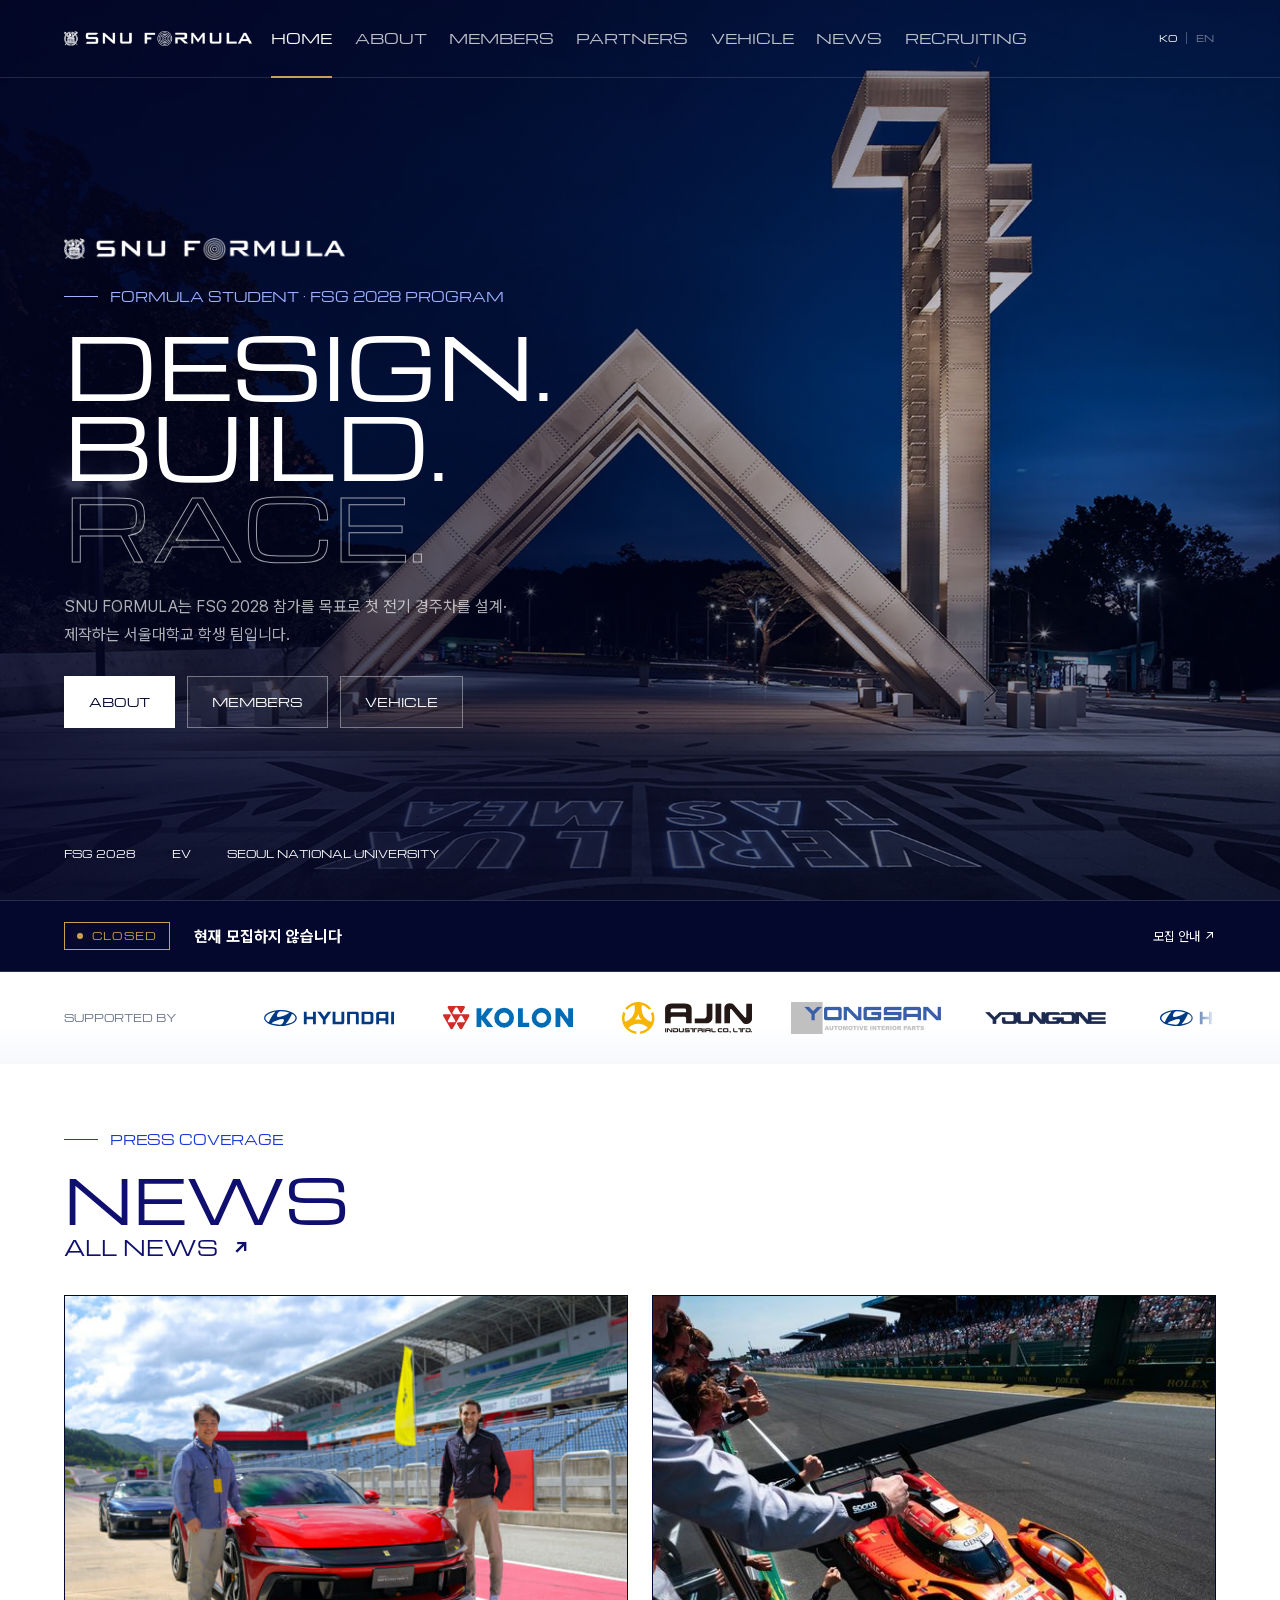
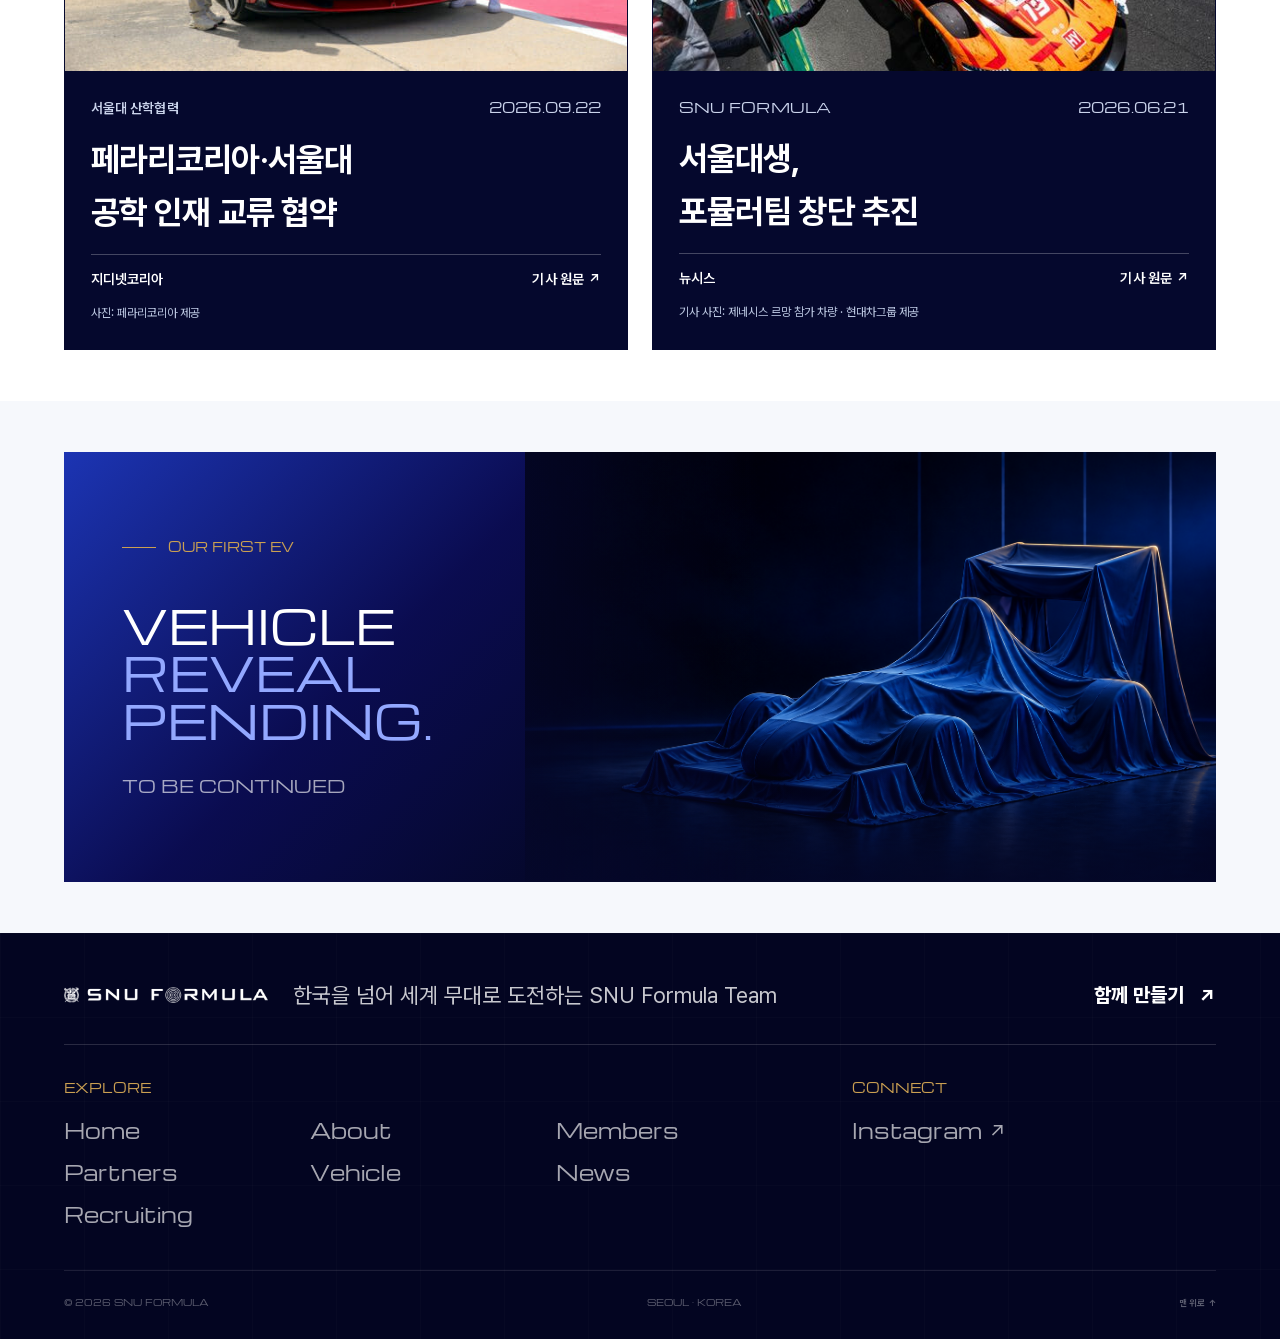
<file: index.html>
<!doctype html>
<html lang="ko">
  <head>
    <meta charset="utf-8">
    <meta name="viewport" content="width=device-width, initial-scale=1">
    <meta name="theme-color" content="#05082D">
    <meta name="description" content="SNU FORMULA — 서울대학교 포뮬러 학생 팀">
    <script>
      try {
        document.documentElement.lang =
          localStorage.getItem("snu-formula-language") || "ko";
      } catch (error) {
        document.documentElement.lang = "ko";
      }
    </script>
    <link rel="icon" href="/assets/logos/snu-formula-blue.png">
    <link rel="preload" as="image" href="/assets/img/hero/snu-gate.webp" type="image/webp">
    <link rel="stylesheet" href="/assets/styles.css?v=20261012-12">
    <link rel="stylesheet" href="/assets/mobile.css?v=20261013-1" media="(max-width: 760px)">
    <title>SNU FORMULA</title>
  </head>
  <body
    data-page="home"
    data-title-ko="SNU FORMULA | Design. Build. Race."
    data-title-en="SNU FORMULA | Design. Build. Race."
    data-description-ko="FSG 2028 참가를 목표로 첫 전기 경주차를 설계·제작하는 서울대학교 학생 팀."
    data-description-en="Seoul National University's Formula Student team developing its first electric race car with the goal of competing at FSG 2028."
  >
    <a class="skip-link" href="#main">
      <span class="lang lang-ko korean-copy">본문으로 이동</span>
      <span class="lang lang-en">Skip to content</span>
    </a>

    <main id="main" class="site-main">
      <section class="hero" id="top" aria-labelledby="home-title">
        <div class="hero-grid" aria-hidden="true"></div>
        <div class="hero-beam" aria-hidden="true"></div>
        <!-- The main gate, graded to dusk so the headline sits on top of it. -->
        <div class="hero-visual" aria-hidden="true">
          <picture>
            <source srcset="/assets/img/hero/snu-gate.webp" type="image/webp">
            <img class="hero-campus-pan" src="/assets/img/hero/snu-gate.jpg" alt="">
          </picture>
        </div>
        <div class="hero-inner">
          <div class="hero-copy">
            <a class="hero-brand-name" href="/" aria-label="SNU FORMULA home">
              <span class="snu-formula-wordmark" role="img" aria-label="SNU FORMULA"></span>
            </a>
            <div class="eyebrow light">FORMULA STUDENT · FSG 2028 PROGRAM</div>
            <h1 class="hero-title technical" id="home-title">
              <span class="lang lang-ko">DESIGN.<br>BUILD.<br><span class="outline">RACE.</span></span>
              <span class="lang lang-en">DESIGN.<br>BUILD.<br><span class="outline">RACE.</span></span>
            </h1>
            <p class="hero-subtitle">
              <span class="lang lang-ko korean-copy">SNU FORMULA는 FSG 2028 참가를 목표로 첫 전기 경주차를 설계·제작하는 서울대학교 학생 팀입니다.</span>
              <span class="lang lang-en">SNU FORMULA is Seoul National University’s Formula Student team, designing and building its first electric race car with the goal of competing at FSG 2028.</span>
            </p>
            <div class="button-row">
              <a class="button light" href="/about/">ABOUT</a>
              <a class="button outline" href="/members/">MEMBERS</a>
              <a class="button outline" href="/vehicle/">VEHICLE</a>
            </div>
          </div>
        </div>
        <div class="hero-index" aria-label="Program highlights">
          <div><strong>FSG 2028</strong></div>
          <div><strong>EV</strong></div>
          <div><strong>SEOUL NATIONAL UNIVERSITY</strong></div>
        </div>
      </section>

      <a class="home-recruitment" href="/recruiting/" data-recruitment-root data-recruitment-state="open">
        <div class="container">
          <span class="recruitment-badge" data-recruitment-badge>OPEN</span>
          <strong data-recruitment-banner-title><span class="lang lang-ko korean-copy">신규 팀원 모집 중</span><span class="lang lang-en">Recruitment open</span></strong>
          <time datetime="2026-10-30" data-recruitment-banner-deadline>~2026.10.30</time>
          <span class="home-recruitment-link"><span class="lang lang-ko korean-copy">모집 안내</span><span class="lang lang-en">DETAILS</span> <span aria-hidden="true">↗</span></span>
        </div>
      </a>

      <section class="partner-band" aria-label="SNU FORMULA partners">
        <div class="container">
          <div class="partner-band-label">SUPPORTED BY</div>
          <div class="partner-marquee">
            <div class="partner-track">
              <div class="partner-group">
                <a class="partner-logo" href="https://www.hyundai.com/worldwide/en/" target="_blank" rel="noopener noreferrer" aria-label="Visit Hyundai website"><img src="/assets/sponsors/hyundai.svg" alt="Hyundai"></a>
                <a class="partner-logo" href="https://www.kolon.com/" target="_blank" rel="noopener noreferrer" aria-label="Visit Kolon website"><img src="/assets/sponsors/kolon-en.svg" alt="Kolon"></a>
                <a class="partner-logo" href="https://www.wamc.co.kr/" target="_blank" rel="noopener noreferrer" aria-label="Visit AJIN Industrial website"><img src="/assets/sponsors/ajin.svg" alt="AJIN Industrial"></a>
                <a class="partner-logo yongsan" href="https://www.yong-san.com/" target="_blank" rel="noopener noreferrer" aria-label="Visit Yongsan website"><img src="/assets/sponsors/yongsan.png" alt="Yongsan"></a>
                <a class="partner-logo youngone" href="https://youngonecorporation.com/" target="_blank" rel="noopener noreferrer" aria-label="Visit Youngone website"><span class="youngone-wordmark" role="img" aria-label="Youngone"></span></a>
              </div>
              <div class="partner-group" aria-hidden="true">
                <a class="partner-logo" href="https://www.hyundai.com/worldwide/en/" target="_blank" rel="noopener noreferrer" tabindex="-1"><img src="/assets/sponsors/hyundai.svg" alt=""></a>
                <a class="partner-logo" href="https://www.kolon.com/" target="_blank" rel="noopener noreferrer" tabindex="-1"><img src="/assets/sponsors/kolon-en.svg" alt=""></a>
                <a class="partner-logo" href="https://www.wamc.co.kr/" target="_blank" rel="noopener noreferrer" tabindex="-1"><img src="/assets/sponsors/ajin.svg" alt=""></a>
                <a class="partner-logo yongsan" href="https://www.yong-san.com/" target="_blank" rel="noopener noreferrer" tabindex="-1"><img src="/assets/sponsors/yongsan.png" alt=""></a>
                <a class="partner-logo youngone" href="https://youngonecorporation.com/" target="_blank" rel="noopener noreferrer" tabindex="-1"><span class="youngone-wordmark" aria-hidden="true"></span></a>
              </div>
            </div>
          </div>
        </div>
      </section>

      <section class="section home-news" aria-labelledby="home-news-title">
        <div class="container">
          <div class="section-head">
            <div data-reveal>
              <div class="eyebrow">PRESS COVERAGE</div>
              <h2 class="section-title" id="home-news-title">NEWS</h2>
            </div>
            <a class="text-link" href="/news/" data-reveal>ALL NEWS<span aria-hidden="true">↗</span></a>
          </div>
          <div class="home-news-grid">
            <a class="news-card" href="https://zdnet.co.kr/view/?no=20260922151632" target="_blank" rel="noopener noreferrer" data-reveal data-reveal-delay="0">
              <div class="news-card-media"><img class="news-card-image" src="/assets/img/news/zdnet-ferrari-snu-20260922.jpg" alt="붉은 페라리 차량 양쪽에 서 있는 페라리코리아·서울대 관계자 두 명" width="639" height="426" loading="lazy" decoding="async"></div>
              <div class="news-card-body">
                <div class="news-meta"><span><span class="lang lang-ko korean-copy">서울대 산학협력</span><span class="lang lang-en">SNU INDUSTRY COLLABORATION</span></span><time datetime="2026-09-22">2026.09.22</time></div>
                <h3><span class="lang lang-ko korean-copy">페라리코리아·서울대<br>공학 인재 교류 협약</span><span class="lang lang-en">Ferrari Korea &amp; SNU<br>Engineering exchange agreement</span></h3>

                <div class="news-card-bottom"><span><span class="lang lang-ko korean-copy">지디넷코리아</span><span class="lang lang-en">ZDNET KOREA</span></span><span><span class="lang lang-ko korean-copy">기사 원문</span><span class="lang lang-en">READ ARTICLE</span> <span aria-hidden="true">↗</span></span></div>
                <span class="news-photo-credit"><span class="lang lang-ko korean-copy">사진: 페라리코리아 제공</span><span class="lang lang-en">Photo: Ferrari Korea</span></span>
              </div>
            </a>
            <a class="news-card" href="https://www.newsis.com/view/NISX20260621_0003677238" target="_blank" rel="noopener noreferrer" data-reveal data-reveal-delay="1">
              <div class="news-card-media"><img class="news-card-image news-photo-trimmed" src="/assets/img/news/newsis-formula-20260621.jpg" alt="르망 24시간 경주에 참가한 제네시스 GMR-001 차량의 기사 사진" width="720" height="479" loading="lazy" decoding="async"></div>
              <div class="news-card-body">
                <div class="news-meta"><span><span class="lang lang-ko">SNU FORMULA</span><span class="lang lang-en">SNU FORMULA</span></span><time datetime="2026-06-21">2026.06.21</time></div>
                <h3><span class="lang lang-ko korean-copy">서울대생,<br>포뮬러팀 창단 추진</span><span class="lang lang-en">SNU students prepare to<br>launch a Formula team</span></h3>

                <div class="news-card-bottom"><span><span class="lang lang-ko korean-copy">뉴시스</span><span class="lang lang-en">NEWSIS</span></span><span><span class="lang lang-ko korean-copy">기사 원문</span><span class="lang lang-en">READ ARTICLE</span> <span aria-hidden="true">↗</span></span></div>
                <span class="news-photo-credit"><span class="lang lang-ko korean-copy">기사 사진: 제네시스 르망 참가 차량 · 현대차그룹 제공</span><span class="lang lang-en">Article photo: Genesis at Le Mans · Hyundai Motor Group</span></span>
              </div>
            </a>
          </div>
        </div>
      </section>

      <section class="section paper home-intro" aria-labelledby="home-vehicle-title">
        <div class="container">
          <div class="home-vehicle-teaser">
            <div class="home-vehicle-copy">
              <span class="eyebrow gold">OUR FIRST EV</span>
              <h2 class="technical" id="home-vehicle-title">
                VEHICLE<br><span>REVEAL PENDING.</span>
              </h2>
              <p class="to-be-continued">TO BE CONTINUED</p>
            </div>
            <a class="home-vehicle-media" href="/vehicle/" aria-label="Explore the SNU FORMULA vehicle">
              <img
                src="/assets/img/vehicle-reveal-cover-v3.png"
                alt="Covered SNU FORMULA vehicle pending reveal"
                loading="lazy"
              >
            </a>
          </div>
        </div>
      </section>
    </main>

    <script src="/assets/site.js?v=20261014-2" defer></script>
    <script type="module" src="/assets/recruiting.mjs?v=20261012-13"></script>
  </body>
</html>
</file>
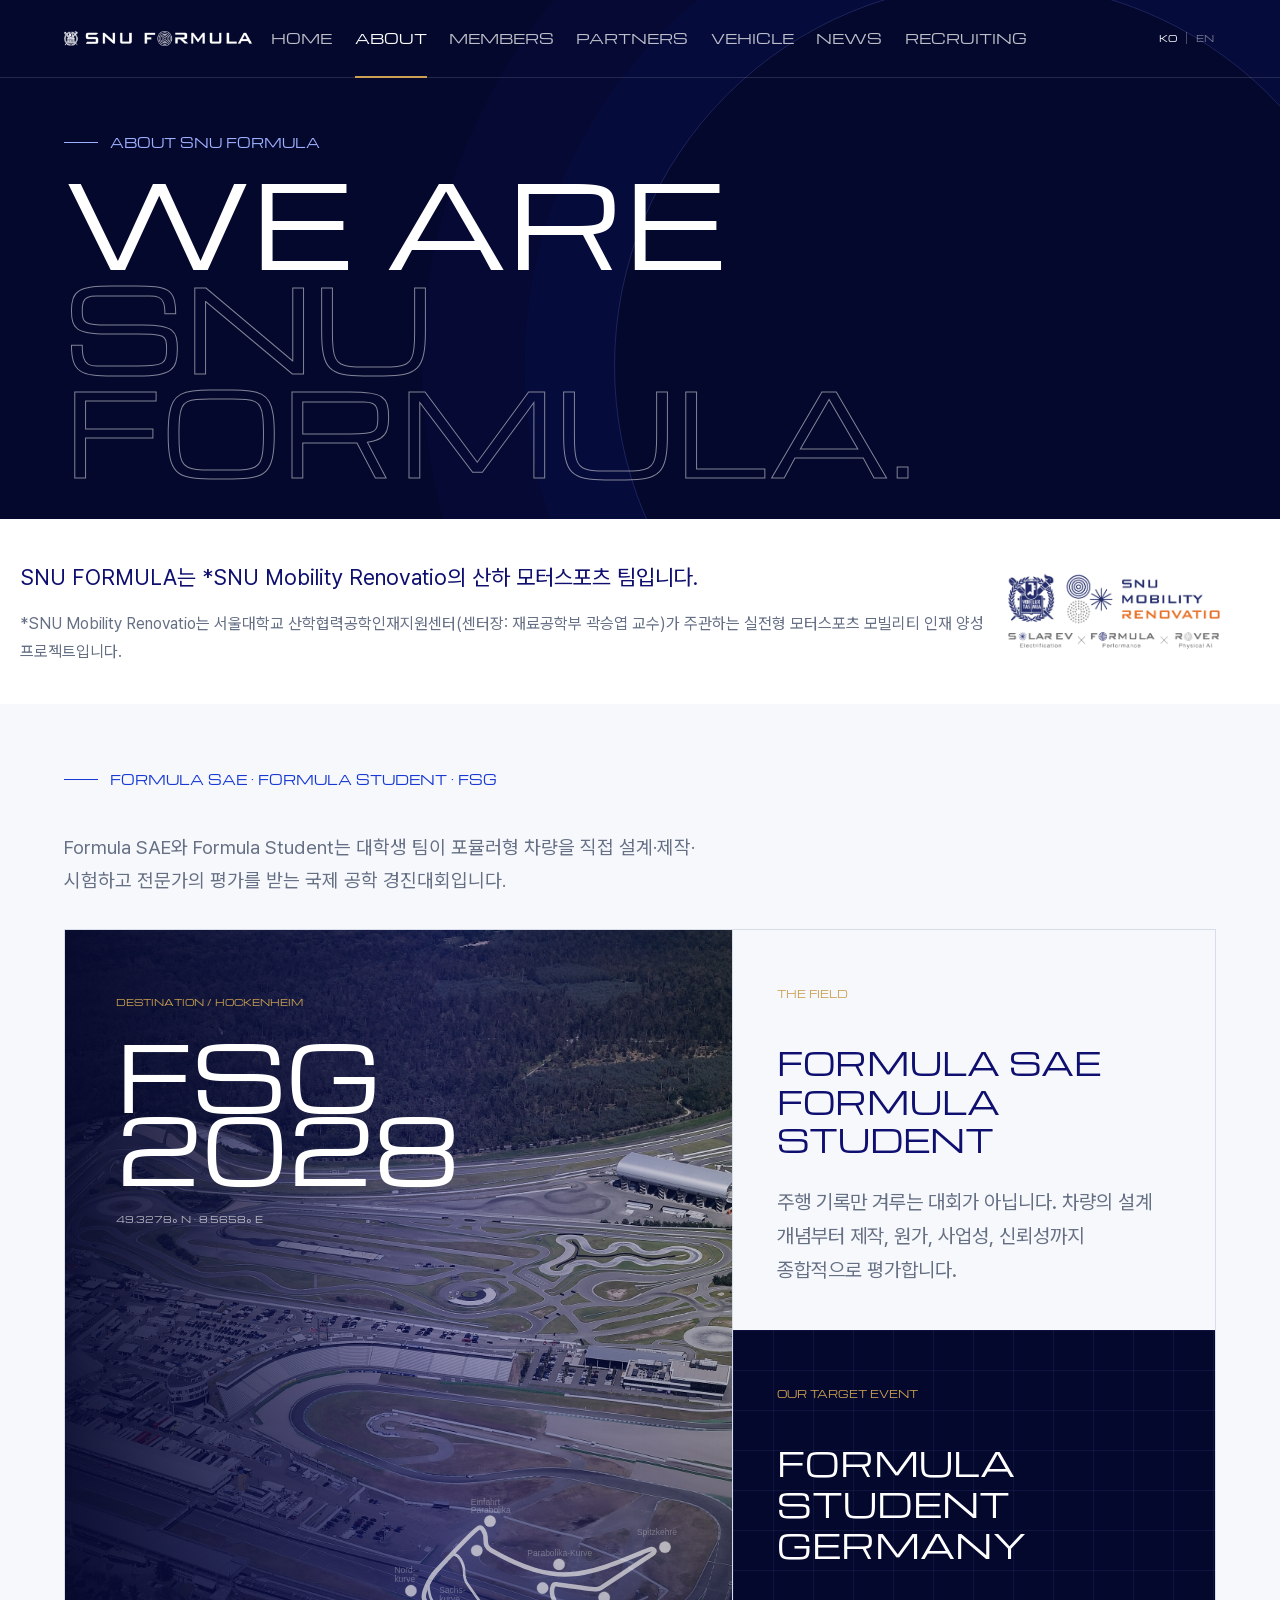
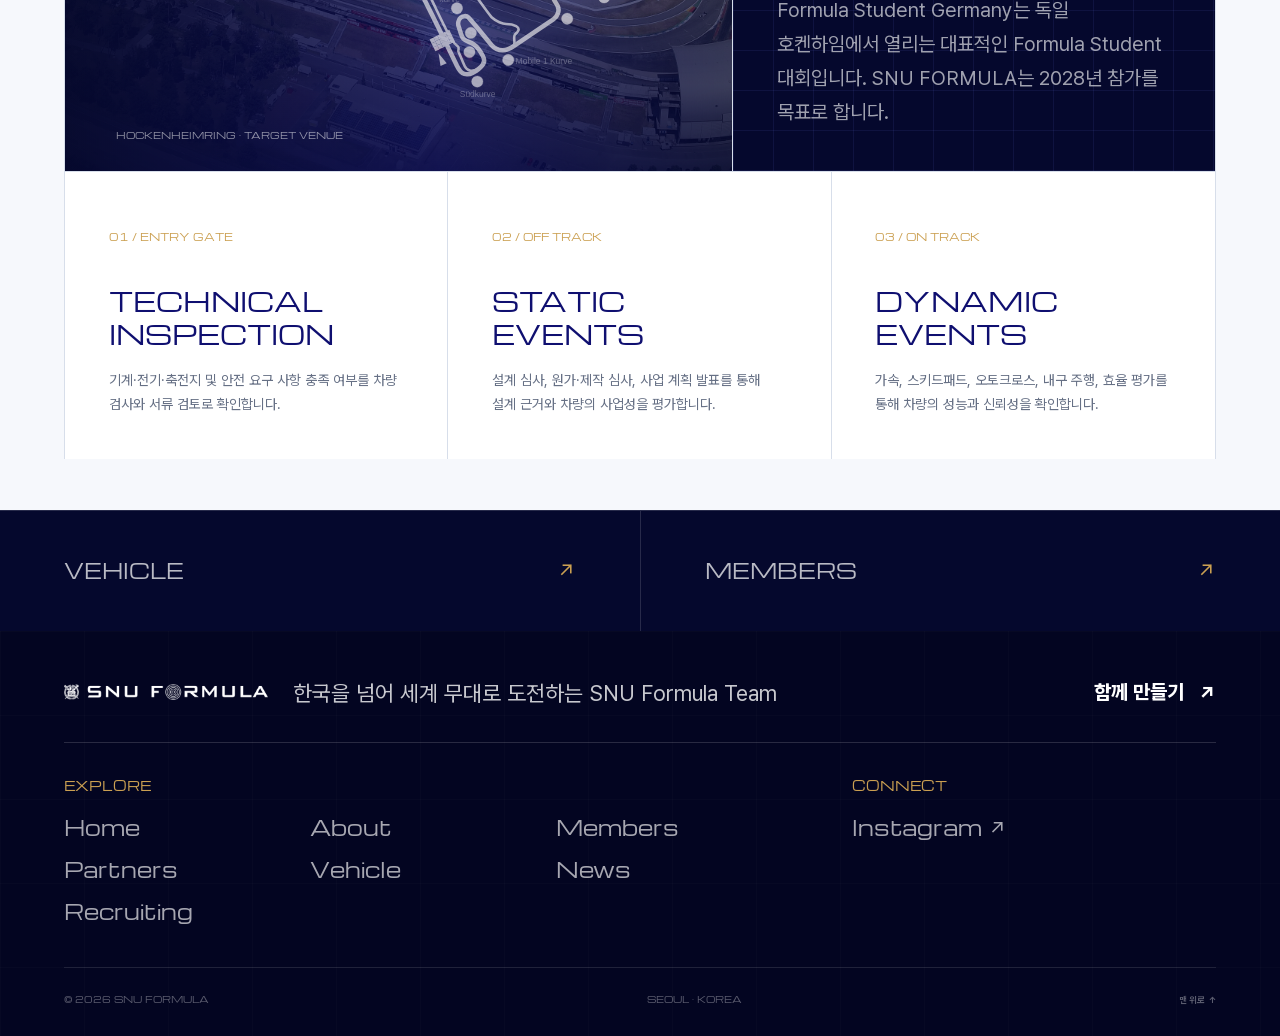
<file: about/index.html>
<!doctype html>
<html lang="ko">
  <head>
    <meta charset="utf-8">
    <meta name="viewport" content="width=device-width, initial-scale=1">
    <meta name="theme-color" content="#05082D">
    <meta name="description" content="SNU FORMULA 소개와 Formula SAE·Formula Student Germany 안내">
    <script>
      try {
        document.documentElement.lang =
          localStorage.getItem("snu-formula-language") || "ko";
      } catch (error) {
        document.documentElement.lang = "ko";
      }
    </script>
    <link rel="icon" href="/assets/logos/snu-formula-blue.png">
    <link rel="stylesheet" href="/assets/styles.css?v=20261012-12">
    <link rel="stylesheet" href="/assets/mobile.css?v=20261013-1" media="(max-width: 760px)">
    <title>About | SNU FORMULA</title>
  </head>
  <body
    data-page="about"
    data-title-ko="About | SNU FORMULA"
    data-title-en="About | SNU FORMULA"
    data-description-ko="SNU FORMULA 소개와 Formula SAE·Formula Student Germany 안내."
    data-description-en="An introduction to SNU FORMULA, Formula SAE, and Formula Student Germany."
  >
    <a class="skip-link" href="#main">
      <span class="lang lang-ko korean-copy">본문으로 이동</span>
      <span class="lang lang-en">Skip to content</span>
    </a>

    <main id="main" class="site-main">
      <section class="page-hero about-hero" id="top" aria-labelledby="about-title">
        <div class="hero-grid" aria-hidden="true"></div>
        <div class="container">
          <div class="eyebrow light">ABOUT SNU FORMULA</div>
          <h1 class="page-hero-title technical" id="about-title">
            WE ARE<br><span class="line">SNU FORMULA.</span>
          </h1>
        </div>
      </section>

      <section class="section about-affiliation" aria-label="SNU Mobility Renovatio">
        <div class="container about-affiliation-grid">
          <div class="about-affiliation-copy">
            <p><span class="lang lang-ko korean-copy">SNU FORMULA는 *SNU Mobility Renovatio의 산하 모터스포츠 팀입니다.</span><span class="lang lang-en">SNU FORMULA is a motorsport team under *SNU Mobility Renovatio.</span></p>
            <p class="affiliation-note"><span class="lang lang-ko korean-copy">*SNU Mobility Renovatio는 서울대학교 산학협력공학인재지원센터(센터장: 재료공학부 곽승엽 교수)가 주관하는 실전형 모터스포츠 모빌리티 인재 양성 프로젝트입니다.</span><span class="lang lang-en">*SNU Mobility Renovatio is a hands-on motorsport and mobility talent development project led by Seoul National University’s University–Industry Liaison Center for Engineers (Director: Professor Seung Yeop Kwak, Department of Materials Science and Engineering).</span></p>
          </div>
          <div class="about-affiliation-logo"><img src="/assets/logos/snu-mobility-renovatio.png" alt="SNU Mobility Renovatio"></div>
        </div>
      </section>

      <section class="section paper" id="road-context" aria-label="Formula SAE, Formula Student, and FSG 2028">
        <div class="container">
          <div class="section-head">
            <div data-reveal>
              <div class="eyebrow">FORMULA SAE · FORMULA STUDENT · FSG</div>
            </div>
            <p data-reveal data-reveal-delay="1">
              <span class="lang lang-ko korean-copy">Formula SAE와 Formula Student는 대학생 팀이 포뮬러형 차량을 직접 설계·제작·시험하고 전문가의 평가를 받는 국제 공학 경진대회입니다.</span>
              <span class="lang lang-en">Formula SAE and Formula Student are international engineering competitions in which university teams design, build, and test formula-style vehicles and present their work to expert judges.</span>
            </p>
          </div>
          <div class="competition-showcase">
            <figure class="competition-visual" data-reveal>
              <img class="competition-photo" src="/assets/img/fsg/hockenheim-aerial-2024.jpg" alt="Aerial view of Hockenheimring, the venue of Formula Student Germany">
              <div class="competition-photo-shade" aria-hidden="true"></div>
              <img class="competition-track" src="/assets/img/fsg/hockenheim-track.svg" alt="" aria-hidden="true">
              <div class="competition-visual-copy">
                <span>DESTINATION / HOCKENHEIM</span>
                <strong>FSG<br>2028</strong>
                <small>49.3278° N · 8.5658° E</small>
              </div>
              <figcaption>HOCKENHEIMRING · TARGET VENUE</figcaption>
            </figure>
            <div class="competition-family">
              <article class="competition-intro" data-reveal>
                <span>THE FIELD</span>
                <h3>FORMULA SAE<br>FORMULA STUDENT</h3>
                <p>
                  <span class="lang lang-ko korean-copy">주행 기록만 겨루는 대회가 아닙니다. 차량의 설계 개념부터 제작, 원가, 사업성, 신뢰성까지 종합적으로 평가합니다.</span>
                  <span class="lang lang-en">This is more than a race against the clock. Teams present and defend their vehicles’ design, manufacturing, cost, business viability, and reliability.</span>
                </p>
              </article>
              <article class="competition-target" data-reveal data-reveal-delay="1">
                <span>OUR TARGET EVENT</span>
                <strong>FORMULA STUDENT<br>GERMANY</strong>
                <p>
                  <span class="lang lang-ko korean-copy">Formula Student Germany는 독일 호켄하임에서 열리는 대표적인 Formula Student 대회입니다. SNU FORMULA는 2028년 참가를 목표로 합니다.</span>
                  <span class="lang lang-en">
                    Formula Student Germany is a leading Formula Student competition
                    held at Hockenheim. SNU FORMULA is targeting the 2028 event.
                  </span>
                </p>
              </article>
            </div>
          </div>
          <div class="competition-gates" aria-label="Formula Student competition structure">
            <article class="competition-gate" data-reveal>
              <span>01 / ENTRY GATE</span>
              <h3>TECHNICAL<br>INSPECTION</h3>
              <p>
                <span class="lang lang-ko korean-copy">기계·전기·축전지 및 안전 요구 사항 충족 여부를 차량 검사와 서류 검토로 확인합니다.</span>
                <span class="lang lang-en">Vehicles and documentation are checked for compliance with mechanical, electrical, accumulator, and safety requirements.</span>
              </p>
            </article>
            <article class="competition-gate" data-reveal data-reveal-delay="1">
              <span>02 / OFF TRACK</span>
              <h3>STATIC<br>EVENTS</h3>
              <p>
                <span class="lang lang-ko korean-copy">설계 심사, 원가·제작 심사, 사업 계획 발표를 통해 설계 근거와 차량의 사업성을 평가합니다.</span>
                <span class="lang lang-en">Engineering Design, Cost &amp; Manufacturing, and Business Plan assess the reasoning behind the design and its commercial viability.</span>
              </p>
            </article>
            <article class="competition-gate" data-reveal data-reveal-delay="2">
              <span>03 / ON TRACK</span>
              <h3>DYNAMIC<br>EVENTS</h3>
              <p>
                <span class="lang lang-ko korean-copy">가속, 스키드패드, 오토크로스, 내구 주행, 효율 평가를 통해 차량의 성능과 신뢰성을 확인합니다.</span>
                <span class="lang lang-en">Acceleration, Skid Pad, Autocross, Endurance, and Efficiency assess vehicle performance and reliability.</span>
              </p>
            </article>
          </div>
        </div>
      </section>

      <nav class="page-jump" aria-label="Continue exploring">
        <a href="/vehicle/">
          <span class="page-jump-label">VEHICLE</span>
          <span aria-hidden="true">↗</span>
        </a>
        <a href="/members/">
          <span class="page-jump-label">MEMBERS</span>
          <span aria-hidden="true">↗</span>
        </a>
      </nav>
    </main>

    <script src="/assets/site.js?v=20261014-2" defer></script>
  </body>
</html>
</file>
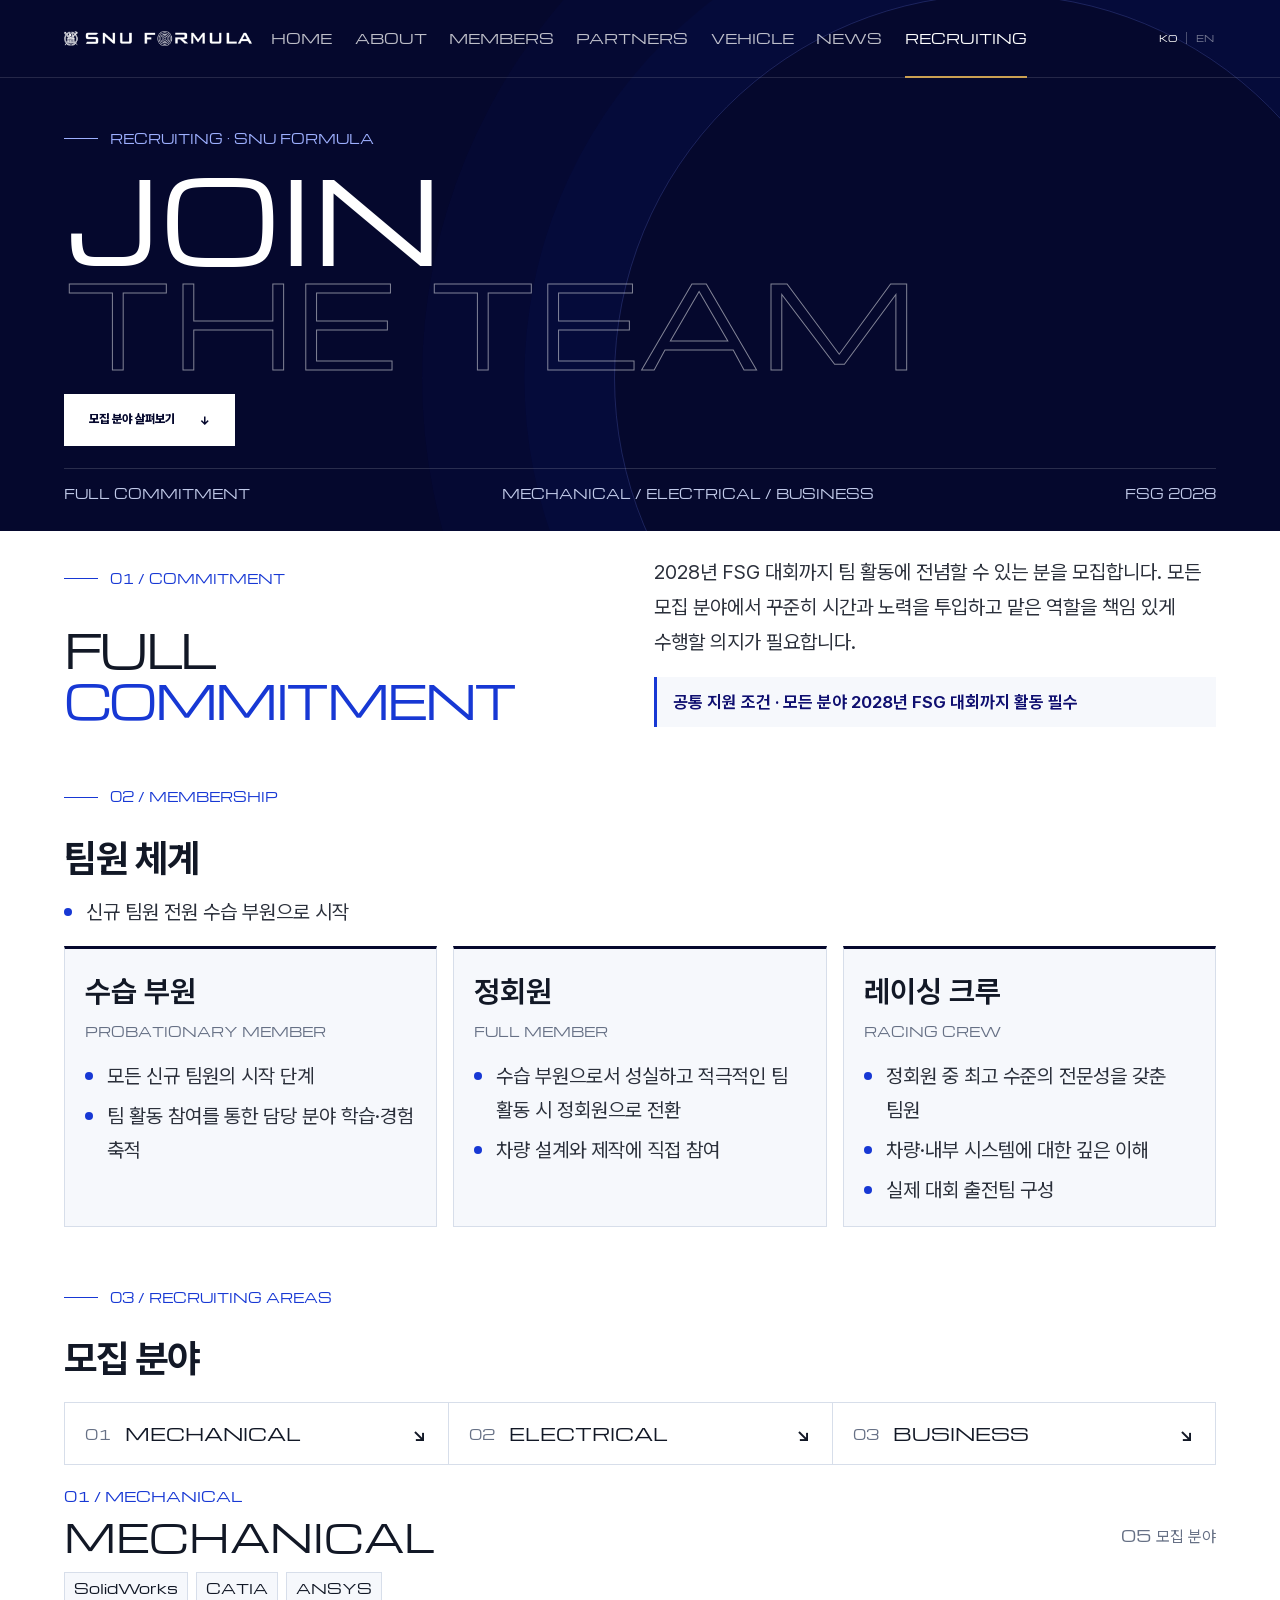
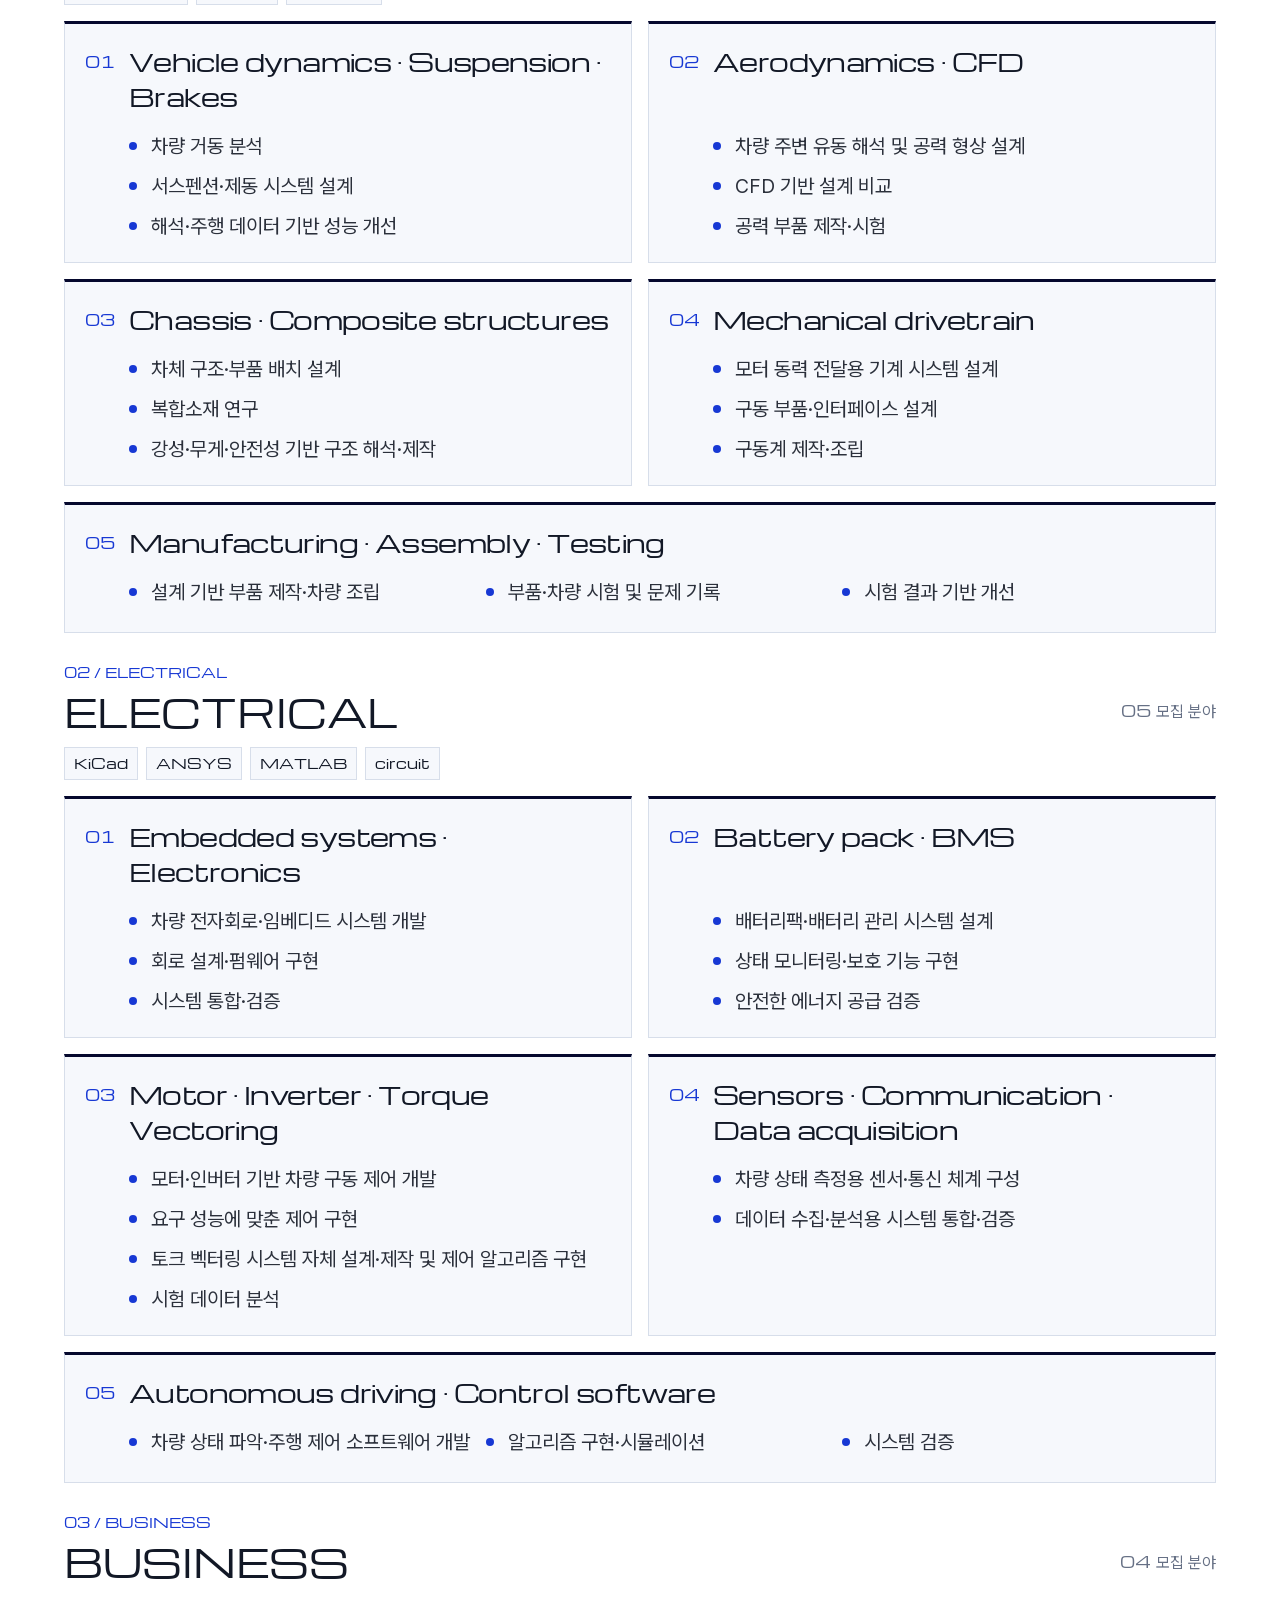
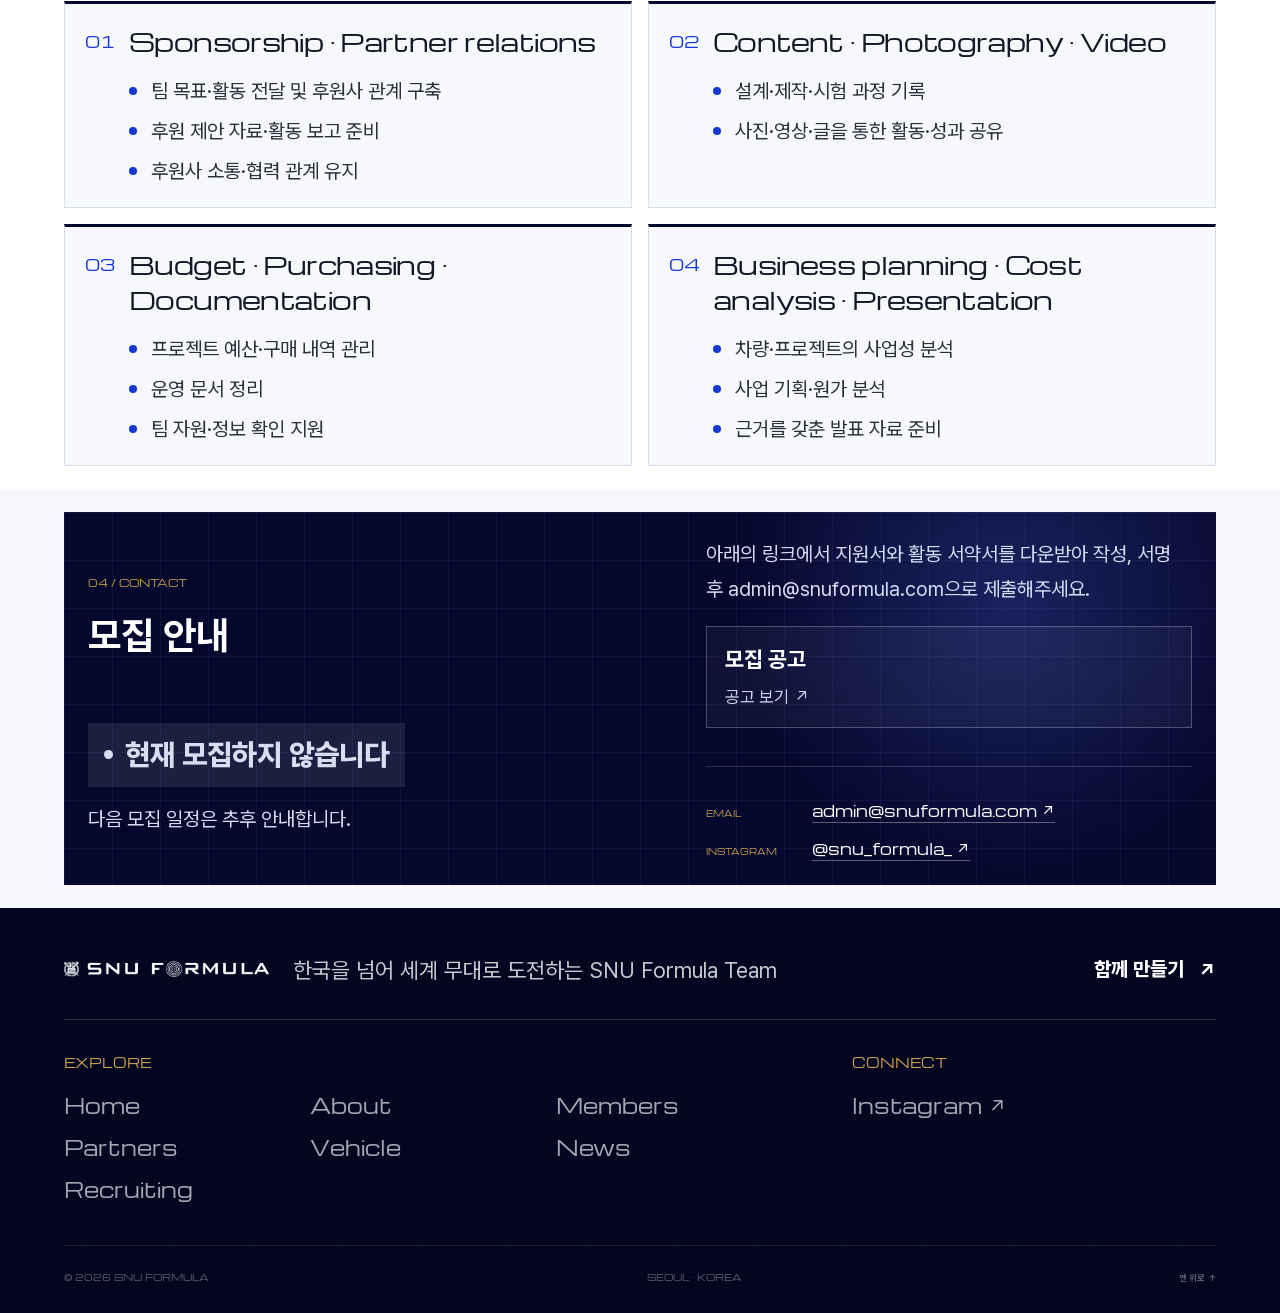
<file: join/index.html>
<!doctype html>
<html lang="ko">
  <head>
    <meta charset="utf-8">
    <meta name="viewport" content="width=device-width, initial-scale=1">
    <meta name="robots" content="noindex">
    <title>Recruiting | SNU FORMULA</title>
    <script>location.replace("/recruiting/" + location.search + location.hash);</script>
    <noscript><meta http-equiv="refresh" content="0; url=/recruiting/"></noscript>
  </head>
  <body><a href="/recruiting/">모집 안내 · Recruiting</a></body>
</html>
</file>
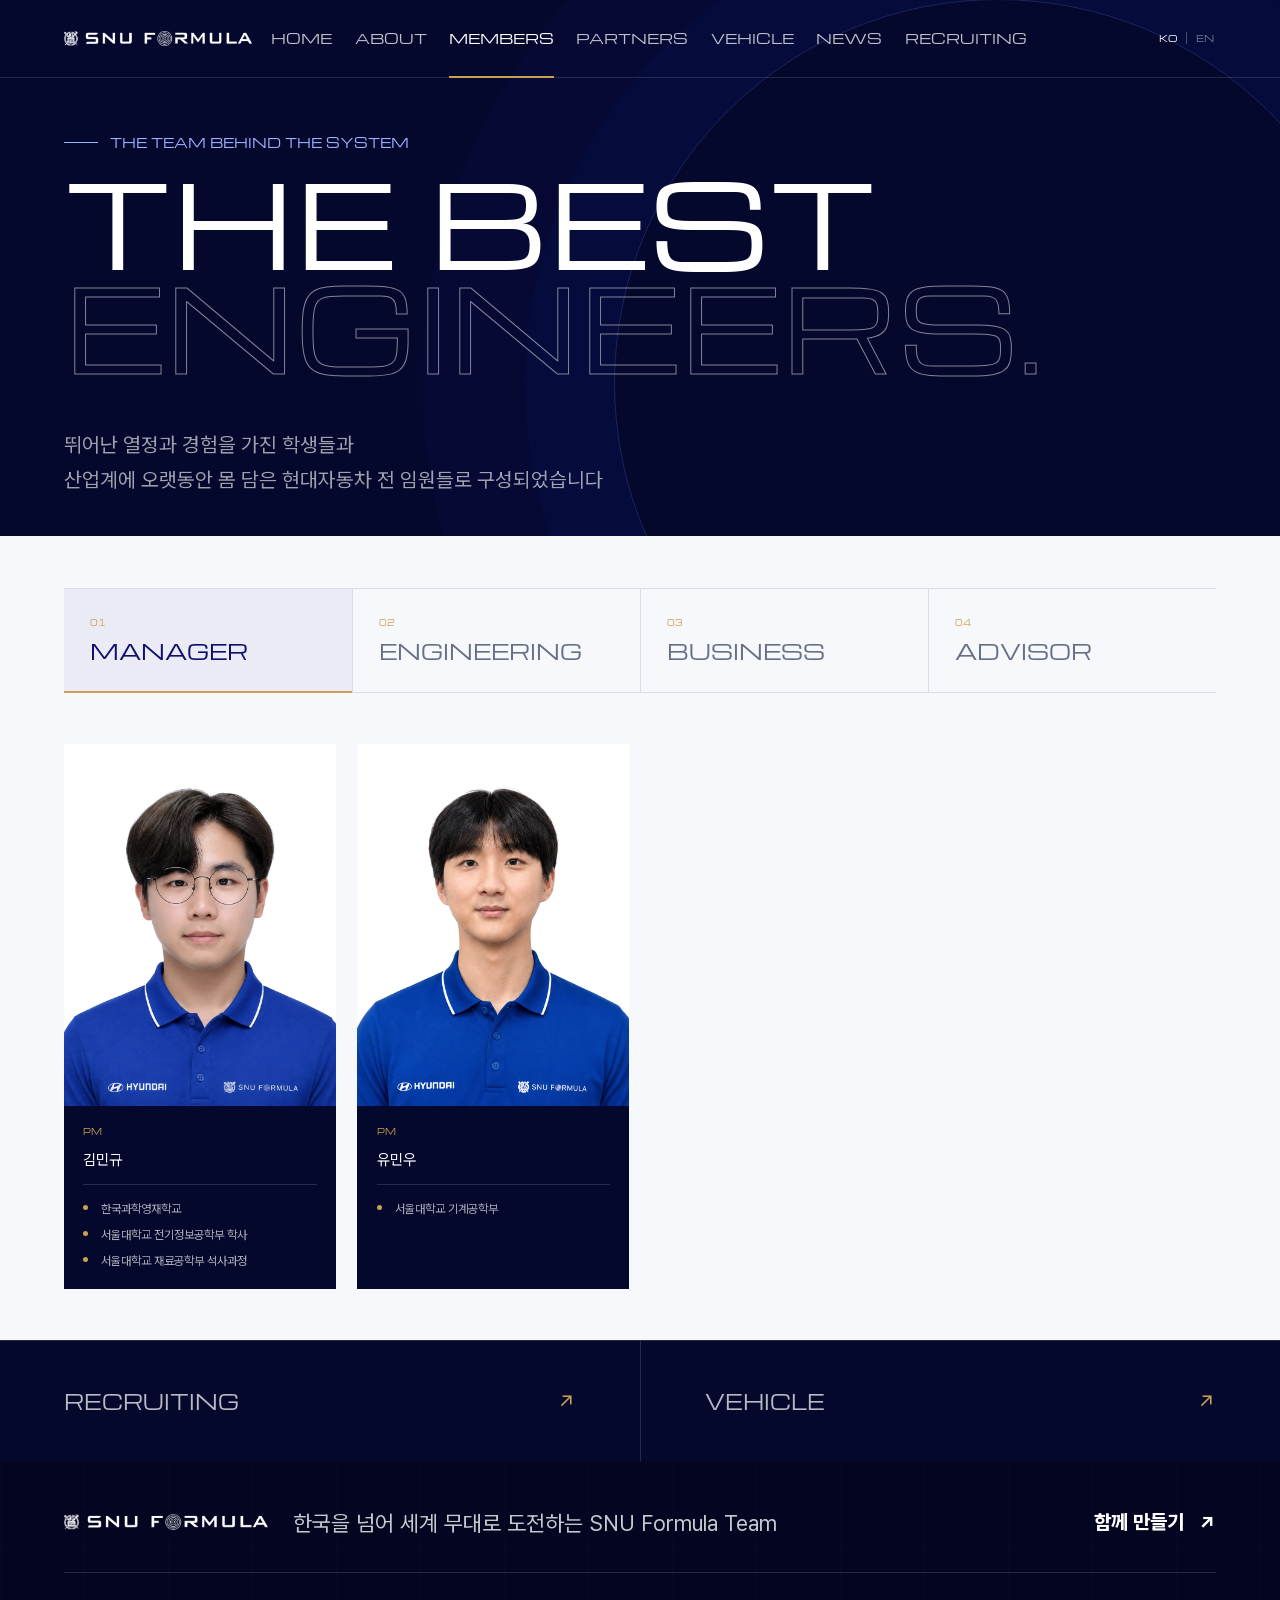
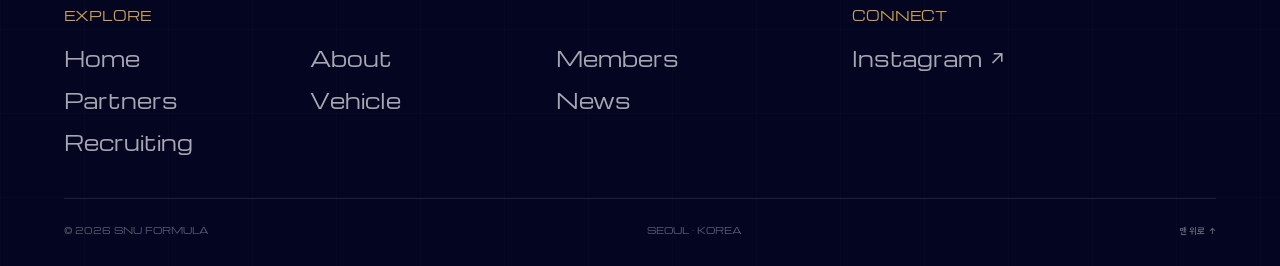
<file: members/index.html>
<!doctype html>
<html lang="ko">
  <head>
    <meta charset="utf-8">
    <meta name="viewport" content="width=device-width, initial-scale=1">
    <meta name="theme-color" content="#05082D">
    <meta name="description" content="SNU FORMULA의 운영·기술·비즈니스 팀원과 자문 교수진">
    <script>
      try {
        document.documentElement.lang =
          localStorage.getItem("snu-formula-language") || "ko";
      } catch (error) {
        document.documentElement.lang = "ko";
      }
    </script>
    <link rel="icon" href="/assets/logos/snu-formula-blue.png">
    <link rel="stylesheet" href="/assets/styles.css?v=20261012-12">
    <link rel="stylesheet" href="/assets/mobile.css?v=20261013-1" media="(max-width: 760px)">
    <title>Members | SNU FORMULA</title>
  </head>
  <body
    data-page="team"
    data-title-ko="Members | SNU FORMULA"
    data-title-en="Members | SNU FORMULA"
    data-description-ko="SNU FORMULA의 운영·기술·비즈니스 팀원과 자문 교수진."
    data-description-en="Meet SNU FORMULA’s management, engineering, and business teams and faculty advisors."
  >
    <a class="skip-link" href="#main">
      <span class="lang lang-ko korean-copy">본문으로 이동</span>
      <span class="lang lang-en">Skip to content</span>
    </a>

    <main id="main" class="site-main">
      <section class="page-hero" id="top" aria-labelledby="team-title">
        <div class="hero-grid" aria-hidden="true"></div>
        <div class="container">
          <div class="eyebrow light">THE TEAM BEHIND THE SYSTEM</div>
          <h1 class="page-hero-title technical" id="team-title">
            THE BEST<br><span class="line">ENGINEERS.</span>
          </h1>
          <div class="page-hero-bottom">
            <p>
              <span class="lang lang-ko korean-copy">뛰어난 열정과 경험을 가진 학생들과<br>산업계에 오랫동안 몸 담은 현대자동차 전 임원들로 구성되었습니다</span>
              <span class="lang lang-en">Our team brings together passionate, experienced students<br>and former Hyundai Motor executives with long careers in the industry.</span>
            </p>
          </div>
        </div>
      </section>

      <!--
        ============================================================
        TEAM — 팀 배너를 누르면 그 팀의 구성원이 나옵니다.
        ------------------------------------------------------------
        전환 동작은 /assets/site.js 의 공용 탭 핸들러가 처리합니다. 팀을
        추가하거나 이름을 바꿀 때는 아래 세 가지를 함께 맞춰야 동작합니다.

          1. 배너 버튼 : data-panel="키" / id="tab-키" / aria-controls="panel-키"
          2. 패널      : data-panel-content="키" / id="panel-키" / aria-labelledby="tab-키"
          3. 처음 열릴 팀에만 class="is-active", 나머지 패널에는 hidden,
             나머지 버튼에는 tabindex="-1" aria-selected="false"

        패널 안에는 data-reveal을 쓰지 마세요. 숨은 상태에서는 등장 애니메이션이
        걸리지 않아 탭을 눌렀을 때 내용이 늦게 나타납니다.

        ------------------------------------------------------------
        구성원을 추가할 때는 같은 팀의 카드 하나를 통째로 복사한 뒤 네 곳을
        고치면 됩니다.

          1) 사진 : <img src="/assets/img/team/members/이름.jpg">
                    파일은 /assets/img/team/members/ 에 두고, 파일명은
                    romanized-이름.jpg 형식(예: kim-minkyu.jpg)을 씁니다.
                    규격은 같은 폴더의 README.md 참고 (3:4, 900×1200, JPG).
                    alt에는 "한글이름 (ROMANIZED NAME)"을 적습니다.
          2) 이름 : .roster-name
          3) 학력 : <ul class="roster-major"> 안에 <li> 한 줄씩. 고등학교 →
                    학사 → 석사 순서로 오래된 것부터 적습니다. 고등학교가
                    없으면 그 줄만 빼면 됩니다. 카드를 눌렀을 때 뜨는 '학력'
                    항목은 이 <li>들을 그대로 옮겨 쓰므로 두 번 적지 않습니다.
          4) 활동 이력 : 카드 안 <template class="roster-activity"> 에 <li>로
                    한 줄씩, 오래된 것부터 적습니다. 양식은 전원 동일하게
                        소속 또는 제목 — 역할이나 내용 (2024.06–2025.09)
                    이고, 진행 중이면 끝을 비웁니다 (2025.09–). 연도만 아는
                    항목은 (2019) 처럼 적습니다.
                    7줄이 넘으면 site.js가 자동으로 2단으로 나눕니다.
                    비워 두면 "추후 업데이트됩니다"가 뜹니다.
                    aria-label / data-aria-ko / data-aria-en 의 이름도 함께
                    바꿔주세요. 화면 낭독기가 읽는 값입니다.

        사진이 아직 없는 구성원은 <figure class="roster-photo"> 안의 <img>
        대신 아래 한 줄을 넣으면 자리표시자가 나옵니다.
          <div class="roster-photo-empty" role="img" aria-label="Portrait pending"><span>PHOTO</span></div>

        lang-ko / lang-en 두 span은 반드시 둘 다 채워주세요. 헤더의 KO/EN
        토글이 이 둘을 서로 바꿔 보여주는 구조라, 한쪽을 비우면 그 언어에서
        해당 줄이 통째로 빈 칸이 됩니다.
        ============================================================
      -->
      <section
        class="section paper"
        id="team-structure"
        data-system-scope
        aria-label="SNU FORMULA Members"
      >
        <div class="container">
          <div
            class="team-switch"
            data-system-tabs
            data-reveal
            role="tablist"
            aria-label="Members categories"
          >
            <button
              class="team-tab is-active"
              type="button"
              data-panel="manager"
              id="tab-manager"
              role="tab"
              aria-controls="panel-manager"
              aria-selected="true"
            >
              <span class="team-tab-index">01</span>
              <span class="team-tab-name">MANAGER</span>
            </button>
            <button
              class="team-tab"
              type="button"
              data-panel="engineering"
              id="tab-engineering"
              role="tab"
              aria-controls="panel-engineering"
              aria-selected="false"
              tabindex="-1"
            >
              <span class="team-tab-index">02</span>
              <span class="team-tab-name">ENGINEERING</span>
            </button>
            <button
              class="team-tab"
              type="button"
              data-panel="business"
              id="tab-business"
              role="tab"
              aria-controls="panel-business"
              aria-selected="false"
              tabindex="-1"
            >
              <span class="team-tab-index">03</span>
              <span class="team-tab-name">BUSINESS</span>
            </button>
            <button class="team-tab" type="button" data-panel="advisor" id="tab-advisor" role="tab" aria-controls="panel-advisor" aria-selected="false" tabindex="-1">
              <span class="team-tab-index">04</span>
              <span class="team-tab-name">ADVISOR</span>
            </button>
          </div>

          <div class="team-panels" data-reveal data-reveal-delay="1">
            <!-- ============ MANAGER ============ -->
            <article
              class="team-panel is-active"
              data-roster
              data-panel-content="manager"
              id="panel-manager"
              role="tabpanel"
              aria-labelledby="tab-manager"
              tabindex="-1"
            >
              <div class="roster-grid">
                <article class="roster-card">
                  <figure class="roster-photo">
                    <img src="/assets/img/team/members/kim-minkyu.jpg" alt="김민규 (KIM MINKYU)" width="900" height="1200" loading="lazy">
                  </figure>
                  <div class="roster-card-body">
                    <span class="roster-role">PM</span>
                    <h3 class="roster-name">
                      <span class="lang lang-ko korean-copy">김민규</span>
                      <span class="lang lang-en">KIM MINKYU</span>
                    </h3>
                    <ul class="roster-major">
                      <li><span class="lang lang-ko korean-copy">한국과학영재학교</span><span class="lang lang-en">Korea Science Academy of KAIST</span></li>
                      <li><span class="lang lang-ko korean-copy">서울대학교 전기정보공학부 학사</span><span class="lang lang-en">B.S. in Electrical and Computer Engineering, SNU</span></li>
                      <li><span class="lang lang-ko korean-copy">서울대학교 재료공학부 석사과정</span><span class="lang lang-en">M.S. student in Materials Science and Engineering, SNU</span></li>
                    </ul>
                  </div>
                  <button
                    class="roster-card-toggle"
                    type="button"
                    aria-expanded="false"
                    aria-label="김민규 세부 정보 보기"
                    data-aria-ko="김민규 세부 정보 보기"
                    data-aria-en="View details for KIM MINKYU"
                  ></button>
                  <template class="roster-activity">
                    <li><span class="lang lang-ko korean-copy">한국항공대학교 R&amp;E — 하이브리드 제트엔진 드론 연구, 한국추진공학회 추계학술대회 발표 (2019)</span><span class="lang lang-en">Korea Aerospace University R&amp;E — Hybrid jet-engine drone, presented at the KSPE Fall Conference (2019)</span></li>
                    <li><span class="lang lang-ko korean-copy">일본 제27회 위성 설계 콘테스트 — 주니어 그랑프리 및 특별상 (2019)</span><span class="lang lang-en">27th Satellite Design Contest, Japan — Junior Grand Prix and Special Award (2019)</span></li>
                    <li><span class="lang lang-ko korean-copy">Odyssey of the Mind Korea — 전국대회 우승, 산업통상자원부 (2019)</span><span class="lang lang-en">Odyssey of the Mind Korea — National Champion, Ministry of Trade, Industry and Energy (2019)</span></li>
                    <li><span class="lang lang-ko korean-copy">Imperial College London 여름학교 — 공학·과학 과정 (2019)</span><span class="lang lang-en">Imperial College London Summer School — Engineering &amp; Science (2019)</span></li>
                    <li><span class="lang lang-ko korean-copy">KAIST USRG Lab — 플라잉카 프로젝트, 개인용 항공 모빌리티 플랫폼 (2020)</span><span class="lang lang-en">KAIST USRG Lab — Flying Car Project, personal air mobility platform (2020)</span></li>
                    <li><span class="lang lang-ko korean-copy">한국장학재단 대통령과학장학금 (2021)</span><span class="lang lang-en">Presidential Science Scholarship — Korea Student Aid Foundation (2021)</span></li>
                    <li><span class="lang lang-ko korean-copy">SNU RunToYou — 회장, 학생 포뮬러·전기차 개발 (2021–2024)</span><span class="lang lang-en">SNU RunToYou — President, student formula and EV development (2021–2024)</span></li>
                    <li><span class="lang lang-ko korean-copy">삼성전자 System LSI — STIP 인턴, 온디바이스 객체 탐지·양자화 (2022)</span><span class="lang lang-en">Samsung Electronics System LSI — STIP Intern, on-device object detection and quantization (2022)</span></li>
                    <li><span class="lang lang-ko korean-copy">SNAAC — 프로그램팀, 스타트업 액셀러레이팅·학생 벤처 투자 (2023–2024)</span><span class="lang lang-en">SNAAC — Program Team, startup acceleration and student venture capital (2023–2024)</span></li>
                    <li><span class="lang lang-ko korean-copy">SNU SOLAR EV — 프로젝트 매니저, 2025 Bridgestone World Solar Challenge 및 2027 프로젝트 (2024–)</span><span class="lang lang-en">SNU SOLAR EV — Project Manager, 2025 Bridgestone World Solar Challenge and the 2027 program (2024–)</span></li>
                    <li><span class="lang lang-ko korean-copy">Gwanak Analog — 엔지니어링 인턴, 태양광 자동차 MPPT·ECU 시스템 (2024–2025)</span><span class="lang lang-en">Gwanak Analog — Engineering Intern, solar-car MPPT and ECU systems (2024–2025)</span></li>
                    <li><span class="lang lang-ko korean-copy">Hyundai Motor Europe Technical Center — 연구 인턴, 배터리 전기차 에너지 효율·전력전자 (2026)</span><span class="lang lang-en">Hyundai Motor Europe Technical Center — Research Intern, BEV energy efficiency and power electronics (2026)</span></li>
                    <li><span class="lang lang-ko korean-copy">MOTOMIND — 공동 창업자, 자체 모터 드라이버 펌웨어·휴머노이드 모터 제어 (2026–)</span><span class="lang lang-en">MOTOMIND — Co-founder, firmware for in-house motor drivers and humanoid motor control (2026–)</span></li>
                    <li><span class="lang lang-ko korean-copy">SNU Mobility Renovatio — 프로젝트 매니저, 태양광 자동차·포뮬러·로보틱스 프로젝트 (2026–)</span><span class="lang lang-en">SNU Mobility Renovatio — Project Manager, solar car, Formula Student, and robotics projects (2026–)</span></li>
                  </template>
                </article>
                <article class="roster-card">
                  <figure class="roster-photo">
                    <img src="/assets/img/team/members/you-minwoo.jpg" alt="유민우 (YOU MINWOO)" width="900" height="1200" loading="lazy">
                    <img class="roster-photo-repair" src="/assets/img/team/members/you-minwoo-shirt-repair.png" alt="" aria-hidden="true" width="1086" height="1448" loading="lazy">
                  </figure>
                  <div class="roster-card-body">
                    <span class="roster-role">PM</span>
                    <h3 class="roster-name">
                      <span class="lang lang-ko korean-copy">유민우</span>
                      <span class="lang lang-en">YOU MINWOO</span>
                    </h3>
                    <ul class="roster-major">
                      <li><span class="lang lang-ko korean-copy">서울대학교 기계공학부</span><span class="lang lang-en">Mechanical Engineering, SNU</span></li>
                    </ul>
                  </div>
                  <button
                    class="roster-card-toggle"
                    type="button"
                    aria-expanded="false"
                    aria-label="유민우 세부 정보 보기"
                    data-aria-ko="유민우 세부 정보 보기"
                    data-aria-en="View details for YOU MINWOO"
                  ></button>
                  <template class="roster-activity">
                    <li><span class="lang lang-ko korean-copy">SNU SOLAR EV 2025 — 엔지니어링 매니저, 기계팀·드라이버 (2024.06–2025.09)</span><span class="lang lang-en">SNU SOLAR EV 2025 — Engineering Manager, Mechanical Team and Driver (2024.06–2025.09)</span></li>
                    <li><span class="lang lang-ko korean-copy">SNU SOLAR EV 2027 — 알럼나이 (2025.09–)</span><span class="lang lang-en">SNU SOLAR EV 2027 — Alumni member (2025.09–)</span></li>
                    <li><span class="lang lang-ko korean-copy">SNU TFC &amp; BME — 인턴 (2026.07–)</span><span class="lang lang-en">SNU TFC &amp; BME — Intern (2026.07–)</span></li>
                  </template>
                </article>
              </div>
              <div class="roster-detail" hidden>
                <button
                  class="roster-detail-close"
                  type="button"
                  aria-label="목록으로 돌아가기"
                  data-aria-ko="목록으로 돌아가기"
                  data-aria-en="Back to the list"
                >
                  <span aria-hidden="true">←</span>
                  <span class="lang lang-ko korean-copy">목록으로</span>
                  <span class="lang lang-en">BACK</span>
                </button>
                <div class="roster-detail-layout">
                  <div class="roster-detail-card"></div>
                  <div class="roster-detail-body">
                    <section class="roster-detail-block">
                      <h4>
                        <span class="lang lang-ko korean-copy">학력</span>
                        <span class="lang lang-en">EDUCATION</span>
                      </h4>
                      <ul class="roster-detail-edu"></ul>
                    </section>
                    <section class="roster-detail-block">
                      <h4>
                        <span class="lang lang-ko korean-copy">활동 이력</span>
                        <span class="lang lang-en">EXPERIENCE</span>
                      </h4>
                      <ul class="roster-detail-activity"></ul>
                    </section>
                  </div>
                </div>
              </div>
            </article>

            <!-- ============ ENGINEERING ============ -->
            <article
              class="team-panel"
              data-roster
              data-panel-content="engineering"
              id="panel-engineering"
              role="tabpanel"
              aria-labelledby="tab-engineering"
              tabindex="-1"
              hidden
            >
              <div class="roster-grid">
                <article class="roster-card">
                  <figure class="roster-photo">
                    <img src="/assets/img/team/members/kim-minwoo.jpg" alt="김민우 (KIM MINWOO)" width="900" height="1200" loading="lazy">
                  </figure>
                  <div class="roster-card-body">
                    <span class="roster-role">LEAD</span>
                    <h3 class="roster-name">
                      <span class="lang lang-ko korean-copy">김민우</span>
                      <span class="lang lang-en">KIM MINWOO</span>
                    </h3>
                    <ul class="roster-major">
                      <li><span class="lang lang-ko korean-copy">Scottish High International School</span><span class="lang lang-en">Scottish High International School</span></li>
                      <li><span class="lang lang-ko korean-copy">서울대학교 기계공학부</span><span class="lang lang-en">Mechanical Engineering, SNU</span></li>
                    </ul>
                  </div>
                  <button
                    class="roster-card-toggle"
                    type="button"
                    aria-expanded="false"
                    aria-label="김민우 세부 정보 보기"
                    data-aria-ko="김민우 세부 정보 보기"
                    data-aria-en="View details for KIM MINWOO"
                  ></button>
                  <template class="roster-activity">
                    <li><span class="lang lang-ko korean-copy">F1 in Schools India — 전국대회 우승 (2018.06–2019.12)</span><span class="lang lang-en">F1 in Schools India — National Champion (2018.06–2019.12)</span></li>
                    <li><span class="lang lang-ko korean-copy">SNU SOLAR EV 2025 — 기계팀 리드 (2024.06–2025.09)</span><span class="lang lang-en">SNU SOLAR EV 2025 — Mechanical Lead (2024.06–2025.09)</span></li>
                    <li><span class="lang lang-ko korean-copy">SNU SOLAR EV 2027 — 알럼나이 (2025.09–)</span><span class="lang lang-en">SNU SOLAR EV 2027 — Alumni member (2025.09–)</span></li>
                    <li><span class="lang lang-ko korean-copy">서울대학교 동력공학연구실 — 학부 연구생 (2026.08–)</span><span class="lang lang-en">SNU AL (automotive laboratory) — Undergraduate Researcher (2026.08–)</span></li>
                  </template>
                </article>
                <article class="roster-card">
                  <figure class="roster-photo">
                    <img src="/assets/img/team/members/kang-kyungwoon-teamwear.png" alt="강경운 (KANG KYUNGWOON)" width="900" height="1200" loading="lazy">
                  </figure>
                  <div class="roster-card-body">
                    <span class="roster-role">CHASSIS</span>
                    <h3 class="roster-name">
                      <span class="lang lang-ko korean-copy">강경운</span>
                      <span class="lang lang-en">KANG KYUNGWOON</span>
                    </h3>
                    <ul class="roster-major">
                      <li><span class="lang lang-ko korean-copy">서울대학교 기계공학부</span><span class="lang lang-en">Mechanical Engineering, SNU</span></li>
                    </ul>
                  </div>
                  <button
                    class="roster-card-toggle"
                    type="button"
                    aria-expanded="false"
                    aria-label="강경운 세부 정보 보기"
                    data-aria-ko="강경운 세부 정보 보기"
                    data-aria-en="View details for KANG KYUNGWOON"
                  ></button>
                  <template class="roster-activity">
                    <li><span class="lang lang-ko korean-copy">SNU RunToYou — 기계팀 (2022.03–)</span><span class="lang lang-en">SNU RunToYou — Mechanical Team (2022.03–)</span></li>
                    <li><span class="lang lang-ko korean-copy">BWSC Project Team 2023 — 기계팀 (2023.06–2023.11)</span><span class="lang lang-en">BWSC Project Team 2023 — Mechanical Team (2023.06–2023.11)</span></li>
                    <li><span class="lang lang-ko korean-copy">SNU SOLAR EV 2025 — 기계팀 지원 (2024.05–2025.09)</span><span class="lang lang-en">SNU SOLAR EV 2025 — Mechanical Team Supporter (2024.05–2025.09)</span></li>
                    <li><span class="lang lang-ko korean-copy">SNU SOLAR EV 2027 — 기계팀 (2025.09–)</span><span class="lang lang-en">SNU SOLAR EV 2027 — Mechanical Team (2025.09–)</span></li>
                  </template>
                </article>
                <article class="roster-card">
                  <figure class="roster-photo">
                    <img src="/assets/img/team/members/lee-gyuwon.jpg" alt="이규원 (LEE GYUWON)" width="900" height="1200" loading="lazy">
                  </figure>
                  <div class="roster-card-body">
                    <span class="roster-role">AERODYNAMICS</span>
                    <h3 class="roster-name">
                      <span class="lang lang-ko korean-copy">이규원</span>
                      <span class="lang lang-en">LEE GYUWON</span>
                    </h3>
                    <ul class="roster-major">
                      <li><span class="lang lang-ko korean-copy">세종과학예술고등학교</span><span class="lang lang-en">Sejong Science and Arts High School</span></li>
                      <li><span class="lang lang-ko korean-copy">서울대학교 항공우주공학과</span><span class="lang lang-en">Aerospace Engineering, SNU</span></li>
                    </ul>
                  </div>
                  <button
                    class="roster-card-toggle"
                    type="button"
                    aria-expanded="false"
                    aria-label="이규원 세부 정보 보기"
                    data-aria-ko="이규원 세부 정보 보기"
                    data-aria-en="View details for LEE GYUWON"
                  ></button>
                  <template class="roster-activity">
                    <li><span class="lang lang-ko korean-copy">APCP 고체 추진제 로켓 프로젝트 — 팀장 (2023)</span><span class="lang lang-en">APCP Solid Propellant Rocket Project — Team Leader (2023)</span></li>
                    <li><span class="lang lang-ko korean-copy">KAIST FDCL — 단기 인턴, 재사용 로켓 궤적 설계 (2023.07)</span><span class="lang lang-en">KAIST FDCL — Short-term Intern, reusable rocket trajectory design (2023.07)</span></li>
                    <li><span class="lang lang-ko korean-copy">SNU HANARO 로켓팀 — 추진·공력 (2025)</span><span class="lang lang-en">SNU HANARO Rocket Team — Propulsion and Aerodynamics (2025)</span></li>
                    <li><span class="lang lang-ko korean-copy">서울대학교 항공우주공학과 (2025–)</span><span class="lang lang-en">SNU Department of Aerospace Engineering (2025–)</span></li>
                    <li><span class="lang lang-ko korean-copy">서울대학교 스터디 프로젝트 — 진공 풍선의 좌굴 안정성·CFD 해석 (2026.04–2026.06)</span><span class="lang lang-en">SNU Study Project — Buckling stability and CFD analysis of a vacuum balloon (2026.04–2026.06)</span></li>
                    <li><span class="lang lang-ko korean-copy">서울대학교 경영대학 (2026–)</span><span class="lang lang-en">SNU College of Business Administration (2026–)</span></li>
                    <li><span class="lang lang-ko korean-copy">서울대학교 기술경영 (2026–)</span><span class="lang lang-en">SNU Management of Technology (2026–)</span></li>
                  </template>
                </article>
                <article class="roster-card">
                  <figure class="roster-photo">
                    <img src="/assets/img/team/members/lee-jaejun.jpg" alt="이재준 (LEE JAEJUN)" width="900" height="1200" loading="lazy">
                    <img class="roster-photo-repair" src="/assets/img/team/members/lee-jaejun-shirt-repair.png" alt="" aria-hidden="true" width="1086" height="1448" loading="lazy">
                  </figure>
                  <div class="roster-card-body">
                    <span class="roster-role">AERODYNAMICS</span>
                    <h3 class="roster-name">
                      <span class="lang lang-ko korean-copy">이재준</span>
                      <span class="lang lang-en">LEE JAEJUN</span>
                    </h3>
                    <ul class="roster-major">
                      <li><span class="lang lang-ko korean-copy">경기과학고등학교</span><span class="lang lang-en">Gyeonggi Science High School</span></li>
                      <li><span class="lang lang-ko korean-copy">서울대학교 기계공학부 학사</span><span class="lang lang-en">B.S. in Mechanical Engineering, SNU</span></li>
                      <li><span class="lang lang-ko korean-copy">취리히 연방 공과대학교(ETH Zurich) 석사과정</span><span class="lang lang-en">Master’s student, ETH Zurich (Swiss Federal Institute of Technology Zurich)</span></li>
                    </ul>
                  </div>
                  <button
                    class="roster-card-toggle"
                    type="button"
                    aria-expanded="false"
                    aria-label="이재준 세부 정보 보기"
                    data-aria-ko="이재준 세부 정보 보기"
                    data-aria-en="View details for LEE JAEJUN"
                  ></button>
                  <template class="roster-activity">
                    <li><span class="lang lang-ko korean-copy">SNU RunToYou — 기계팀 (2020.04–2021.12)</span><span class="lang lang-en">SNU RunToYou — Mechanical Team (2020.04–2021.12)</span></li>
                    <li><span class="lang lang-ko korean-copy">Energy &amp; Environmental Flow Laboratory — 연구 인턴 (2023.11–2024.12)</span><span class="lang lang-en">Energy &amp; Environmental Flow Laboratory — Research Intern (2023.11–2024.12)</span></li>
                    <li><span class="lang lang-ko korean-copy">SNU SOLAR EV 2025 — 기계팀 지원 (2024.12–2025.09)</span><span class="lang lang-en">SNU SOLAR EV 2025 — Mechanical Team Supporter (2024.12–2025.09)</span></li>
                    <li><span class="lang lang-ko korean-copy">AI Driven Simulation and Design Lab — 연구 인턴 (2025.03–2025.12)</span><span class="lang lang-en">AI Driven Simulation and Design Lab — Research Intern (2025.03–2025.12)</span></li>
                  </template>
                </article>
                <article class="roster-card">
                  <figure class="roster-photo">
                    <img src="/assets/img/team/members/yun-jonghwan.jpg" alt="윤종환 (YUN JONGHWAN)" width="900" height="1200" loading="lazy">
                  </figure>
                  <div class="roster-card-body">
                    <span class="roster-role">VEHICLE DYNAMICS</span>
                    <h3 class="roster-name">
                      <span class="lang lang-ko korean-copy">윤종환</span>
                      <span class="lang lang-en">YUN JONGHWAN</span>
                    </h3>
                    <ul class="roster-major">
                      <li><span class="lang lang-ko korean-copy">경기과학고등학교</span><span class="lang lang-en">Gyeonggi Science High School</span></li>
                      <li><span class="lang lang-ko korean-copy">서울대학교 기계공학부</span><span class="lang lang-en">Mechanical Engineering, SNU</span></li>
                    </ul>
                  </div>
                  <button
                    class="roster-card-toggle"
                    type="button"
                    aria-expanded="false"
                    aria-label="윤종환 세부 정보 보기"
                    data-aria-ko="윤종환 세부 정보 보기"
                    data-aria-en="View details for YUN JONGHWAN"
                  ></button>
                  <template class="roster-activity">
                    <li><span class="lang lang-ko korean-copy">우수 연구상 — 부총리 겸 교육부 장관 (2019)</span><span class="lang lang-en">Outstanding Research Award — Deputy Prime Minister and Minister of Education (2019)</span></li>
                    <li><span class="lang lang-ko korean-copy">구리 코팅 탄소섬유 — 물성 연구 (2019–2020)</span><span class="lang lang-en">Copper-coated carbon fiber — Material properties study (2019–2020)</span></li>
                    <li><span class="lang lang-ko korean-copy">기업 경영·운영 (2022–2024)</span><span class="lang lang-en">Company management and operations (2022–2024)</span></li>
                    <li><span class="lang lang-ko korean-copy">SNU Bio Robotics Lab — 학부 연구생 (2026.03–)</span><span class="lang lang-en">SNU Bio Robotics Lab — Undergraduate Researcher (2026.03–)</span></li>
                  </template>
                </article>
                <article class="roster-card">
                  <figure class="roster-photo">
                    <img src="/assets/img/team/members/kim-dooeun.jpg" alt="김두은 (KIM DOOEUN)" width="900" height="1200" loading="lazy">
                  </figure>
                  <div class="roster-card-body">
                    <span class="roster-role">VEHICLE DYNAMICS</span>
                    <h3 class="roster-name">
                      <span class="lang lang-ko korean-copy">김두은</span>
                      <span class="lang lang-en">KIM DOOEUN</span>
                    </h3>
                    <ul class="roster-major">
                      <li><span class="lang lang-ko korean-copy">세종과학고등학교</span><span class="lang lang-en">Sejong Science High School</span></li>
                      <li><span class="lang lang-ko korean-copy">서울대학교 기계공학부</span><span class="lang lang-en">Mechanical Engineering, SNU</span></li>
                    </ul>
                  </div>
                  <button
                    class="roster-card-toggle"
                    type="button"
                    aria-expanded="false"
                    aria-label="김두은 세부 정보 보기"
                    data-aria-ko="김두은 세부 정보 보기"
                    data-aria-en="View details for KIM DOOEUN"
                  ></button>
                  <template class="roster-activity">
                    <li><span class="lang lang-ko korean-copy">차량 후방 부착물 — 유동·저항 연구 (2023.03–2023.10)</span><span class="lang lang-en">Rear-mounted automotive attachments — Airflow and resistance study (2023.03–2023.10)</span></li>
                    <li><span class="lang lang-ko korean-copy">재난 구조 로봇 — 구동 기구 안정성 연구 (2023.03–2024.01)</span><span class="lang lang-en">Disaster relief robots — Drive mechanism stability study (2023.03–2024.01)</span></li>
                    <li><span class="lang lang-ko korean-copy">서울시 과학전람회 — 우수상 (2024)</span><span class="lang lang-en">Seoul Science Exhibition — Excellence Award (2024)</span></li>
                  </template>
                </article>
                <article class="roster-card">
                  <figure class="roster-photo">
                    <img src="/assets/img/team/members/kim-injae.jpg" alt="김인재 (KIM INJAE)" width="900" height="1200" loading="lazy">
                    <img class="roster-photo-repair" src="/assets/img/team/members/kim-injae-shirt-repair.png" alt="" aria-hidden="true" width="1086" height="1448" loading="lazy">
                  </figure>
                  <div class="roster-card-body">
                    <span class="roster-role">POWERTRAIN</span>
                    <h3 class="roster-name">
                      <span class="lang lang-ko korean-copy">김인재</span>
                      <span class="lang lang-en">KIM INJAE</span>
                    </h3>
                    <ul class="roster-major">
                      <li><span class="lang lang-ko korean-copy">서울대학교 기계공학부</span><span class="lang lang-en">Mechanical Engineering, SNU</span></li>
                    </ul>
                  </div>
                  <button
                    class="roster-card-toggle"
                    type="button"
                    aria-expanded="false"
                    aria-label="김인재 세부 정보 보기"
                    data-aria-ko="김인재 세부 정보 보기"
                    data-aria-en="View details for KIM INJAE"
                  ></button>
                  <template class="roster-activity">
                    <li><span class="lang lang-ko korean-copy">SNU RunToYou — 기계팀 (2022.03–)</span><span class="lang lang-en">SNU RunToYou — Mechanical Team (2022.03–)</span></li>
                    <li><span class="lang lang-ko korean-copy">BWSC Project Team 2023 — 기계팀 (2023.06–2023.11)</span><span class="lang lang-en">BWSC Project Team 2023 — Mechanical Team (2023.06–2023.11)</span></li>
                    <li><span class="lang lang-ko korean-copy">Bynarical — 연구원·PCB 설계자 (2025.09–2026.02)</span><span class="lang lang-en">Bynarical — Researcher and PCB Designer (2025.09–2026.02)</span></li>
                    <li><span class="lang lang-ko korean-copy">SNU SOLAR EV 2027 — 전기팀 리드 (2025.11–)</span><span class="lang lang-en">SNU SOLAR EV 2027 — Electrical Lead (2025.11–)</span></li>
                  </template>
                </article>
                <article class="roster-card">
                  <figure class="roster-photo">
                    <img src="/assets/img/team/members/cho-yongwoo.jpg" alt="조용우 (CHO YONGWOO)" width="900" height="1200" loading="lazy">
                    <img class="roster-photo-repair" src="/assets/img/team/members/cho-yongwoo-shirt-repair.png" alt="" aria-hidden="true" width="1086" height="1448" loading="lazy">
                  </figure>
                  <div class="roster-card-body">
                    <span class="roster-role">POWERTRAIN</span>
                    <h3 class="roster-name">
                      <span class="lang lang-ko korean-copy">조용우</span>
                      <span class="lang lang-en">CHO YONGWOO</span>
                    </h3>
                    <ul class="roster-major">
                      <li><span class="lang lang-ko korean-copy">서울과학고등학교</span><span class="lang lang-en">Seoul Science High School</span></li>
                      <li><span class="lang lang-ko korean-copy">서울대학교 식물생산과학부</span><span class="lang lang-en">Plant Science, SNU</span></li>
                    </ul>
                  </div>
                  <button
                    class="roster-card-toggle"
                    type="button"
                    aria-expanded="false"
                    aria-label="조용우 세부 정보 보기"
                    data-aria-ko="조용우 세부 정보 보기"
                    data-aria-en="View details for CHO YONGWOO"
                  ></button>
                  <template class="roster-activity">
                    <li><span class="lang lang-ko korean-copy">Hanwha Science Challenge — 대상 (2023)</span><span class="lang lang-en">Hanwha Science Challenge — Grand Prize (2023)</span></li>
                    <li><span class="lang lang-ko korean-copy">사이클로이드 프로펠러 기구 최적화 (2023–2024)</span><span class="lang lang-en">Cycloidal propeller mechanism optimization (2023–2024)</span></li>
                    <li><span class="lang lang-ko korean-copy">삼성 휴먼테크 논문대상 — 은상 (2024)</span><span class="lang lang-en">Samsung HumanTech Paper Award — Silver Prize (2024)</span></li>
                    <li><span class="lang lang-ko korean-copy">IEEE Access — 3D 프린팅 경량 메타물질 흡수체 논문 공저 (2025)</span><span class="lang lang-en">IEEE Access — Co-author, 3D-printed lightweight metamaterial absorber (2025)</span></li>
                    <li><span class="lang lang-ko korean-copy">Peoples League — 하드웨어 엔지니어링 인턴 (2025.01–2025.02)</span><span class="lang lang-en">Peoples League — Hardware Engineering Intern (2025.01–2025.02)</span></li>
                    <li><span class="lang lang-ko korean-copy">EXSCI — R 소프트웨어 개발자 (2025.06–2025.09)</span><span class="lang lang-en">EXSCI — R Software Developer (2025.06–2025.09)</span></li>
                    <li><span class="lang lang-ko korean-copy">Metafarmers — 하드웨어 엔지니어링 인턴 (2025.09–2025.12)</span><span class="lang lang-en">Metafarmers — Hardware Engineering Intern (2025.09–2025.12)</span></li>
                    <li><span class="lang lang-ko korean-copy">SNU SOLAR EV — 하드웨어·시스템 엔지니어 (2025.11–)</span><span class="lang lang-en">SNU SOLAR EV — Hardware and Systems Engineer (2025.11–)</span></li>
                  </template>
                </article>
              </div>
              <div class="roster-detail" hidden>
                <button
                  class="roster-detail-close"
                  type="button"
                  aria-label="목록으로 돌아가기"
                  data-aria-ko="목록으로 돌아가기"
                  data-aria-en="Back to the list"
                >
                  <span aria-hidden="true">←</span>
                  <span class="lang lang-ko korean-copy">목록으로</span>
                  <span class="lang lang-en">BACK</span>
                </button>
                <div class="roster-detail-layout">
                  <div class="roster-detail-card"></div>
                  <div class="roster-detail-body">
                    <section class="roster-detail-block">
                      <h4>
                        <span class="lang lang-ko korean-copy">학력</span>
                        <span class="lang lang-en">EDUCATION</span>
                      </h4>
                      <ul class="roster-detail-edu"></ul>
                    </section>
                    <section class="roster-detail-block">
                      <h4>
                        <span class="lang lang-ko korean-copy">활동 이력</span>
                        <span class="lang lang-en">EXPERIENCE</span>
                      </h4>
                      <ul class="roster-detail-activity"></ul>
                    </section>
                  </div>
                </div>
              </div>
            </article>

            <!-- ============ BUSINESS ============ -->
            <article
              class="team-panel"
              data-roster
              data-panel-content="business"
              id="panel-business"
              role="tabpanel"
              aria-labelledby="tab-business"
              tabindex="-1"
              hidden
            >
              <div class="roster-grid">
                <article class="roster-card">
                  <figure class="roster-photo">
                    <img src="/assets/img/team/members/oh-songwoo.jpg" alt="오송우 (OH SONGWOO)" width="900" height="1200" loading="lazy">
                  </figure>
                  <div class="roster-card-body">
                    <span class="roster-role">LEAD</span>
                    <h3 class="roster-name">
                      <span class="lang lang-ko korean-copy">오송우</span>
                      <span class="lang lang-en">OH SONGWOO</span>
                    </h3>
                    <ul class="roster-major">
                      <li><span class="lang lang-ko korean-copy">서울대학교 철학과</span><span class="lang lang-en">Philosophy, SNU</span></li>
                    </ul>
                  </div>
                  <button
                    class="roster-card-toggle"
                    type="button"
                    aria-expanded="false"
                    aria-label="오송우 세부 정보 보기"
                    data-aria-ko="오송우 세부 정보 보기"
                    data-aria-en="View details for OH SONGWOO"
                  ></button>
                  <template class="roster-activity">
                    <li><span class="lang lang-ko korean-copy">SNU RunToYou — 기업 협력 매니저 (2023.03–2024.02)</span><span class="lang lang-en">SNU RunToYou — Corporate Partnership Manager (2023.03–2024.02)</span></li>
                    <li><span class="lang lang-ko korean-copy">SNAAC — 프로그램팀 리드 (2023.09–2024.08)</span><span class="lang lang-en">SNAAC — Program Team Lead (2023.09–2024.08)</span></li>
                    <li><span class="lang lang-ko korean-copy">서울대학교기술지주 — 투자팀 리서치 어시스턴트 인턴 (2024.01–2024.05)</span><span class="lang lang-en">SNU Tech Holdings — Investment Team Research Assistant Intern (2024.01–2024.05)</span></li>
                    <li><span class="lang lang-ko korean-copy">Murex Partners — VC 투자팀 리서치 어시스턴트 인턴 (2024.07–2024.12)</span><span class="lang lang-en">Murex Partners — VC Investment Team Research Assistant Intern (2024.07–2024.12)</span></li>
                    <li><span class="lang lang-ko korean-copy">서울대학교 산학협력 공학인재 지원센터 — 팀 매니저 (2025.02–)</span><span class="lang lang-en">SNU University–Industry Liaison Center for Engineers — Team Manager (2025.02–)</span></li>
                    <li><span class="lang lang-ko korean-copy">SNU SOLAR EV 2027</span><span class="lang lang-en">SNU SOLAR EV 2027</span></li>
                  </template>
                </article>
              </div>
              <div class="roster-detail" hidden>
                <button
                  class="roster-detail-close"
                  type="button"
                  aria-label="목록으로 돌아가기"
                  data-aria-ko="목록으로 돌아가기"
                  data-aria-en="Back to the list"
                >
                  <span aria-hidden="true">←</span>
                  <span class="lang lang-ko korean-copy">목록으로</span>
                  <span class="lang lang-en">BACK</span>
                </button>
                <div class="roster-detail-layout">
                  <div class="roster-detail-card"></div>
                  <div class="roster-detail-body">
                    <section class="roster-detail-block">
                      <h4>
                        <span class="lang lang-ko korean-copy">학력</span>
                        <span class="lang lang-en">EDUCATION</span>
                      </h4>
                      <ul class="roster-detail-edu"></ul>
                    </section>
                    <section class="roster-detail-block">
                      <h4>
                        <span class="lang lang-ko korean-copy">활동 이력</span>
                        <span class="lang lang-en">EXPERIENCE</span>
                      </h4>
                      <ul class="roster-detail-activity"></ul>
                    </section>
                  </div>
                </div>
              </div>
            </article>
            <!-- Advisor biographies are readable directly, with no portrait or detail button. -->
            <article class="team-panel" data-panel-content="advisor" id="panel-advisor" role="tabpanel" aria-labelledby="tab-advisor" tabindex="-1" hidden>
              <div class="advisor-grid">
                <article class="advisor-card">
                  <span class="advisor-role">FACULTY ADVISOR</span>
                  <h3><span class="lang lang-ko korean-copy">곽승엽</span><span class="lang lang-en">SEUNG YEOP KWAK</span></h3>
                  <ul>
                    <li><span class="lang lang-ko korean-copy">서울대학교 재료공학부 교수</span><span class="lang lang-en">Professor, Department of Materials Science and Engineering, SNU</span></li>
                    <li><span class="lang lang-ko korean-copy">서울대학교 산학협력 공학인재 지원센터장</span><span class="lang lang-en">Director, SNU University–Industry Liaison Center for Engineers</span></li>
                    <li><span class="lang lang-ko korean-copy">SNU Mobility Renovatio 단장</span><span class="lang lang-en">Director, SNU Mobility Renovatio</span></li>
                  </ul>
                </article>
                <article class="advisor-card">
                  <span class="advisor-role">ADVISOR</span>
                  <h3><span class="lang lang-ko korean-copy">양희원</span><span class="lang lang-en">HEUI WON YANG</span></h3>
                  <ul>
                    <li><span class="lang lang-ko korean-copy">서울대학교 산학협력중점교수</span><span class="lang lang-en">Industry–University Cooperation Professor, Seoul National University</span></li>
                    <li><span class="lang lang-ko korean-copy">(前) 현대자동차 사장</span><span class="lang lang-en">Former President, Hyundai Motor</span></li>
                    <li><span class="lang lang-ko korean-copy">(前) 현대자동차·기아 연구개발본부장</span><span class="lang lang-en">Former Head of R&amp;D, Hyundai Motor and Kia</span></li>
                    <li><span class="lang lang-ko korean-copy">(前) 남양연구소 연구개발 총괄</span><span class="lang lang-en">Former Head of R&amp;D, Namyang Research Center</span></li>
                  </ul>
                </article>
                <article class="advisor-card">
                  <span class="advisor-role">ADVISOR</span>
                  <h3><span class="lang lang-ko korean-copy">송민규</span><span class="lang lang-en">MIKE SONG</span></h3>
                  <ul>
                    <li><span class="lang lang-ko korean-copy">서울대학교 산학협력중점교수</span><span class="lang lang-en">Industry–University Cooperation Professor, Seoul National University</span></li>
                    <li><span class="lang lang-ko korean-copy">(前) 현대자동차 부사장</span><span class="lang lang-en">Former Vice President, Hyundai Motor</span></li>
                    <li><span class="lang lang-ko korean-copy">(前) 현대자동차 제네시스사업본부장</span><span class="lang lang-en">Former Head of the Genesis Business Division, Hyundai Motor</span></li>
                    <li><span class="lang lang-ko korean-copy">(前) 제네시스 최고운영책임자(COO)</span><span class="lang lang-en">Former Chief Operating Officer, Genesis</span></li>
                  </ul>
                </article>
              </div>
            </article>
          </div>
        </div>
      </section>

      <nav class="page-jump" aria-label="Continue exploring">
        <a href="/recruiting/">
          <span class="page-jump-label">RECRUITING</span>
          <span aria-hidden="true">↗</span>
        </a>
        <a href="/vehicle/">
          <span class="page-jump-label">VEHICLE</span>
          <span aria-hidden="true">↗</span>
        </a>
      </nav>
    </main>

    <script src="/assets/site.js?v=20261014-2" defer></script>
  </body>
</html>
</file>
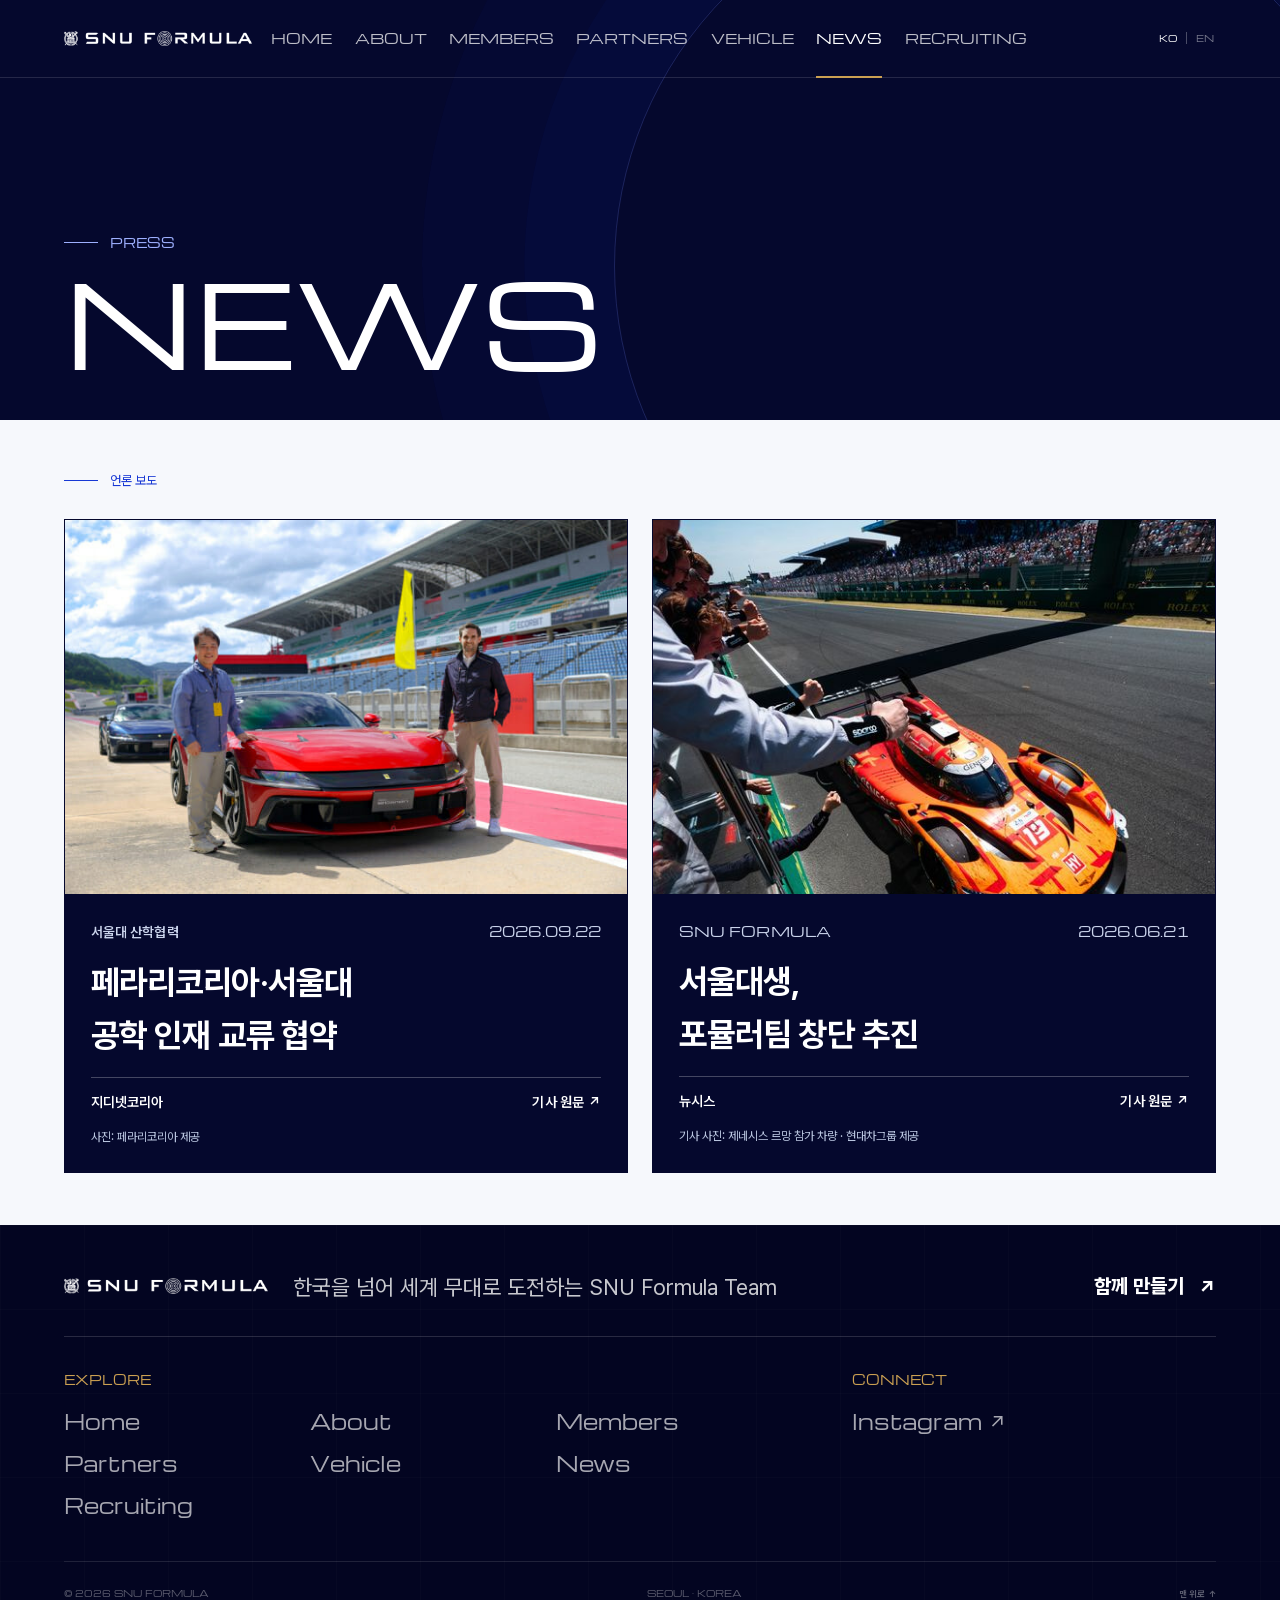
<file: news/index.html>
<!doctype html>
<html lang="ko">
  <head>
    <meta charset="utf-8">
    <meta name="viewport" content="width=device-width, initial-scale=1">
    <meta name="theme-color" content="#05082D">
    <meta name="description" content="SNU FORMULA와 서울대학교 산학협력 관련 보도.">
    <script>
      try {
        document.documentElement.lang = localStorage.getItem("snu-formula-language") || "ko";
      } catch (error) {
        document.documentElement.lang = "ko";
      }
    </script>
    <link rel="icon" href="/assets/logos/snu-formula-blue.png">
    <link rel="stylesheet" href="/assets/styles.css?v=20261012-12">
    <link rel="stylesheet" href="/assets/mobile.css?v=20261013-1" media="(max-width: 760px)">
    <title>NEWS | SNU FORMULA</title>
  </head>
  <body data-page="news" data-title-ko="NEWS | SNU FORMULA" data-title-en="NEWS | SNU FORMULA"
    data-description-ko="SNU FORMULA와 서울대학교 산학협력 관련 보도."
    data-description-en="Coverage of SNU FORMULA and industry collaboration at Seoul National University.">
    <a class="skip-link" href="#main"><span class="lang lang-ko korean-copy">본문으로 이동</span><span class="lang lang-en">Skip to content</span></a>
    <main id="main" class="site-main">
      <section class="page-hero news-hero" id="top" aria-labelledby="news-title">
        <div class="hero-grid" aria-hidden="true"></div>
        <div class="container">
          <div class="eyebrow light">PRESS</div>
          <h1 class="page-hero-title technical" id="news-title">NEWS</h1>
        </div>
      </section>

      <section class="section paper" aria-labelledby="coverage-title">
        <div class="container">
          <div class="news-section-head">
            <h2 class="eyebrow" id="coverage-title"><span class="lang lang-ko korean-copy">언론 보도</span><span class="lang lang-en">PRESS COVERAGE</span></h2>
          </div>
          <div class="news-grid">
            <a class="news-card" href="https://zdnet.co.kr/view/?no=20260922151632" target="_blank" rel="noopener noreferrer" data-reveal data-reveal-delay="0">
              <div class="news-card-media"><img class="news-card-image" src="/assets/img/news/zdnet-ferrari-snu-20260922.jpg" alt="붉은 페라리 차량 양쪽에 서 있는 페라리코리아·서울대 관계자 두 명" width="639" height="426" loading="lazy" decoding="async"></div>
              <div class="news-card-body">
                <div class="news-meta"><span><span class="lang lang-ko korean-copy">서울대 산학협력</span><span class="lang lang-en">SNU INDUSTRY COLLABORATION</span></span><time datetime="2026-09-22">2026.09.22</time></div>
                <h3><span class="lang lang-ko korean-copy">페라리코리아·서울대<br>공학 인재 교류 협약</span><span class="lang lang-en">Ferrari Korea &amp; SNU<br>Engineering exchange agreement</span></h3>
                <div class="news-card-bottom"><span><span class="lang lang-ko korean-copy">지디넷코리아</span><span class="lang lang-en">ZDNET KOREA</span></span><span><span class="lang lang-ko korean-copy">기사 원문</span><span class="lang lang-en">READ ARTICLE</span> <span aria-hidden="true">↗</span></span></div>
                <span class="news-photo-credit"><span class="lang lang-ko korean-copy">사진: 페라리코리아 제공</span><span class="lang lang-en">Photo: Ferrari Korea</span></span>
              </div>
            </a>
            <a class="news-card" href="https://www.newsis.com/view/NISX20260621_0003677238" target="_blank" rel="noopener noreferrer" data-reveal data-reveal-delay="1">
              <div class="news-card-media"><img class="news-card-image news-photo-trimmed" src="/assets/img/news/newsis-formula-20260621.jpg" alt="르망 24시간 경주에 참가한 제네시스 GMR-001 차량의 기사 사진" width="720" height="479" loading="lazy" decoding="async"></div>
              <div class="news-card-body">
                <div class="news-meta"><span><span class="lang lang-ko">SNU FORMULA</span><span class="lang lang-en">SNU FORMULA</span></span><time datetime="2026-06-21">2026.06.21</time></div>
                <h3><span class="lang lang-ko korean-copy">서울대생,<br>포뮬러팀 창단 추진</span><span class="lang lang-en">SNU students prepare to<br>launch a Formula team</span></h3>
                <div class="news-card-bottom"><span><span class="lang lang-ko korean-copy">뉴시스</span><span class="lang lang-en">NEWSIS</span></span><span><span class="lang lang-ko korean-copy">기사 원문</span><span class="lang lang-en">READ ARTICLE</span> <span aria-hidden="true">↗</span></span></div>
                <span class="news-photo-credit"><span class="lang lang-ko korean-copy">기사 사진: 제네시스 르망 참가 차량 · 현대차그룹 제공</span><span class="lang lang-en">Article photo: Genesis at Le Mans · Hyundai Motor Group</span></span>
              </div>
            </a>
          </div>
        </div>
      </section>
    </main>
    <script src="/assets/site.js?v=20261014-2" defer></script>
  </body>
</html>
</file>
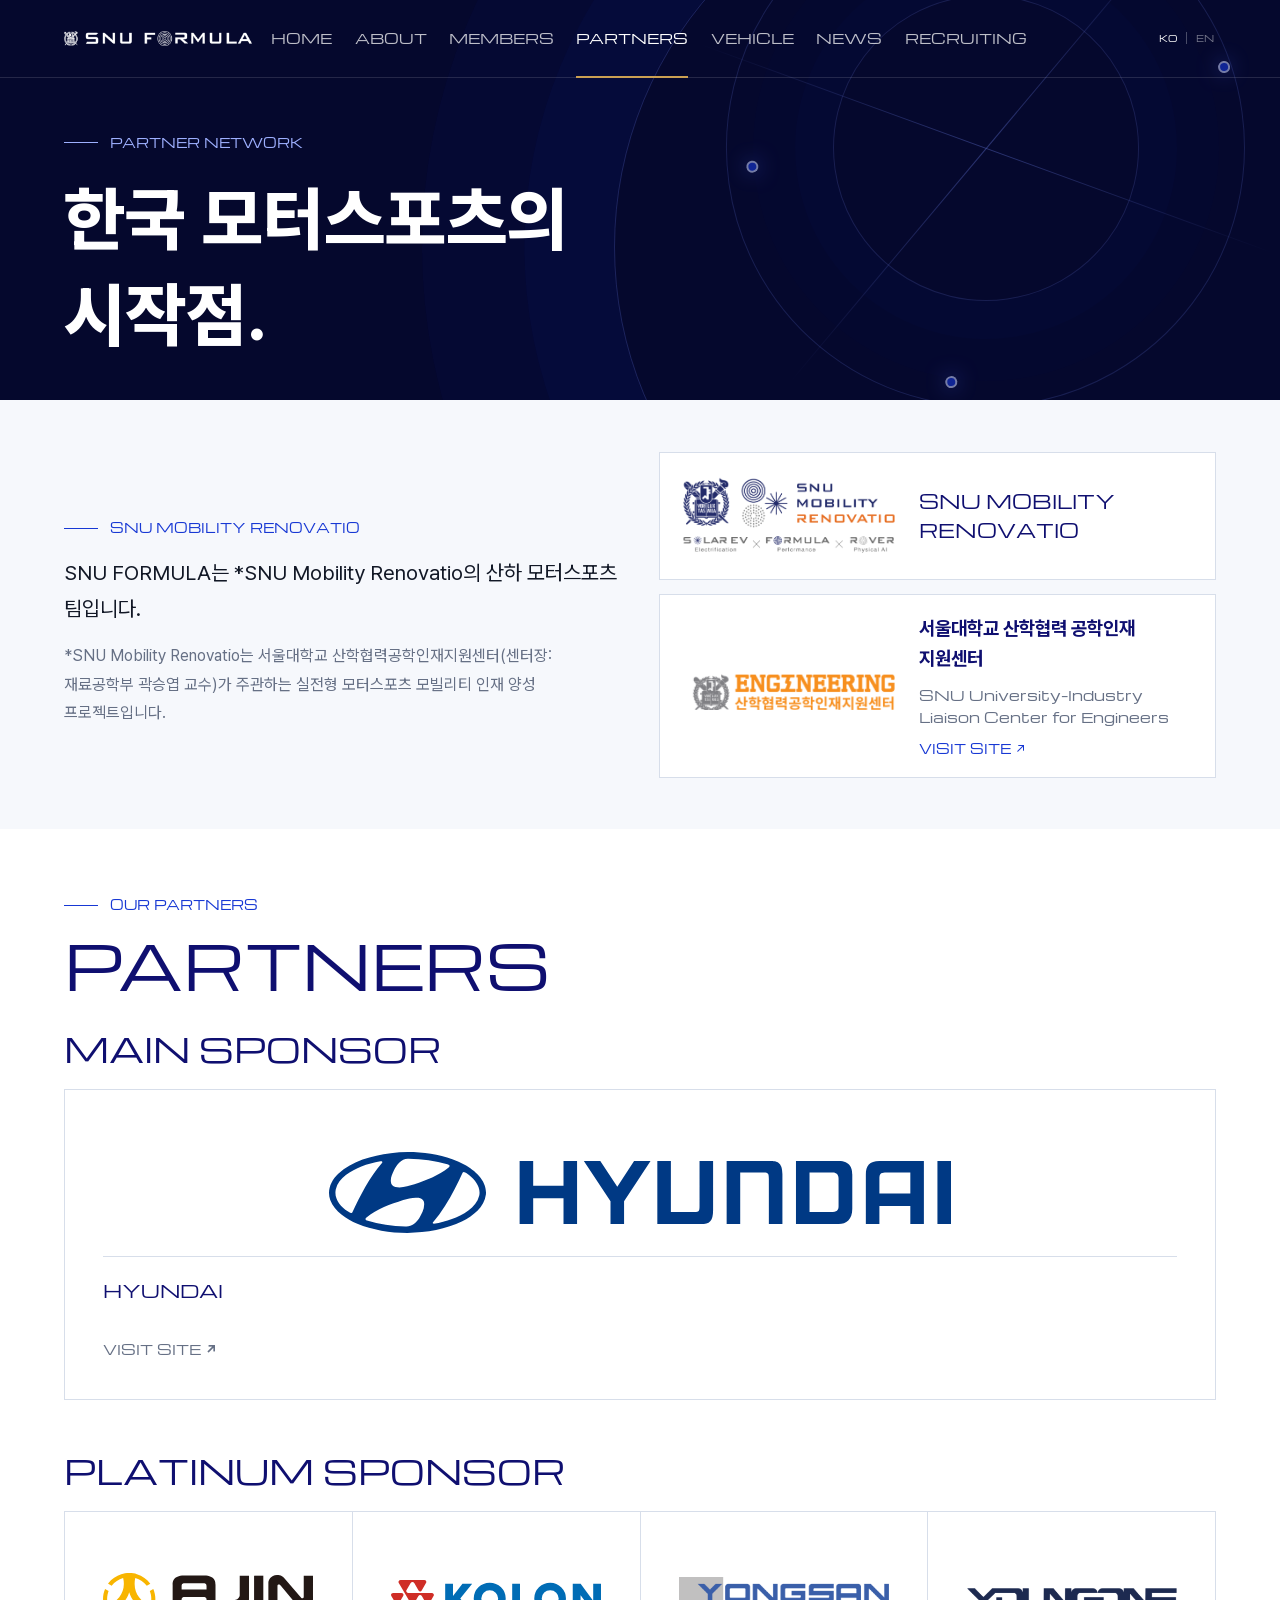
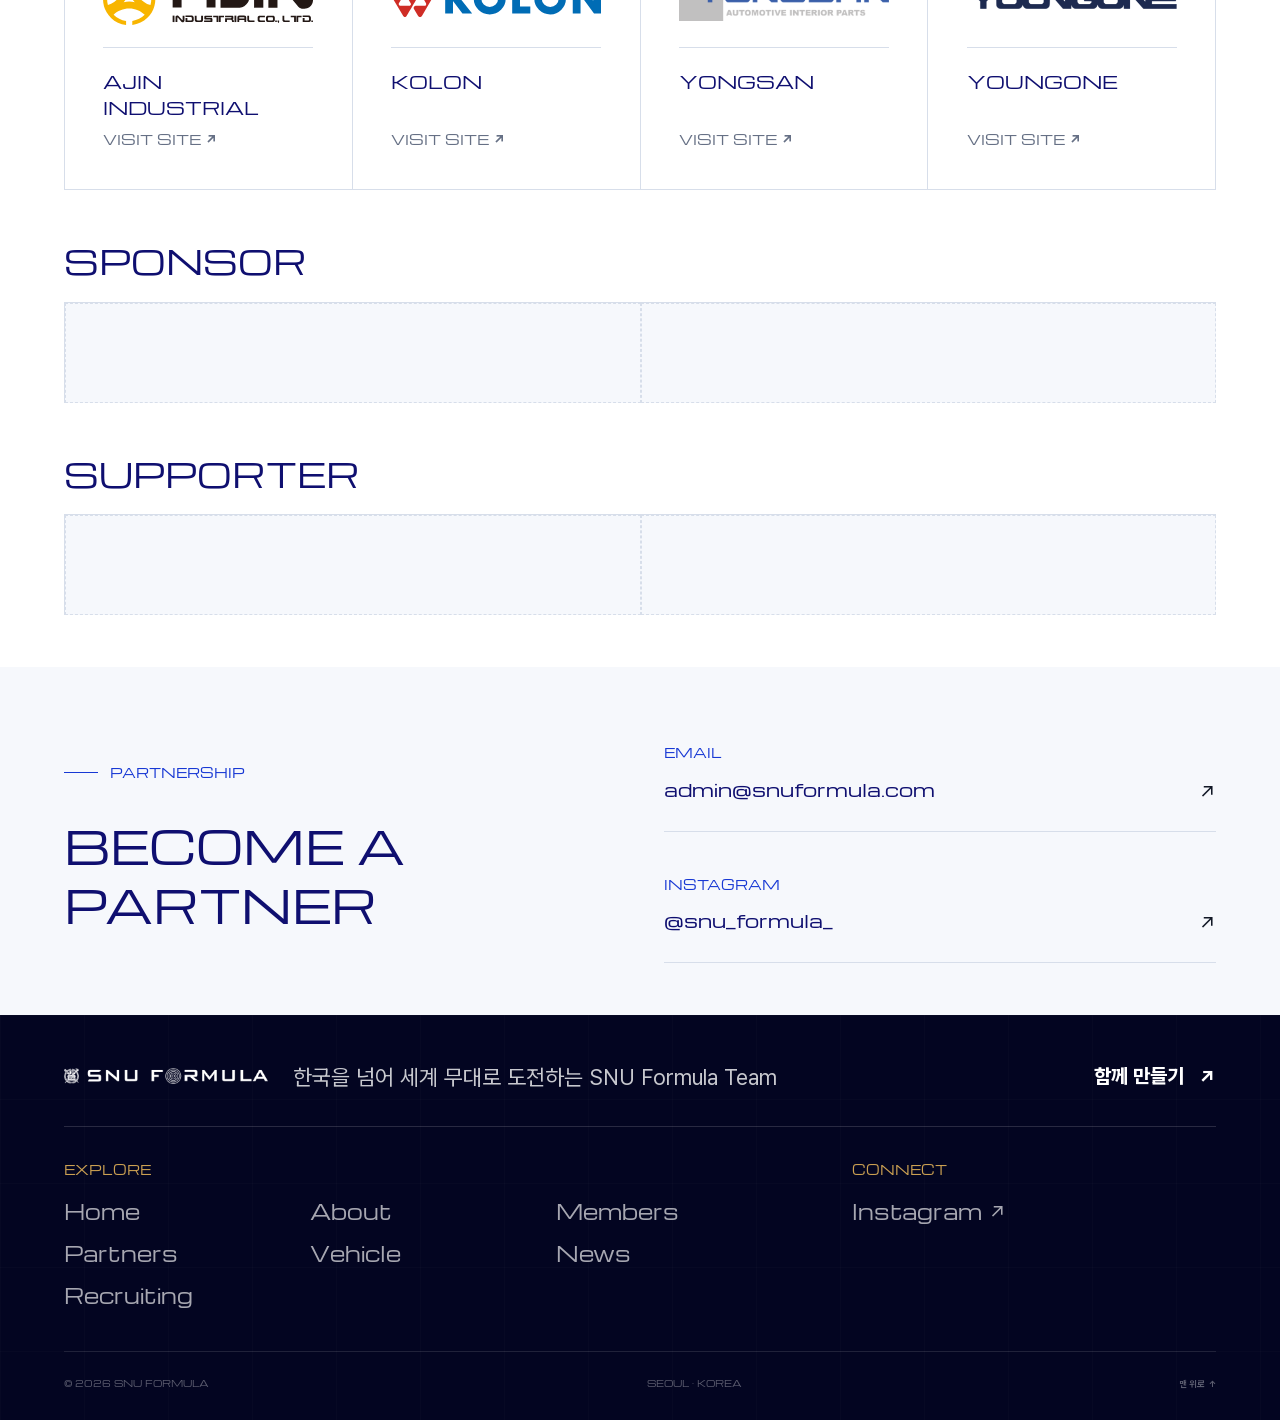
<file: partners/index.html>
<!doctype html>
<html lang="ko">
  <head>
    <meta charset="utf-8">
    <meta name="viewport" content="width=device-width, initial-scale=1">
    <meta name="theme-color" content="#05082D">
    <meta name="description" content="SNU FORMULA의 소속과 파트너 안내">
    <script>
      try {
        document.documentElement.lang =
          localStorage.getItem("snu-formula-language") || "ko";
      } catch (error) {
        document.documentElement.lang = "ko";
      }
    </script>
    <link rel="icon" href="/assets/logos/snu-formula-blue.png">
    <link rel="stylesheet" href="/assets/styles.css?v=20261012-12">
    <link rel="stylesheet" href="/assets/mobile.css?v=20261013-1" media="(max-width: 760px)">
    <title>Partners | SNU FORMULA</title>
  </head>
  <body
    data-page="partners"
    data-title-ko="Partners | SNU FORMULA"
    data-title-en="Partners | SNU FORMULA"
    data-description-ko="SNU Mobility Renovatio 산하 프로젝트 SNU FORMULA의 소속과 파트너."
    data-description-en="The institutional home and partners of SNU FORMULA, a project under SNU Mobility Renovatio."
  >
    <a class="skip-link" href="#main">
      <span class="lang lang-ko korean-copy">본문으로 이동</span>
      <span class="lang lang-en">Skip to content</span>
    </a>

    <main id="main" class="site-main">
      <section class="page-hero" id="top" aria-labelledby="partners-title">
        <div class="hero-grid" aria-hidden="true"></div>
        <div class="partner-hero-network" aria-hidden="true">
          <span class="network-orbit orbit-one"></span>
          <span class="network-orbit orbit-two"></span>
          <span class="network-axis axis-one"></span>
          <span class="network-axis axis-two"></span>
          <i class="network-node node-one"></i>
          <i class="network-node node-two"></i>
          <i class="network-node node-three"></i>
          <i class="network-node node-four"></i>
        </div>
        <div class="container">
          <div class="eyebrow light">PARTNER NETWORK</div>
          <h1 class="page-hero-title technical partners-hero-title" id="partners-title">
            <span class="lang lang-ko korean-copy">한국 모터스포츠의<br><span>시작점.</span></span>
            <span class="lang lang-en">THE STARTING POINT OF<br><span class="line">KOREAN MOTORSPORT.</span></span>
          </h1>
        </div>
      </section>

      <section class="section paper project-context" aria-labelledby="project-context-title">
        <div class="container">
          <div class="project-context-grid">
            <div data-reveal>
              <h2 class="eyebrow" id="project-context-title">SNU MOBILITY RENOVATIO</h2>
              <p><span class="lang lang-ko korean-copy">SNU FORMULA는 *SNU Mobility Renovatio의 산하 모터스포츠 팀입니다.</span><span class="lang lang-en">SNU FORMULA is a motorsport team under *SNU Mobility Renovatio.</span></p>
              <p class="affiliation-note"><span class="lang lang-ko korean-copy">*SNU Mobility Renovatio는 서울대학교 산학협력공학인재지원센터(센터장: 재료공학부 곽승엽 교수)가 주관하는 실전형 모터스포츠 모빌리티 인재 양성 프로젝트입니다.</span><span class="lang lang-en">*SNU Mobility Renovatio is a hands-on motorsport and mobility talent development project led by Seoul National University’s University–Industry Liaison Center for Engineers (Director: Professor Seung Yeop Kwak, Department of Materials Science and Engineering).</span></p>
            </div>
            <div class="project-affiliations" data-reveal data-reveal-delay="1">
              <div class="affiliation-card">
                <div class="affiliation-logo"><img src="/assets/logos/snu-mobility-renovatio.png" alt="SNU Mobility Renovatio"></div>
                <div class="affiliation-copy"><strong>SNU MOBILITY RENOVATIO</strong></div>
              </div>
              <a class="affiliation-card" href="http://www.snu-nteam.kr/" target="_blank" rel="noopener noreferrer">
                <div class="affiliation-logo"><img src="/assets/logos/snu-industry-liaison-center.png" alt="서울대학교 산학협력 공학인재 지원센터" width="421" height="94"></div>
                <div class="affiliation-copy">
                  <strong><span class="lang lang-ko korean-copy">서울대학교 산학협력 공학인재 지원센터</span><span class="lang lang-en">SNU University–Industry Liaison<br>Center for Engineers</span></strong>
                  <span class="affiliation-english lang lang-ko">SNU University–Industry Liaison Center for Engineers</span>
                  <span class="affiliation-link">VISIT SITE ↗</span>
                </div>
              </a>
            </div>
          </div>
        </div>
      </section>

      <section class="section" aria-labelledby="network-title">
        <div class="container">
          <div class="section-head">
            <div data-reveal><div class="eyebrow">OUR PARTNERS</div><h2 class="section-title" id="network-title">PARTNERS</h2></div>
          </div>
          <div class="partner-tier" data-reveal>
            <span class="partner-tier-label">MAIN SPONSOR</span>
            <div class="partner-matrix tier-principal">
              <a class="partner-card" id="hyundai" href="https://www.hyundai.com/worldwide/en/" target="_blank" rel="noopener noreferrer" aria-label="Visit Hyundai official website">
                <div class="logo-box"><img src="/assets/sponsors/hyundai.svg" alt="Hyundai"></div>
                <div class="partner-meta"><strong>HYUNDAI</strong><span>VISIT SITE ↗</span></div>
              </a>
            </div>
          </div>
          <div class="partner-tier" data-reveal data-reveal-delay="1">
            <span class="partner-tier-label">PLATINUM SPONSOR</span>
            <div class="partner-matrix tier-official">
              <a class="partner-card" id="ajin" href="https://www.wamc.co.kr/" target="_blank" rel="noopener noreferrer" aria-label="Visit AJIN Industrial official website">
                <div class="logo-box"><img src="/assets/sponsors/ajin.svg" alt="AJIN Industrial"></div>
                <div class="partner-meta"><strong>AJIN INDUSTRIAL</strong><span>VISIT SITE ↗</span></div>
              </a>
              <a class="partner-card" id="kolon" href="https://www.kolon.com/" target="_blank" rel="noopener noreferrer" aria-label="Visit Kolon official website">
                <div class="logo-box"><img src="/assets/sponsors/kolon-en.svg" alt="Kolon"></div>
                <div class="partner-meta"><strong>KOLON</strong><span>VISIT SITE ↗</span></div>
              </a>
              <a class="partner-card" id="yongsan" href="https://www.yong-san.com/" target="_blank" rel="noopener noreferrer" aria-label="Visit Yongsan official website">
                <div class="logo-box"><img src="/assets/sponsors/yongsan.png" alt="Yongsan"></div>
                <div class="partner-meta"><strong>YONGSAN</strong><span>VISIT SITE ↗</span></div>
              </a>
              <a class="partner-card" id="youngone" href="https://youngonecorporation.com/" target="_blank" rel="noopener noreferrer" aria-label="Visit Youngone official website">
                <div class="logo-box"><span class="youngone-wordmark" role="img" aria-label="Youngone"></span></div>
                <div class="partner-meta"><strong>YOUNGONE</strong><span>VISIT SITE ↗</span></div>
              </a>
            </div>
          </div>
          <div class="partner-tier partner-tier-empty" data-reveal>
            <span class="partner-tier-label">SPONSOR</span>
            <div class="partner-matrix tier-placeholder" role="group" aria-label="Sponsor slots">
              <div class="partner-slot" aria-label="후원사 등록 예정" data-aria-ko="후원사 등록 예정" data-aria-en="Sponsor to be announced"></div>
              <div class="partner-slot" aria-label="후원사 등록 예정" data-aria-ko="후원사 등록 예정" data-aria-en="Sponsor to be announced"></div>
            </div>
          </div>
          <div class="partner-tier partner-tier-empty" data-reveal>
            <span class="partner-tier-label">SUPPORTER</span>
            <div class="partner-matrix tier-placeholder" role="group" aria-label="Supporter slots">
              <div class="partner-slot" aria-label="협력사 등록 예정" data-aria-ko="협력사 등록 예정" data-aria-en="Supporter to be announced"></div>
              <div class="partner-slot" aria-label="협력사 등록 예정" data-aria-ko="협력사 등록 예정" data-aria-en="Supporter to be announced"></div>
            </div>
          </div>
        </div>
      </section>

      <section class="section paper partner-contact" aria-labelledby="partner-contact-title">
        <div class="container partner-contact-grid">
          <div><div class="eyebrow">PARTNERSHIP</div><h2 class="technical" id="partner-contact-title">BECOME A<br>PARTNER</h2></div>
          <div class="partner-contact-links">
            <a href="mailto:admin@snuformula.com"><span>EMAIL</span><strong>admin@snuformula.com</strong><span aria-hidden="true">↗</span></a>
            <a href="https://www.instagram.com/snu_formula_/" target="_blank" rel="noopener noreferrer"><span>INSTAGRAM</span><strong>@snu_formula_</strong><span aria-hidden="true">↗</span></a>
          </div>
        </div>
      </section>
    </main>

    <script src="/assets/site.js?v=20261014-2" defer></script>
  </body>
</html>
</file>
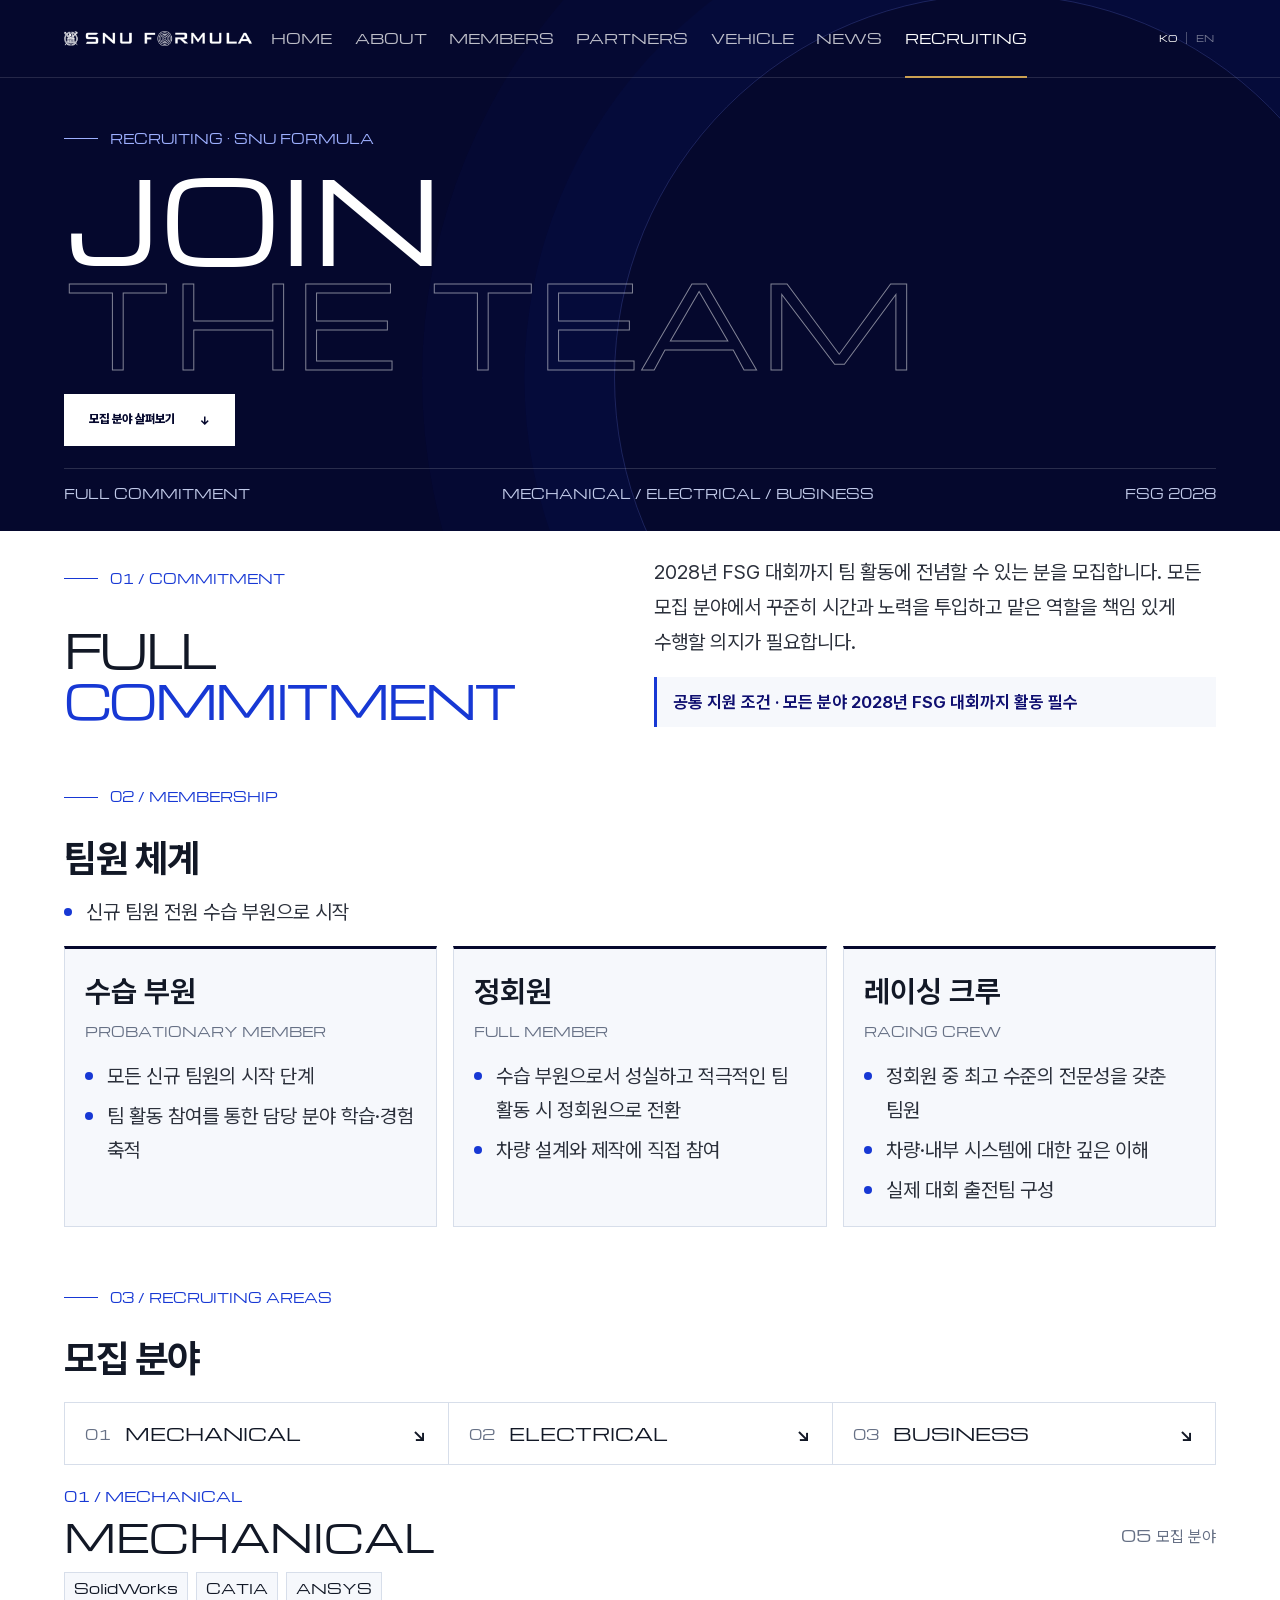
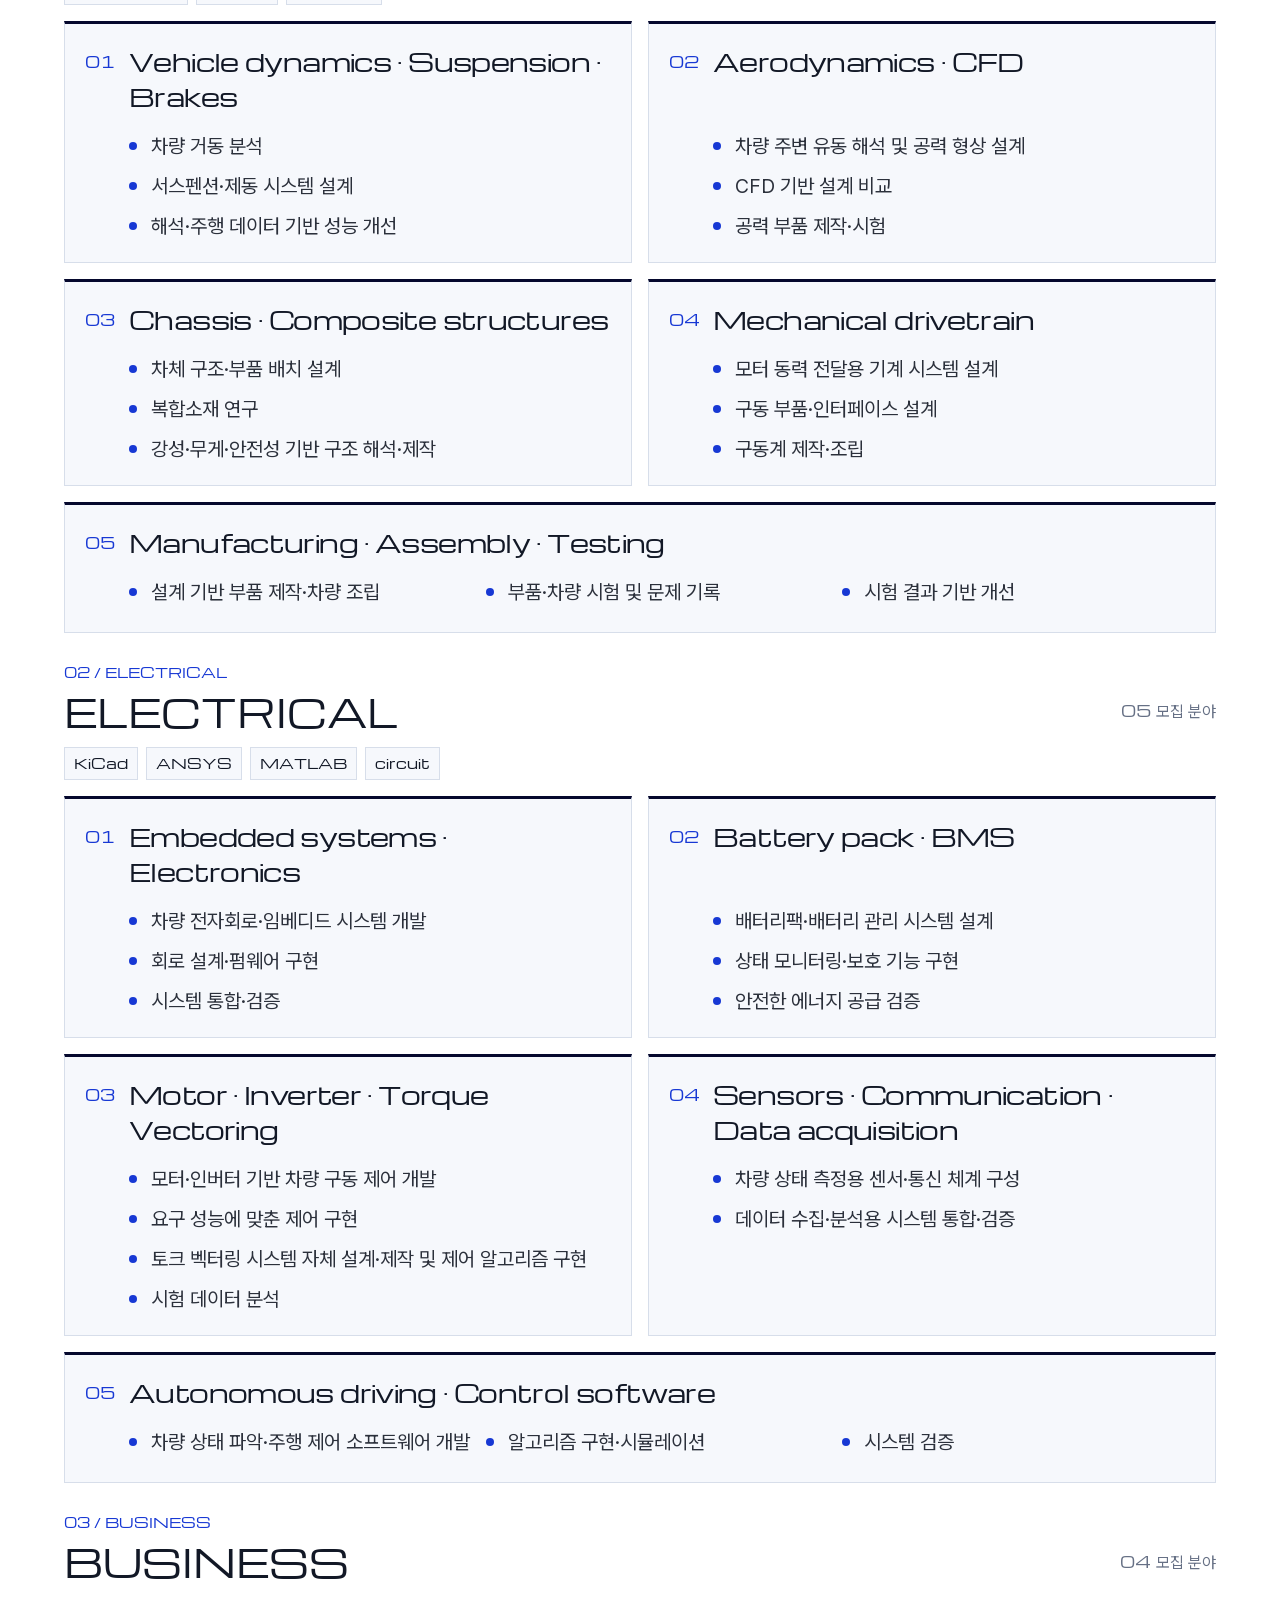
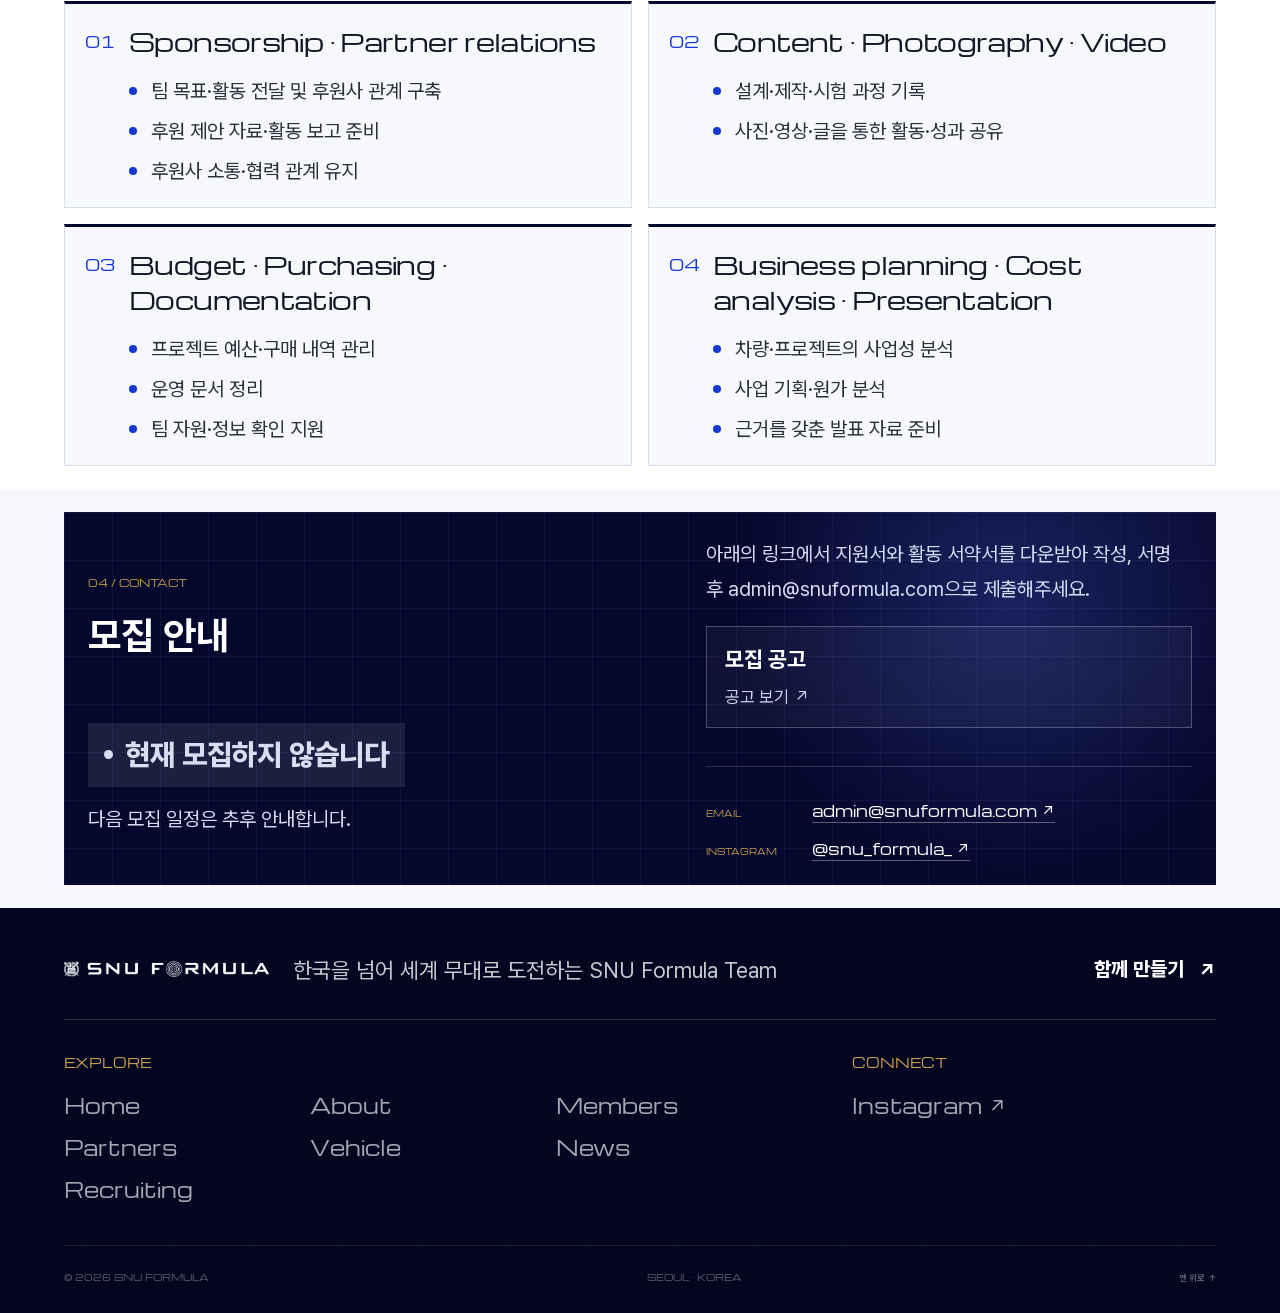
<file: recruiting/index.html>
<!doctype html>
<html lang="ko">
  <head>
    <meta charset="utf-8">
    <meta name="viewport" content="width=device-width, initial-scale=1">
    <meta name="theme-color" content="#05082D">
    <meta name="description" content="SNU FORMULA의 기계·전기·비즈니스 팀원 모집 안내.">
    <script>
      try {
        document.documentElement.lang =
          localStorage.getItem("snu-formula-language") || "ko";
      } catch (error) {
        document.documentElement.lang = "ko";
      }
    </script>
    <link rel="icon" href="/assets/logos/snu-formula-blue.png">
    <link rel="stylesheet" href="/assets/styles.css?v=20261012-12">
    <link rel="stylesheet" href="/assets/recruiting.css?v=20261013-2">
    <link rel="stylesheet" href="/assets/mobile.css?v=20261013-1" media="(max-width: 760px)">
    <title>Recruiting | SNU FORMULA</title>
  </head>
  <body
    data-page="recruiting"
    data-title-ko="Recruiting | SNU FORMULA"
    data-title-en="Recruiting | SNU FORMULA"
    data-description-ko="2028년 FSG 대회까지 함께할 기계·전기·비즈니스 팀원 모집 안내."
    data-description-en="Explore mechanical, electrical, and business roles at SNU FORMULA. Every role requires commitment through FSG 2028."
  >
    <a class="skip-link" href="#main">
      <span class="lang lang-ko korean-copy">본문으로 이동</span>
      <span class="lang lang-en">Skip to content</span>
    </a>

    <main id="main" class="site-main recruiting-page">
      <section class="page-hero recruiting-hero" id="top" aria-labelledby="join-title">
        <div class="hero-grid" aria-hidden="true"></div>
        <div class="container">
          <div class="eyebrow light">RECRUITING · SNU FORMULA</div>
          <h1 class="page-hero-title technical" id="join-title">JOIN<br><span class="line">THE TEAM</span></h1>
          <div class="recruiting-hero-bottom">

            <a class="button light" href="#roles"><span class="lang lang-ko korean-copy">모집 분야 살펴보기</span><span class="lang lang-en">EXPLORE ROLES</span> <span aria-hidden="true">↓</span></a>
          </div>
          <div class="recruiting-hero-meta"><span>FULL COMMITMENT</span><span>MECHANICAL / ELECTRICAL / BUSINESS</span><span>FSG 2028</span></div>
        </div>
      </section>

      <section class="section recruiting-commitment" aria-labelledby="commitment-title">
        <div class="container recruiting-intro-grid">
          <div><div class="eyebrow">01 / COMMITMENT</div><h2 id="commitment-title">FULL<br><span>COMMITMENT</span></h2></div>
          <div class="recruiting-intro-copy">
            <p><span class="lang lang-ko korean-copy">2028년 FSG 대회까지 팀 활동에 전념할 수 있는 분을 모집합니다. 모든 모집 분야에서 꾸준히 시간과 노력을 투입하고 맡은 역할을 책임 있게 수행할 의지가 필요합니다.</span><span class="lang lang-en">Every role requires full commitment through FSG 2028. We are looking for people who can dedicate consistent time and effort to the team and take responsibility for their work.</span></p>

            <div class="recruiting-note"><span class="lang lang-ko korean-copy">공통 지원 조건 · 모든 분야 2028년 FSG 대회까지 활동 필수</span><span class="lang lang-en">REQUIRED FOR ALL ROLES · COMMITMENT THROUGH FSG 2028</span></div>
          </div>
        </div>
      </section>

      <section class="section recruiting-membership" id="membership" aria-labelledby="membership-title">
        <div class="container">
          <div class="eyebrow">02 / MEMBERSHIP</div>
          <div class="recruiting-section-heading"><h2 id="membership-title"><span class="lang lang-ko korean-copy">팀원 체계</span><span class="lang lang-en">Membership</span></h2><ul class="recruiting-points"><li><span class="lang lang-ko korean-copy">신규 팀원 전원 수습 부원으로 시작</span><span class="lang lang-en">Probationary membership for all new members</span></li></ul></div>
          <div class="recruiting-member-grid">
            <article><span class="recruiting-kicker">PROBATIONARY MEMBER</span><h3><span class="lang lang-ko korean-copy">수습 부원</span><span class="lang lang-en">Probationary member</span></h3><ul class="recruiting-points"><li><span class="lang lang-ko korean-copy">모든 신규 팀원의 시작 단계</span><span class="lang lang-en">Entry stage for every new recruit</span></li><li><span class="lang lang-ko korean-copy">팀 활동 참여를 통한 담당 분야 학습·경험 축적</span><span class="lang lang-en">Learning and experience through team participation</span></li></ul></article>
            <article><span class="recruiting-kicker">FULL MEMBER</span><h3><span class="lang lang-ko korean-copy">정회원</span><span class="lang lang-en">Full member</span></h3><ul class="recruiting-points"><li><span class="lang lang-ko korean-copy">수습 부원으로서 성실하고 적극적인 팀 활동 시 정회원으로 전환</span><span class="lang lang-en">Full membership following dedicated, active participation as a probationary member</span></li><li><span class="lang lang-ko korean-copy">차량 설계와 제작에 직접 참여</span><span class="lang lang-en">Direct participation in vehicle design and manufacturing</span></li></ul></article>
            <article class="recruiting-crew"><span class="recruiting-kicker">RACING CREW</span><h3><span class="lang lang-ko korean-copy">레이싱 크루</span><span class="lang lang-en">Racing crew</span></h3><ul class="recruiting-points"><li><span class="lang lang-ko korean-copy">정회원 중 최고 수준의 전문성을 갖춘 팀원</span><span class="lang lang-en">Full members with the highest level of expertise</span></li><li><span class="lang lang-ko korean-copy">차량·내부 시스템에 대한 깊은 이해</span><span class="lang lang-en">Deep understanding of the car and its internal systems</span></li><li><span class="lang lang-ko korean-copy">실제 대회 출전팀 구성</span><span class="lang lang-en">Competition team members</span></li></ul></article>
          </div>
        </div>
      </section>

      <section class="section recruiting-roles" id="roles" aria-labelledby="roles-title">
        <div class="container">
          <div class="eyebrow">03 / RECRUITING AREAS</div>
          <div class="recruiting-section-heading"><h2 id="roles-title"><span class="lang lang-ko korean-copy">모집 분야</span><span class="lang lang-en">Roles</span></h2></div>
          <nav class="recruiting-team-nav" aria-label="Recruiting teams"><a href="#mechanical"><span>01</span><span>MECHANICAL</span><span aria-hidden="true">↘</span></a><a href="#electrical"><span>02</span><span>ELECTRICAL</span><span aria-hidden="true">↘</span></a><a href="#business"><span>03</span><span>BUSINESS</span><span aria-hidden="true">↘</span></a></nav>
<section class="recruiting-team" id="mechanical" aria-labelledby="mechanical-title"><div class="recruiting-team-heading"><span class="recruiting-kicker">01 / MECHANICAL</span><h3 id="mechanical-title">MECHANICAL</h3><span class="recruiting-team-count">05 <span class="lang lang-ko korean-copy">모집 분야</span><span class="lang lang-en">ROLES</span></span><div class="recruiting-tools" aria-label="Mechanical skills"><span>SolidWorks</span><span>CATIA</span><span>ANSYS</span></div></div><div class="recruiting-role-list"><article class="recruiting-role"><span class="recruiting-role-number">01</span><div><h4>Vehicle dynamics · Suspension · Brakes</h4><ul class="recruiting-points"><li><span class="lang lang-ko korean-copy">차량 거동 분석</span><span class="lang lang-en">Vehicle behavior analysis</span></li><li><span class="lang lang-ko korean-copy">서스펜션·제동 시스템 설계</span><span class="lang lang-en">Suspension and braking system design</span></li><li><span class="lang lang-ko korean-copy">해석·주행 데이터 기반 성능 개선</span><span class="lang lang-en">Performance improvement using simulation and driving data</span></li></ul></div></article>
            <article class="recruiting-role"><span class="recruiting-role-number">02</span><div><h4>Aerodynamics · CFD</h4><ul class="recruiting-points"><li><span class="lang lang-ko korean-copy">차량 주변 유동 해석 및 공력 형상 설계</span><span class="lang lang-en">Airflow analysis and aerodynamic surface design</span></li><li><span class="lang lang-ko korean-copy">CFD 기반 설계 비교</span><span class="lang lang-en">Design comparison through CFD</span></li><li><span class="lang lang-ko korean-copy">공력 부품 제작·시험</span><span class="lang lang-en">Aerodynamic component fabrication and testing</span></li></ul></div></article>
            <article class="recruiting-role"><span class="recruiting-role-number">03</span><div><h4>Chassis · Composite structures</h4><ul class="recruiting-points"><li><span class="lang lang-ko korean-copy">차체 구조·부품 배치 설계</span><span class="lang lang-en">Chassis and component packaging design</span></li><li><span class="lang lang-ko korean-copy">복합소재 연구</span><span class="lang lang-en">Composite materials research</span></li><li><span class="lang lang-ko korean-copy">강성·무게·안전성 기반 구조 해석·제작</span><span class="lang lang-en">Structural analysis and fabrication for stiffness, weight, and safety</span></li></ul></div></article>
            <article class="recruiting-role"><span class="recruiting-role-number">04</span><div><h4>Mechanical drivetrain</h4><ul class="recruiting-points"><li><span class="lang lang-ko korean-copy">모터 동력 전달용 기계 시스템 설계</span><span class="lang lang-en">Design of mechanical systems that transfer motor power to the wheels</span></li><li><span class="lang lang-ko korean-copy">구동 부품·인터페이스 설계</span><span class="lang lang-en">Drivetrain component and interface design</span></li><li><span class="lang lang-ko korean-copy">구동계 제작·조립</span><span class="lang lang-en">Drivetrain fabrication and assembly</span></li></ul></div></article>
            <article class="recruiting-role"><span class="recruiting-role-number">05</span><div><h4>Manufacturing · Assembly · Testing</h4><ul class="recruiting-points"><li><span class="lang lang-ko korean-copy">설계 기반 부품 제작·차량 조립</span><span class="lang lang-en">Parts fabrication and vehicle assembly from engineering designs</span></li><li><span class="lang lang-ko korean-copy">부품·차량 시험 및 문제 기록</span><span class="lang lang-en">Testing of components and vehicles, with documentation of issues</span></li><li><span class="lang lang-ko korean-copy">시험 결과 기반 개선</span><span class="lang lang-en">Improvements based on test findings</span></li></ul></div></article></div></section>
          <section class="recruiting-team" id="electrical" aria-labelledby="electrical-title"><div class="recruiting-team-heading"><span class="recruiting-kicker">02 / ELECTRICAL</span><h3 id="electrical-title">ELECTRICAL</h3><span class="recruiting-team-count">05 <span class="lang lang-ko korean-copy">모집 분야</span><span class="lang lang-en">ROLES</span></span><div class="recruiting-tools" aria-label="Electrical skills"><span>KiCad</span><span>ANSYS</span><span>MATLAB</span><span>circuit</span></div></div><div class="recruiting-role-list"><article class="recruiting-role"><span class="recruiting-role-number">01</span><div><h4>Embedded systems · Electronics</h4><ul class="recruiting-points"><li><span class="lang lang-ko korean-copy">차량 전자회로·임베디드 시스템 개발</span><span class="lang lang-en">Vehicle electronics and embedded systems development</span></li><li><span class="lang lang-ko korean-copy">회로 설계·펌웨어 구현</span><span class="lang lang-en">Circuit design and firmware implementation</span></li><li><span class="lang lang-ko korean-copy">시스템 통합·검증</span><span class="lang lang-en">System integration and validation</span></li></ul></div></article>
            <article class="recruiting-role"><span class="recruiting-role-number">02</span><div><h4>Battery pack · BMS</h4><ul class="recruiting-points"><li><span class="lang lang-ko korean-copy">배터리팩·배터리 관리 시스템 설계</span><span class="lang lang-en">Battery pack and BMS design</span></li><li><span class="lang lang-ko korean-copy">상태 모니터링·보호 기능 구현</span><span class="lang lang-en">Implementation of monitoring and protection functions</span></li><li><span class="lang lang-ko korean-copy">안전한 에너지 공급 검증</span><span class="lang lang-en">Validation of safe energy delivery</span></li></ul></div></article>
            <article class="recruiting-role"><span class="recruiting-role-number">03</span><div><h4>Motor · Inverter · Torque Vectoring</h4><ul class="recruiting-points"><li><span class="lang lang-ko korean-copy">모터·인버터 기반 차량 구동 제어 개발</span><span class="lang lang-en">Vehicle propulsion control using motors and inverters</span></li><li><span class="lang lang-ko korean-copy">요구 성능에 맞춘 제어 구현</span><span class="lang lang-en">Control implementation to meet performance requirements</span></li><li><span class="lang lang-ko korean-copy">토크 벡터링 시스템 자체 설계·제작 및 제어 알고리즘 구현</span><span class="lang lang-en">In-house torque-vectoring system design, fabrication, and control algorithm implementation</span></li><li><span class="lang lang-ko korean-copy">시험 데이터 분석</span><span class="lang lang-en">Test data analysis</span></li></ul></div></article>
            <article class="recruiting-role"><span class="recruiting-role-number">04</span><div><h4>Sensors · Communication · Data acquisition</h4><ul class="recruiting-points"><li><span class="lang lang-ko korean-copy">차량 상태 측정용 센서·통신 체계 구성</span><span class="lang lang-en">Sensor and communication systems for vehicle measurements</span></li><li><span class="lang lang-ko korean-copy">데이터 수집·분석용 시스템 통합·검증</span><span class="lang lang-en">System integration and validation for data collection and analysis</span></li></ul></div></article>
            <article class="recruiting-role"><span class="recruiting-role-number">05</span><div><h4>Autonomous driving · Control software</h4><ul class="recruiting-points"><li><span class="lang lang-ko korean-copy">차량 상태 파악·주행 제어 소프트웨어 개발</span><span class="lang lang-en">Software for vehicle state estimation and motion control</span></li><li><span class="lang lang-ko korean-copy">알고리즘 구현·시뮬레이션</span><span class="lang lang-en">Algorithm implementation and simulation</span></li><li><span class="lang lang-ko korean-copy">시스템 검증</span><span class="lang lang-en">System validation</span></li></ul></div></article></div></section>
          <section class="recruiting-team" id="business" aria-labelledby="business-title"><div class="recruiting-team-heading"><span class="recruiting-kicker">03 / BUSINESS</span><h3 id="business-title">BUSINESS</h3><span class="recruiting-team-count">04 <span class="lang lang-ko korean-copy">모집 분야</span><span class="lang lang-en">ROLES</span></span></div><div class="recruiting-role-list"><article class="recruiting-role"><span class="recruiting-role-number">01</span><div><h4>Sponsorship · Partner relations</h4><ul class="recruiting-points"><li><span class="lang lang-ko korean-copy">팀 목표·활동 전달 및 후원사 관계 구축</span><span class="lang lang-en">Communication of team goals and progress to partners</span></li><li><span class="lang lang-ko korean-copy">후원 제안 자료·활동 보고 준비</span><span class="lang lang-en">Sponsorship proposals and activity reports</span></li><li><span class="lang lang-ko korean-copy">후원사 소통·협력 관계 유지</span><span class="lang lang-en">Partner communication and relationship management</span></li></ul></div></article>
            <article class="recruiting-role"><span class="recruiting-role-number">02</span><div><h4>Content · Photography · Video</h4><ul class="recruiting-points"><li><span class="lang lang-ko korean-copy">설계·제작·시험 과정 기록</span><span class="lang lang-en">Documentation of design, build, and testing activities</span></li><li><span class="lang lang-ko korean-copy">사진·영상·글을 통한 활동·성과 공유</span><span class="lang lang-en">Sharing progress and achievements through photography, video, and writing</span></li></ul></div></article>
            <article class="recruiting-role"><span class="recruiting-role-number">03</span><div><h4>Budget · Purchasing · Documentation</h4><ul class="recruiting-points"><li><span class="lang lang-ko korean-copy">프로젝트 예산·구매 내역 관리</span><span class="lang lang-en">Management of project budgets and purchasing records</span></li><li><span class="lang lang-ko korean-copy">운영 문서 정리</span><span class="lang lang-en">Organization of operational documents</span></li><li><span class="lang lang-ko korean-copy">팀 자원·정보 확인 지원</span><span class="lang lang-en">Support for access to team resources and information</span></li></ul></div></article>
            <article class="recruiting-role"><span class="recruiting-role-number">04</span><div><h4>Business planning · Cost analysis · Presentation</h4><ul class="recruiting-points"><li><span class="lang lang-ko korean-copy">차량·프로젝트의 사업성 분석</span><span class="lang lang-en">Assessment of the commercial viability of the vehicle and project</span></li><li><span class="lang lang-ko korean-copy">사업 기획·원가 분석</span><span class="lang lang-en">Business planning and cost analysis</span></li><li><span class="lang lang-ko korean-copy">근거를 갖춘 발표 자료 준비</span><span class="lang lang-en">Evidence-based presentation materials</span></li></ul></div></article></div></section></div></section>
      <section class="section paper recruiting-contact" aria-labelledby="contact-title">
        <div class="container"><div class="join-status-card" data-recruitment-root data-recruitment-state="open">
          <div><span class="mini-label">04 / CONTACT</span><h2 id="contact-title"><span class="lang lang-ko korean-copy">모집 안내</span><span class="lang lang-en">Recruitment information</span></h2><p class="recruiting-status" data-recruitment-status role="status"><span class="lang lang-ko korean-copy">신규 팀원 모집 중</span><span class="lang lang-en">Recruitment open</span></p><p class="recruiting-deadline" data-recruitment-deadline><span class="lang lang-ko korean-copy">모집 마감: 2026년 10월 30일 23:59</span><span class="lang lang-en">Applications close: October 30, 2026, 23:59 (KST)</span></p></div>
          <div><p><span class="lang lang-ko korean-copy">아래의 링크에서 지원서와 활동 서약서를 다운받아 작성, 서명 후 admin@snuformula.com으로 제출해주세요.</span><span class="lang lang-en">Please download the application form and participation pledge from the link below, complete and sign them, and email them to admin@snuformula.com.</span></p>
          <div class="recruiting-notice" data-recruitment-notice-pending><strong><span class="lang lang-ko korean-copy">모집 공고</span><span class="lang lang-en">Recruitment notice</span></strong><span><span class="lang lang-ko korean-copy">서울대학교 산학협력 공학인재 지원센터 · 공고 등록 예정</span><span class="lang lang-en">SNU University–Industry Liaison Center for Engineers · Coming soon</span></span></div>
          <a class="recruiting-notice" data-recruitment-notice-link hidden target="_blank" rel="noopener noreferrer"><strong><span class="lang lang-ko korean-copy">모집 공고</span><span class="lang lang-en">Recruitment notice</span></strong><span><span class="lang lang-ko korean-copy">공고 보기</span><span class="lang lang-en">VIEW NOTICE</span> ↗</span></a>
          <ul class="join-contact"><li><a href="mailto:admin@snuformula.com"><span class="join-contact-label">EMAIL</span><span class="join-contact-value">admin@snuformula.com ↗</span></a></li><li><a href="https://www.instagram.com/snu_formula_/" target="_blank" rel="noopener noreferrer"><span class="join-contact-label">INSTAGRAM</span><span class="join-contact-value">@snu_formula_ ↗</span></a></li></ul></div>
        </div></div>
      </section>
    </main>

    <script src="/assets/site.js?v=20261014-2" defer></script>
    <script type="module" src="/assets/recruiting.mjs?v=20261012-13"></script>
  </body>
</html>
</file>
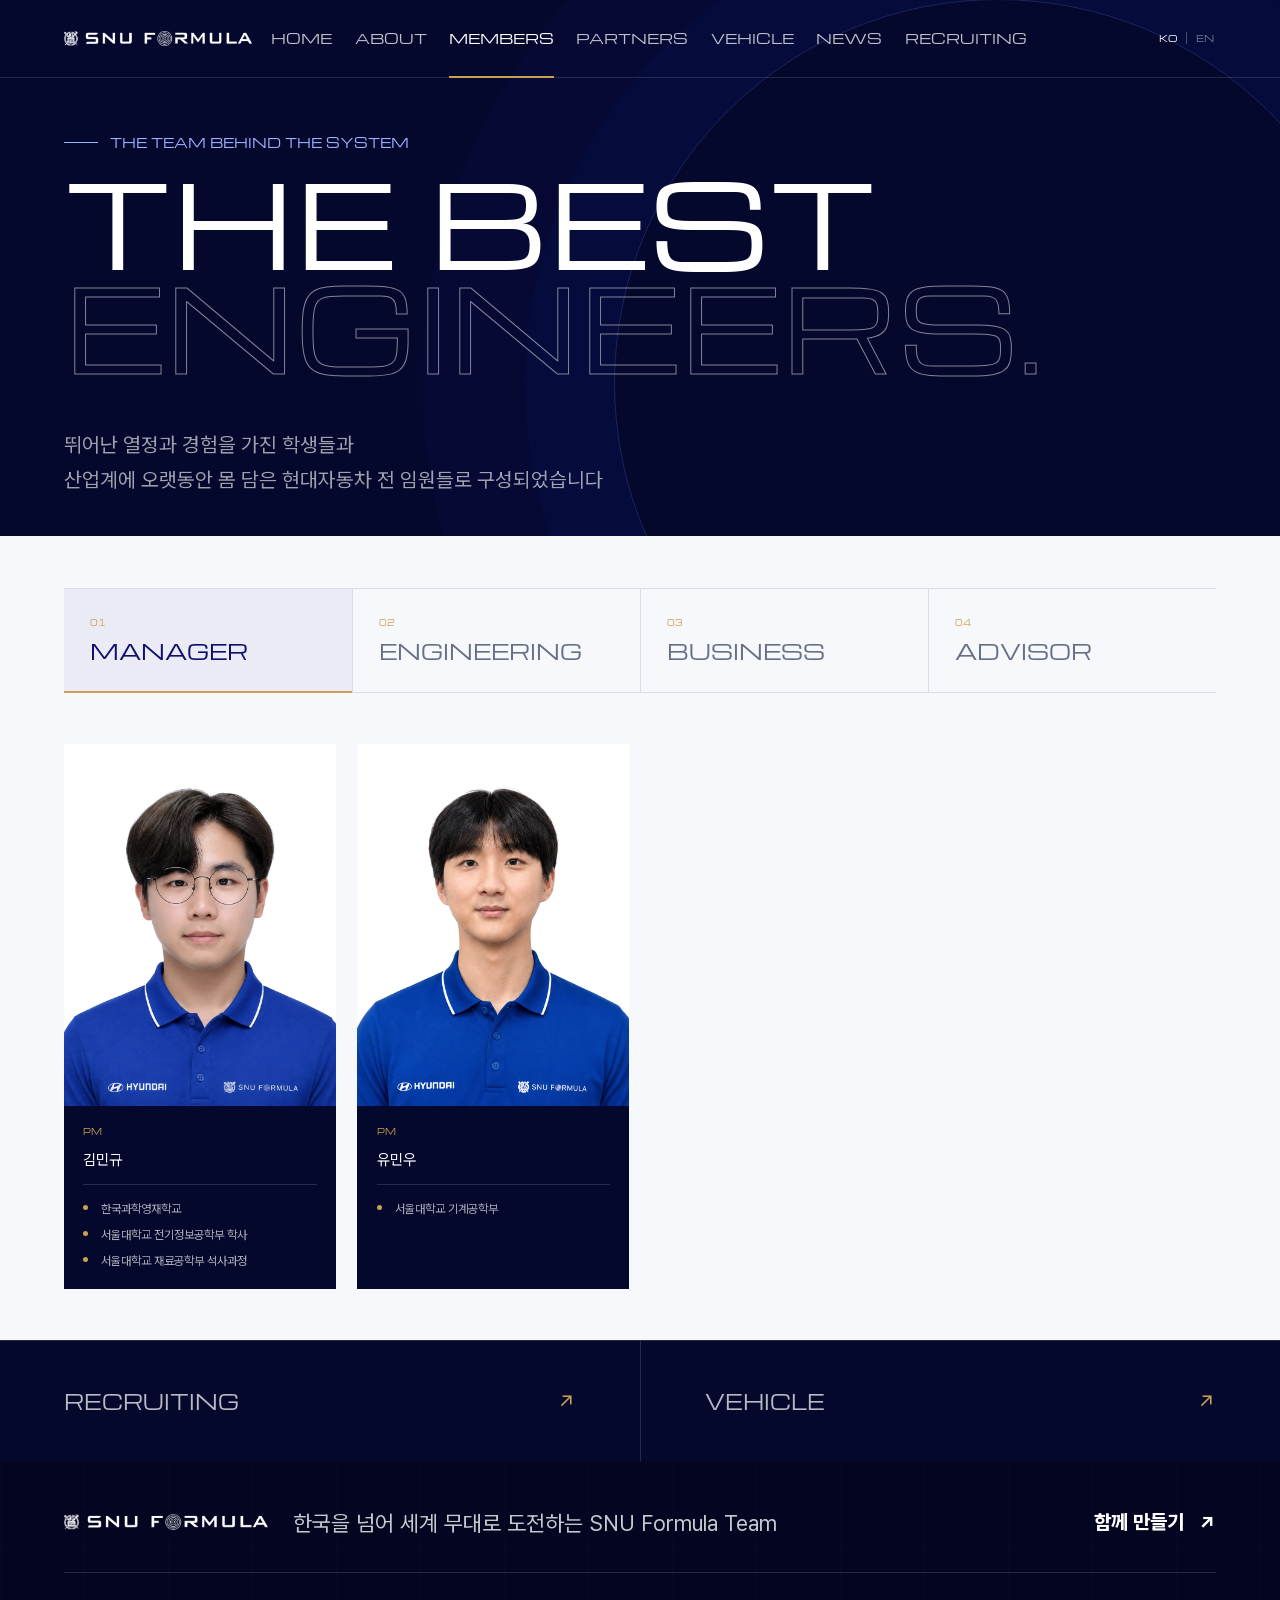
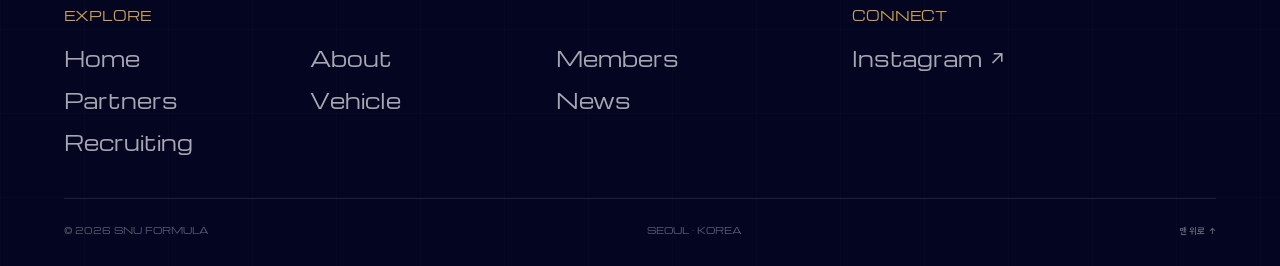
<file: team/index.html>
<!doctype html>
<html lang="ko">
  <head>
    <meta charset="utf-8">
    <meta name="viewport" content="width=device-width, initial-scale=1">
    <meta name="robots" content="noindex">
    <title>Members | SNU FORMULA</title>
    <script>location.replace("/members/" + location.search + location.hash);</script>
    <noscript><meta http-equiv="refresh" content="0; url=/members/"></noscript>
  </head>
  <body><a href="/members/">팀원 소개 · Members</a></body>
</html>
</file>
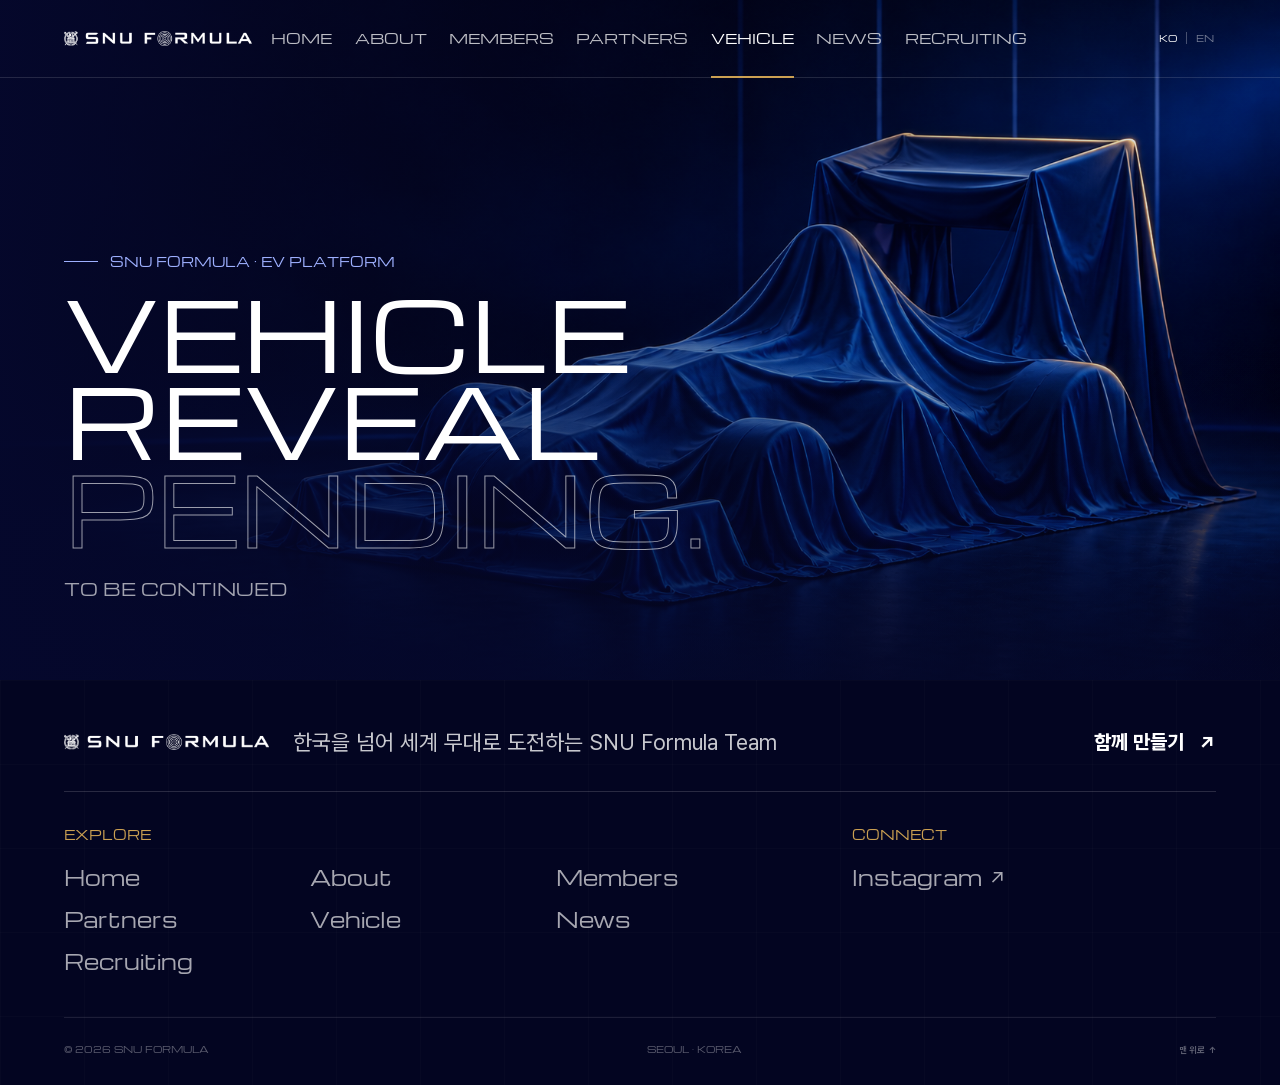
<file: vehicle/index.html>
<!doctype html>
<html lang="ko">
  <head>
    <meta charset="utf-8">
    <meta name="viewport" content="width=device-width, initial-scale=1">
    <meta name="theme-color" content="#05082D">
    <meta name="description" content="SNU FORMULA의 첫 전기 경주차 공개 예정 안내">
    <script>
      try {
        document.documentElement.lang =
          localStorage.getItem("snu-formula-language") || "ko";
      } catch (error) {
        document.documentElement.lang = "ko";
      }
    </script>
    <link rel="icon" href="/assets/logos/snu-formula-blue.png">
    <link rel="preload" as="image" href="/assets/img/vehicle-reveal-cover-v3.png">
    <link rel="stylesheet" href="/assets/styles.css?v=20261012-12">
    <link rel="stylesheet" href="/assets/mobile.css?v=20261013-1" media="(max-width: 760px)">
    <title>Vehicle | SNU FORMULA</title>
  </head>
  <body
    data-page="vehicle"
    data-title-ko="Vehicle | SNU FORMULA"
    data-title-en="Vehicle | SNU FORMULA"
    data-description-ko="SNU FORMULA의 첫 전기 경주차 공개 예정 안내."
    data-description-en="The upcoming reveal of SNU FORMULA’s first electric race car."
  >
    <a class="skip-link" href="#main">
      <span class="lang lang-ko korean-copy">본문으로 이동</span>
      <span class="lang lang-en">Skip to content</span>
    </a>

    <main id="main" class="site-main">
      <section class="vehicle-reveal" id="top" aria-labelledby="vehicle-title">
        <img src="/assets/img/vehicle-reveal-cover-v3.png" alt="Covered SNU FORMULA concept vehicle">
        <div class="container vehicle-reveal-copy">
          <div class="eyebrow light">SNU FORMULA · EV PLATFORM</div>
          <h1 class="technical" id="vehicle-title">VEHICLE<br>REVEAL <span class="outline-word">PENDING.</span></h1>
          <p class="to-be-continued">TO BE CONTINUED</p>
        </div>
      </section>
    </main>

    <script src="/assets/site.js?v=20261014-2" defer></script>
  </body>
</html>
</file>
<file: assets/styles.css>
@font-face {
  font-family: "Pretendard Variable";
  font-style: normal;
  font-weight: 45 920;
  font-display: swap;
  src: url("/assets/fonts/PretendardVariable.woff2") format("woff2-variations");
}

@font-face {
  font-family: Michroma;
  font-style: normal;
  font-weight: 400;
  font-display: swap;
  src: url("/assets/fonts/Michroma-Regular.ttf") format("truetype");
}

:root {
  --navy: #0f0f70;
  --deep: #05082d;
  --blue: #1738d4;
  --gold: #cba052;
  --white: #ffffff;
  --paper: #f6f8fc;
  --ink: #121826;
  --graphite: #2b303b;
  --muted: #667085;
  --line: #d7deea;
  --header-h: 78px;
  --content: 1440px;
  --gutter: clamp(20px, 5vw, 80px);
  --section-space: clamp(36px, 4vw, 60px);
  --radius-sm: 8px;
  --radius-md: 16px;
  --radius-lg: 28px;
  --ease: cubic-bezier(0.22, 1, 0.36, 1);
  --font-site: Michroma, "Pretendard Variable", sans-serif;
  --font-brand: var(--font-site);
  --font-copy: "Pretendard Variable", sans-serif;
}

*,
*::before,
*::after {
  box-sizing: border-box;
}

html {
  scroll-behavior: smooth;
  background: var(--deep);
}

html[lang="ko"] .lang-en,
html[lang="en"] .lang-ko {
  display: none !important;
}

/* Korean copy, including embedded English abbreviations, uses one natural face. */
.lang-ko.korean-copy { font-family: var(--font-copy); }

body {
  margin: 0;
  color: var(--ink);
  background: var(--white);
  font-family: var(--font-site);
  font-synthesis: none;
  font-size: 20px;
  line-height: 1.6;
  letter-spacing: 0;
  word-break: keep-all;
  overflow-x: hidden;
  opacity: 1;
}

body.menu-open {
  overflow: hidden;
}

img,
svg {
  display: block;
  max-width: 100%;
}

/* One mask cut straight from the official lockup, so crest-to-SNU and
   SNU-to-FORMULA spacing is whatever the artwork says rather than something
   reassembled from three separate pieces. Aspect ratio is the artwork's own
   ink bounding box (7930 x 622). */
.snu-formula-wordmark {
  --wordmark-color: var(--white);
  display: block;
  width: 100%;
  aspect-ratio: 7930 / 622;
  background: var(--wordmark-color);
  -webkit-mask: url("/assets/logos/snu-formula-lockup.png") left center / contain no-repeat;
  mask: url("/assets/logos/snu-formula-lockup.png") left center / contain no-repeat;
}

.snu-formula-wordmark.pale {
  --wordmark-color: #aebbff;
}

.snu-formula-wordmark.gold {
  --wordmark-color: var(--gold);
}

.snu-formula-wordmark.navy {
  --wordmark-color: var(--navy);
}

.youngone-wordmark {
  display: block;
  width: 130px;
  aspect-ratio: 1600 / 159;
  background: #1d2a50;
  -webkit-mask: url("/assets/sponsors/youngone-official.png") center / contain no-repeat;
  mask: url("/assets/sponsors/youngone-official.png") center / contain no-repeat;
}

button,
a {
  -webkit-tap-highlight-color: transparent;
}

button {
  color: inherit;
  font: inherit;
}

a {
  color: inherit;
  text-decoration: none;
}

p,
h1,
h2,
h3,
h4 {
  margin: 0;
}

h1,
h2,
h3,
h4 {
  font-family: var(--font-brand);
}

ul {
  margin: 0;
  padding: 0;
  list-style: none;
}

:focus-visible {
  outline: 3px solid var(--gold);
  outline-offset: 4px;
}

::selection {
  color: var(--white);
  background: var(--blue);
}

/* Opening logo animation. Injected by site.js only on the first page view of
   a session, so no-JS and reduced-motion visitors never see it. */
.intro-veil {
  position: fixed;
  z-index: 4000;
  inset: 0;
  display: grid;
  place-items: center;
  background: var(--deep);
  opacity: 1;
  transition: opacity 0.8s var(--ease);
}

.intro-veil.is-leaving {
  opacity: 0;
  pointer-events: none;
}

.intro-mark {
  width: min(64vw, 520px);
  animation: intro-mark-in 1.15s var(--ease) both;
}

@keyframes intro-mark-in {
  from {
    opacity: 0;
    transform: scale(0.93);
  }
  to {
    opacity: 1;
    transform: scale(1);
  }
}

body.intro-active {
  overflow: hidden;
}

.skip-link {
  position: fixed;
  z-index: 3000;
  top: 12px;
  left: 12px;
  padding: 12px 18px;
  color: var(--deep);
  background: var(--white);
  transform: translateY(-150%);
  transition: transform 0.2s ease;
}

.skip-link:focus {
  transform: translateY(0);
}

.site-header {
  position: fixed;
  z-index: 1000;
  top: 0;
  left: 0;
  display: grid;
  width: 100%;
  height: var(--header-h);
  padding: 0 var(--gutter);
  grid-template-columns: 1fr auto 1fr;
  column-gap: clamp(12px, 1.5vw, 24px);
  align-items: center;
  color: var(--white);
  border-bottom: 1px solid rgba(255, 255, 255, 0.13);
  transition:
    height 0.3s ease,
    background 0.3s ease,
    backdrop-filter 0.3s ease;
}

.site-header.is-scrolled {
  height: 68px;
  background: rgba(5, 8, 45, 0.91);
  backdrop-filter: blur(18px);
}

.brand-link {
  width: clamp(188px, 14vw, 225px);
}

.footer-logo {
  width: clamp(188px, 16vw, 252px);
}

.brand-link .snu-formula-wordmark,
.footer-logo .snu-formula-wordmark {
  width: 100%;
}

.desktop-nav {
  display: flex;
  height: 100%;
  align-items: center;
  gap: clamp(14px, 1.75vw, 30px);
}

.desktop-nav a {
  position: relative;
  display: flex;
  height: 100%;
  align-items: center;
  color: rgba(255, 255, 255, 0.74);
  font-family: var(--font-site);
  font-size: 14px;
  font-weight: 400;
}

.desktop-nav a::after {
  position: absolute;
  right: 0;
  bottom: -1px;
  left: 0;
  height: 2px;
  background: var(--gold);
  content: "";
  transform: scaleX(0);
  transform-origin: right;
  transition: transform 0.3s var(--ease);
}

.desktop-nav a:hover,
.desktop-nav a[aria-current="page"] {
  color: var(--white);
}

.desktop-nav a:hover::after,
.desktop-nav a[aria-current="page"]::after {
  transform: scaleX(1);
  transform-origin: left;
}

.header-actions {
  display: flex;
  justify-content: flex-end;
  align-items: center;
  gap: 22px;
}

.language-switch {
  display: flex;
  align-items: center;
  gap: 7px;
  font-family: var(--font-site);
}

.language-switch span {
  width: 1px;
  height: 12px;
  background: rgba(255, 255, 255, 0.28);
}

.language-switch button {
  padding: 8px 2px;
  color: rgba(255, 255, 255, 0.46);
  border: 0;
  background: transparent;
  font-size: 9px;
  font-weight: 400;
  cursor: pointer;
}

.language-switch button[aria-pressed="true"] {
  color: var(--white);
}

.menu-button {
  display: none;
  width: 46px;
  height: 46px;
  padding: 0;
  border: 0;
  background: transparent;
  cursor: pointer;
}

.menu-button span {
  display: block;
  width: 26px;
  height: 2px;
  margin: 6px auto;
  background: var(--white);
  transition: transform 0.3s var(--ease);
}

.menu-open .menu-button span:first-child {
  transform: translateY(4px) rotate(45deg);
}

.menu-open .menu-button span:last-child {
  transform: translateY(-4px) rotate(-45deg);
}

.mobile-menu {
  position: fixed;
  z-index: 900;
  inset: 0;
  display: none;
  padding: calc(var(--header-h) + 40px) var(--gutter) 34px;
  color: var(--white);
  background: var(--deep);
  opacity: 0;
  overflow-y: auto;
  pointer-events: none;
  transition: opacity 0.25s ease;
}

.mobile-menu-grid,
.footer-gridlines {
  position: absolute;
  inset: 0;
  opacity: 0.24;
  background-image:
    linear-gradient(rgba(255, 255, 255, 0.07) 1px, transparent 1px),
    linear-gradient(90deg, rgba(255, 255, 255, 0.07) 1px, transparent 1px);
  background-size: 84px 84px;
  pointer-events: none;
}

.mobile-menu nav,
.mobile-menu-foot {
  position: relative;
  z-index: 1;
}

.mobile-menu nav a {
  display: grid;
  padding: 16px 0;
  grid-template-columns: 32px 1fr;
  align-items: center;
  border-bottom: 1px solid rgba(255, 255, 255, 0.15);
  font-family: var(--font-brand);
  font-size: clamp(25px, 8vw, 48px);
  font-weight: 700;
}

.mobile-menu nav a > span:first-child {
  color: var(--gold);
  font-family: var(--font-site);
  font-size: 10px;
}

.mobile-menu-foot {
  display: flex;
  margin-top: auto;
  justify-content: space-between;
  gap: 20px;
  color: rgba(255, 255, 255, 0.5);
  font-family: var(--font-site);
  font-size: 9px;
  font-weight: 700;
}

.scroll-progress {
  position: fixed;
  z-index: 1100;
  top: 0;
  left: 0;
  width: 100%;
  height: 2px;
  pointer-events: none;
}

.scroll-progress span {
  display: block;
  width: 100%;
  height: 100%;
  background: var(--gold);
  transform: scaleX(0);
  transform-origin: left;
}

.site-main {
  overflow: clip;
}

.container {
  width: min(calc(100% - var(--gutter) * 2), var(--content));
  margin: 0 auto;
}

.section {
  position: relative;
  padding: var(--section-space) 0;
}

.section.paper {
  background: var(--paper);
}

.section.dark {
  color: var(--white);
  background: var(--deep);
}

.section.navy {
  color: var(--white);
  background: var(--navy);
}

/* Headings run full width and the supporting line sits underneath, so long
   Korean titles are never squeezed into a narrow column. */
.section-head {
  display: block;
  margin-bottom: clamp(20px, 2.5vw, 32px);
}

.section-head.compact {
  margin-bottom: 36px;
}

.section-head p {
  max-width: 640px;
  margin-top: clamp(20px, 2vw, 30px);
  color: var(--muted);
  font-size: clamp(18px, 1.5vw, 22px);
}

.dark .section-head p,
.navy .section-head p {
  color: rgba(255, 255, 255, 0.62);
}

.eyebrow {
  display: inline-flex;
  margin-bottom: 16px;
  align-items: center;
  gap: 12px;
  color: var(--blue);
  font-family: var(--font-site);
  font-size: clamp(13px, 1vw, 15px);
  font-weight: 400;
  line-height: 1.5;
}

.eyebrow::before {
  width: 34px;
  height: 1px;
  background: currentColor;
  content: "";
}

.eyebrow.light {
  color: #9eb0ff;
}

.eyebrow.gold {
  color: var(--gold);
}

.display {
  max-width: 1100px;
  font-size: clamp(44px, 6.7vw, 110px);
  font-weight: 800;
  line-height: 0.96;
}

.display span {
  color: var(--blue);
}

.section-title {
  max-width: 940px;
  color: var(--navy);
  font-size: clamp(36px, 4.8vw, 76px);
  font-weight: 800;
  line-height: 1.07;
}

.dark .section-title,
.navy .section-title {
  color: var(--white);
}

.section-title .accent {
  color: var(--blue);
}

@media (min-width: 761px) {
  html[lang="en"] .section-head .section-title {
    font-size: clamp(34px, 3.7vw, 60px);
  }
}

.dark .section-title .accent,
.navy .section-title .accent {
  color: #91a6ff;
}
.mini-label,
.source-note {
  color: var(--blue);
  font-family: var(--font-site);
  font-size: 10px;
  font-weight: 400;
}

.source-note {
  margin-top: 24px;
  color: var(--muted);
  text-align: right;
}

.technical {
  font-family: var(--font-brand);
}

.button-row {
  display: flex;
  margin-top: 28px;
  flex-wrap: wrap;
  gap: 12px;
}

.button {
  position: relative;
  display: inline-flex;
  min-height: 52px;
  padding: 0 24px;
  align-items: center;
  justify-content: center;
  gap: 18px;
  overflow: hidden;
  border: 1px solid transparent;
  font-family: var(--font-site);
  font-size: 12px;
  font-weight: 800;
  transition:
    transform 0.2s ease,
    background 0.2s ease,
    color 0.2s ease;
}

.button:hover {
  transform: translateY(-2px);
}

.button.primary {
  color: var(--white);
  background: var(--blue);
}

.button.primary:hover {
  background: var(--navy);
}

.button.light {
  color: var(--deep);
  background: var(--white);
}

.button.outline {
  color: var(--white);
  border-color: rgba(255, 255, 255, 0.38);
  background: rgba(255, 255, 255, 0.04);
}
.text-link {
  display: inline-flex;
  align-items: center;
  gap: 14px;
  color: var(--navy);
  font-weight: 750;
}

.text-link span {
  transition: transform 0.2s ease;
}

.text-link:hover span {
  transform: translate(3px, -3px);
}

.text-link.light {
  color: var(--white);
}

[data-reveal] {
  opacity: 0;
  transform: translateY(26px);
  transition:
    opacity 0.75s var(--ease),
    transform 0.75s var(--ease);
}

[data-reveal].is-visible {
  opacity: 1;
  transform: translateY(0);
}

[data-reveal-delay="1"] {
  transition-delay: 0.1s;
}

[data-reveal-delay="2"] {
  transition-delay: 0.2s;
}

[data-reveal-delay="3"] {
  transition-delay: 0.3s;
}

.hero {
  position: relative;
  min-height: 100svh;
  color: var(--white);
  background: var(--deep);
  isolation: isolate;
}

.hero::before {
  position: absolute;
  z-index: -2;
  inset: 0;
  background:
    linear-gradient(90deg, rgba(5, 8, 45, 0.97) 0%, rgba(5, 8, 45, 0.82) 42%, rgba(5, 8, 45, 0.08) 78%),
    radial-gradient(circle at 73% 40%, rgba(23, 56, 212, 0.22), transparent 44%);
  content: "";
}

.hero-grid {
  position: absolute;
  z-index: -1;
  inset: 0;
  overflow: hidden;
  opacity: 0.25;
  background-image:
    linear-gradient(rgba(90, 113, 255, 0.15) 1px, transparent 1px),
    linear-gradient(90deg, rgba(90, 113, 255, 0.15) 1px, transparent 1px);
  background-size: 92px 92px;
  mask-image: linear-gradient(to right, transparent 8%, black 62%, transparent);
}

.hero-beam {
  position: absolute;
  z-index: 1;
  top: 10%;
  bottom: 12%;
  left: 60%;
  width: 1px;
  background: linear-gradient(transparent, rgba(132, 155, 255, 0.8), transparent);
  box-shadow: 0 0 22px rgba(60, 91, 255, 0.7);
  animation: beamTravel 7s ease-in-out infinite alternate;
}

@keyframes beamTravel {
  from {
    transform: translateX(-90px);
  }
  to {
    transform: translateX(130px);
  }
}

.hero-inner {
  position: relative;
  z-index: 3;
  display: grid;
  width: min(calc(100% - var(--gutter) * 2), var(--content));
  min-height: 100svh;
  margin: 0 auto;
  padding-top: calc(var(--header-h) + 72px);
  padding-bottom: 84px;
  grid-template-columns: minmax(0, 0.9fr) minmax(560px, 1.2fr);
  align-items: center;
}

.hero-copy {
  position: relative;
  z-index: 5;
  max-width: 720px;
}

.hero-brand-name {
  display: block;
  width: clamp(245px, 22vw, 390px);
  margin-bottom: 12px;
}

.hero-title {
  font-size: clamp(52px, 6.7vw, 112px);
  font-weight: 800;
  line-height: 0.94;
}

.hero-title .outline {
  color: transparent;
  -webkit-text-stroke: 1px rgba(255, 255, 255, 0.62);
}

.hero-subtitle {
  max-width: 590px;
  margin-top: 28px;
  color: rgba(255, 255, 255, 0.68);
  font-size: clamp(16px, 1.25vw, 20px);
}

.hero-visual {
  position: absolute;
  z-index: 2;
  inset: 0;
  width: 100%;
  height: 100%;
  overflow: hidden;
}

.hero-visual picture {
  position: absolute;
  inset: 0;
}

/* Framed on the gate and biased upward, so the tower survives when the hero
   runs taller than the picture. It drifts in rather than panning. */
.hero-campus-pan {
  position: absolute;
  inset: 0;
  width: 100%;
  max-width: none;
  height: 100%;
  object-fit: cover;
  object-position: 50% 38%;
  backface-visibility: hidden;
  transform-origin: 50% 40%;
  will-change: transform;
  animation: homeGateDrift 22s cubic-bezier(0.4, 0, 0.3, 1) infinite alternate;
}

@keyframes homeGateDrift {
  from {
    transform: scale(1.02);
  }
  to {
    transform: scale(1.1);
  }
}
.hero-visual::after {
  position: absolute;
  inset: 0;
  background:
    linear-gradient(90deg, rgba(3, 5, 35, 0.82) 0%, rgba(3, 5, 35, 0.52) 40%, rgba(3, 5, 35, 0.14) 70%, rgba(3, 5, 35, 0.28) 100%),
    linear-gradient(rgba(3, 5, 35, 0.4), transparent 42%, rgba(3, 5, 35, 0.5));
  content: "";
}

.hero-index {
  position: absolute;
  z-index: 5;
  bottom: 38px;
  left: var(--gutter);
  display: flex;
  gap: 36px;
}

.hero-index div {
  display: grid;
  gap: 3px;
}

.hero-index strong {
  font-family: var(--font-site);
  font-size: 10px;
  font-weight: 400;
}

.hero-index span {
  color: rgba(255, 255, 255, 0.4);
  font-size: 10px;
}

.page-hero {
  position: relative;
  min-height: 0;
  padding: calc(var(--header-h) + 40px) 0 40px;
  display: flex;
  align-items: flex-end;
  overflow: hidden;
  color: var(--white);
  background: var(--deep);
}

.page-hero::after {
  position: absolute;
  right: -8vw;
  bottom: -18vw;
  width: 60vw;
  aspect-ratio: 1;
  border: 1px solid rgba(105, 128, 255, 0.23);
  border-radius: 50%;
  box-shadow:
    0 0 0 7vw rgba(23, 56, 212, 0.04),
    0 0 0 15vw rgba(23, 56, 212, 0.03);
  content: "";
}

.page-hero .container {
  position: relative;
  z-index: 2;
}

.page-hero-title {
  max-width: 1180px;
  font-size: clamp(58px, 9vw, 142px);
  font-weight: 800;
  line-height: 0.9;
}

.page-hero-title .line {
  color: transparent;
  -webkit-text-stroke: 1px rgba(255, 255, 255, 0.5);
}

.page-hero-bottom {
  margin-top: clamp(36px, 4vw, 58px);
}

.page-hero-bottom p {
  max-width: 620px;
  color: rgba(255, 255, 255, 0.62);
  font-size: clamp(19px, 1.6vw, 22px);
}

body[data-page="team"] .page-hero-bottom p { max-width: none; }

.partner-band {
  position: relative;
  z-index: 5;
  color: var(--ink);
  border: 0;
  background: linear-gradient(180deg, var(--white) 0%, var(--white) 58%, var(--paper) 100%);
}

.partner-band .container {
  display: grid;
  grid-template-columns: 175px 1fr;
  align-items: stretch;
}

.partner-band-label {
  display: flex;
  padding: 26px 20px 26px 0;
  align-items: center;
  color: var(--muted);
  font-family: var(--font-site);
  font-size: 10px;
  font-weight: 800;
}

.partner-marquee {
  min-width: 0;
  overflow: hidden;
  mask-image: linear-gradient(90deg, transparent, black 3%, black 97%, transparent);
}

.partner-track {
  display: flex;
  width: max-content;
  animation: partnerLoop 30s linear infinite;
  will-change: transform;
}

.partner-marquee:hover .partner-track,
.partner-marquee:focus-within .partner-track {
  animation-play-state: paused;
}

.partner-group {
  display: flex;
  width: max-content;
}

@keyframes partnerLoop {
  to {
    transform: translate3d(-50%, 0, 0);
  }
}

.partner-logo {
  display: flex;
  width: clamp(174px, 14vw, 216px);
  min-height: 92px;
  flex: 0 0 clamp(174px, 14vw, 216px);
  padding: 24px 20px;
  align-items: center;
  justify-content: center;
  transition: opacity 0.25s ease;
}

.partner-logo:hover {
  opacity: 0.68;
}

.partner-logo img {
  width: 130px;
  height: 34px;
  max-width: 130px;
  max-height: 34px;
  object-fit: contain;
}

.partner-logo.yongsan img {
  width: 150px;
  height: 40px;
  max-width: 150px;
  max-height: 40px;
}

.home-intro {
  padding-top: clamp(44px, 4vw, 64px);
  padding-bottom: clamp(44px, 4vw, 64px);
}

.home-vehicle-teaser {
  display: grid;
  min-height: 430px;
  overflow: hidden;
  color: var(--white);
  background: var(--deep);
  grid-template-columns: minmax(310px, 0.8fr) minmax(0, 1.2fr);
}

.home-vehicle-copy {
  position: relative;
  z-index: 2;
  display: flex;
  padding: clamp(38px, 4.5vw, 68px);
  flex-direction: column;
  justify-content: center;
  background:
    linear-gradient(135deg, rgba(35, 66, 221, 0.76), rgba(15, 15, 112, 0.52) 58%, rgba(5, 8, 45, 0.86));
}

.home-vehicle-copy h2 {
  margin-top: 28px;
  font-family: var(--font-brand);
  font-size: clamp(34px, 4vw, 62px);
  font-weight: 400;
  line-height: 1.03;
}

.home-vehicle-copy h2 span {
  color: #93a8ff;
}

.home-vehicle-copy p {
  max-width: 520px;
  margin-top: 24px;
  color: rgba(255, 255, 255, 0.64);
}

.home-vehicle-copy .text-link {
  margin-top: 28px;
}

.home-vehicle-media {
  position: relative;
  display: block;
  min-width: 0;
  overflow: hidden;
  color: var(--white);
  background: #03051f;
}

.home-vehicle-media::after {
  position: absolute;
  inset: 0;
  background:
    linear-gradient(90deg, rgba(5, 8, 45, 0.7), transparent 34%),
    linear-gradient(0deg, rgba(5, 8, 45, 0.72), transparent 38%);
  content: "";
}

.home-vehicle-media img {
  width: 100%;
  height: 100%;
  object-fit: cover;
  object-position: 66% center;
  transform: scale(1.01);
  transition: transform 0.9s var(--ease);
}

.home-vehicle-media:hover img {
  transform: scale(1.045);
}

.home-vehicle-media > span {
  position: absolute;
  z-index: 1;
  right: 28px;
  bottom: 24px;
  color: rgba(255, 255, 255, 0.7);
  font-family: var(--font-site);
  font-size: clamp(8px, 0.62vw, 10px);
}

.status {
  display: inline-flex;
  margin-top: 24px;
  padding: 7px 10px;
  gap: 7px;
  align-items: center;
  color: rgba(255, 255, 255, 0.62);
  border: 1px solid rgba(255, 255, 255, 0.16);
  font-family: var(--font-site);
  font-size: 7px;
  font-weight: 400;
}

.status::before {
  width: 6px;
  height: 6px;
  border-radius: 50%;
  background: currentColor;
  content: "";
}

@keyframes roadmap-detail-in {
  from {
    opacity: 0;
    transform: translateY(14px);
  }

  to {
    opacity: 1;
    transform: translateY(0);
  }
}

@keyframes scan {
  to {
    left: 120%;
  }
}

/* Plain "where to next" row at the foot of a page: destination and an arrow,
   nothing else. */
.page-jump {
  display: grid;
  grid-template-columns: 1fr 1fr;
  border-top: 1px solid rgba(255, 255, 255, 0.14);
  background: var(--deep);
}

.page-jump a {
  display: flex;
  padding: clamp(30px, 3.4vw, 52px) var(--gutter);
  align-items: center;
  justify-content: space-between;
  gap: 20px;
  color: rgba(255, 255, 255, 0.72);
  font-family: var(--font-brand);
  font-size: clamp(15px, 1.6vw, 24px);
  transition:
    color 0.3s ease,
    background 0.3s ease;
}

.page-jump a + a {
  border-left: 1px solid rgba(255, 255, 255, 0.14);
}

.page-jump a:hover {
  color: var(--white);
  background: var(--navy);
}

.page-jump a span[aria-hidden] {
  color: var(--gold);
}

.competition-showcase {
  display: grid;
  border: 1px solid var(--line);
  grid-template-columns: minmax(0, 1.16fr) minmax(420px, 0.84fr);
}

.competition-visual {
  position: relative;
  min-height: 660px;
  margin: 0;
  overflow: hidden;
  color: var(--white);
  background: var(--deep);
}

.competition-photo,
.competition-photo-shade {
  position: absolute;
  inset: 0;
  width: 100%;
  height: 100%;
}

.competition-photo {
  object-fit: cover;
  object-position: 48% center;
  filter: saturate(0.76) contrast(1.08);
  transform: scale(1.035);
  transition: transform 8s var(--ease);
}

.competition-visual:hover .competition-photo {
  transform: scale(1.085);
}

.competition-photo-shade {
  z-index: 1;
  background:
    linear-gradient(90deg, rgba(5, 8, 45, 0.92), rgba(15, 15, 112, 0.42) 56%, rgba(5, 8, 45, 0.2)),
    linear-gradient(0deg, rgba(5, 8, 45, 0.9), transparent 56%);
}

.competition-track {
  position: absolute;
  z-index: 2;
  right: clamp(28px, 4vw, 60px);
  bottom: 64px;
  width: min(44%, 330px);
  opacity: 0.62;
  filter: brightness(0) invert(1) drop-shadow(0 0 16px rgba(126, 150, 255, 0.55));
}

.competition-visual-copy {
  position: absolute;
  z-index: 3;
  top: clamp(32px, 4vw, 62px);
  left: clamp(30px, 4vw, 60px);
}

.competition-visual-copy span,
.competition-visual-copy small,
.competition-visual figcaption {
  font-family: var(--font-site);
  font-size: clamp(9px, 0.72vw, 11px);
  font-weight: 400;
}

.competition-visual-copy span {
  color: var(--gold);
}

.competition-visual-copy strong {
  display: block;
  margin-top: 24px;
  font-family: var(--font-brand);
  font-size: clamp(62px, 7vw, 112px);
  line-height: 0.82;
}

.competition-visual-copy small {
  display: block;
  margin-top: 28px;
  color: rgba(255, 255, 255, 0.65);
}

.competition-visual figcaption {
  position: absolute;
  z-index: 3;
  bottom: 28px;
  left: clamp(30px, 4vw, 60px);
  color: rgba(255, 255, 255, 0.55);
}

.competition-family {
  display: grid;
  border-left: 1px solid var(--line);
  grid-template-columns: 1fr;
}

.competition-intro,
.competition-target {
  min-height: 330px;
  padding: clamp(30px, 3.4vw, 50px);
}

.competition-target {
  color: var(--white);
  background:
    linear-gradient(rgba(113, 133, 255, 0.09) 1px, transparent 1px),
    linear-gradient(90deg, rgba(113, 133, 255, 0.09) 1px, transparent 1px),
    var(--deep);
  background-size: 40px 40px;
}

.competition-intro > span,
.competition-target > span,
.competition-gate > span {
  color: var(--gold);
  font-family: var(--font-site);
  font-size: clamp(10px, 0.72vw, 12px);
  font-weight: 400;
}

.competition-intro h3 {
  margin-top: 38px;
  color: var(--navy);
  font-family: var(--font-brand);
  font-size: clamp(24px, 2.4vw, 38px);
  font-weight: 400;
  line-height: 1.25;
}

.competition-target strong {
  display: block;
  margin-top: 34px;
  font-family: var(--font-brand);
  font-size: clamp(58px, 7vw, 104px);
  line-height: 0.82;
}

.competition-showcase .competition-target strong {
  margin-top: 38px;
  font-family: var(--font-brand);
  font-size: clamp(25px, 2.55vw, 42px);
  font-weight: 400;
  line-height: 1.25;
}

.competition-intro p,
.competition-target p {
  max-width: 680px;
  margin-top: 26px;
  color: var(--muted);
}

.competition-target p {
  color: rgba(255, 255, 255, 0.62);
}

.competition-gates {
  display: grid;
  border-right: 1px solid var(--line);
  border-left: 1px solid var(--line);
  grid-template-columns: repeat(3, 1fr);
}

.competition-gate {
  min-height: 260px;
  padding: clamp(28px, 3.4vw, 48px);
  border-right: 1px solid var(--line);
  background: var(--white);
}

.competition-gate:last-child {
  border-right: 0;
}

.competition-gate h3 {
  margin-top: 36px;
  color: var(--navy);
  font-family: var(--font-brand);
  font-size: clamp(20px, 2vw, 30px);
  font-weight: 400;
  line-height: 1.3;
}

.competition-gate p {
  margin-top: 18px;
  color: var(--muted);
  font-size: 14px;
}

.vehicle-reveal {
  position: relative;
  min-height: 680px;
  overflow: hidden;
  color: var(--white);
  background: var(--deep);
}

.vehicle-reveal img {
  position: absolute;
  inset: 0;
  width: 100%;
  height: 100%;
  object-fit: cover;
  object-position: 62% center;
}

.vehicle-reveal::after {
  position: absolute;
  inset: 0;
  background:
    linear-gradient(90deg, rgba(5, 8, 45, 0.94) 0%, rgba(5, 8, 45, 0.38) 50%, rgba(5, 8, 45, 0.05)),
    linear-gradient(0deg, rgba(5, 8, 45, 0.72), transparent 50%);
  content: "";
}

.vehicle-reveal-copy {
  position: relative;
  z-index: 2;
  display: flex;
  min-height: 680px;
  padding-top: calc(var(--header-h) + 90px);
  padding-bottom: 80px;
  flex-direction: column;
  justify-content: flex-end;
}

.vehicle-reveal-copy h1 {
  max-width: 740px;
  font-size: clamp(52px, 7.4vw, 116px);
  line-height: 0.92;
}

.outline-word {
  color: transparent;
  -webkit-text-stroke: 1px rgba(255, 255, 255, 0.6);
}

.vehicle-reveal-copy p {
  max-width: 560px;
  margin-top: 28px;
  color: rgba(255, 255, 255, 0.63);
}

.team-switch {
  display: grid;
  grid-template-columns: repeat(4, minmax(0, 1fr));
  border-top: 1px solid var(--line);
  border-bottom: 1px solid var(--line);
}

.team-tab {
  position: relative;
  display: flex;
  padding: clamp(20px, 2.2vw, 32px) clamp(18px, 2vw, 30px);
  flex-direction: column;
  gap: 10px;
  align-items: flex-start;
  color: var(--muted);
  border: 0;
  background: transparent;
  font-family: var(--font-site);
  text-align: left;
  cursor: pointer;
  transition:
    color 0.3s ease,
    background 0.3s ease;
}

.team-tab + .team-tab {
  border-left: 1px solid var(--line);
}

.team-tab::after {
  position: absolute;
  right: 0;
  bottom: -1px;
  left: 0;
  height: 2px;
  background: var(--gold);
  content: "";
  transform: scaleX(0);
  transform-origin: left;
  transition: transform 0.45s var(--ease);
}

.team-tab:hover {
  color: var(--navy);
  background: rgba(15, 15, 112, 0.03);
}

.team-tab.is-active {
  color: var(--navy);
  background: rgba(15, 15, 112, 0.05);
}

.team-tab.is-active::after {
  transform: scaleX(1);
}

.team-tab:focus-visible {
  outline: 2px solid var(--blue);
  outline-offset: -4px;
}

.team-tab-index {
  color: var(--gold);
  font-size: clamp(8px, 0.62vw, 10px);
}

.team-tab-name {
  font-family: var(--font-brand);
  font-size: clamp(16px, 1.65vw, 26px);
  line-height: 1.15;
}

.team-tab-count {
  color: var(--muted);
  font-family: var(--font-site);
  font-size: clamp(11px, 0.9vw, 13px);
}

.team-tab.is-active .team-tab-count {
  color: var(--graphite);
}

.team-panels {
  margin-top: clamp(36px, 4vw, 64px);
}

.team-panel {
  outline: none;
}

.team-panel:not(.is-active) {
  display: none;
}

.roster-grid {
  display: grid;
  grid-template-columns: repeat(4, minmax(0, 1fr));
  gap: clamp(16px, 1.7vw, 26px);
}

/* display:grid would otherwise beat the [hidden] attribute */
.roster-grid[hidden],
.roster-detail[hidden] {
  display: none;
}

.roster-card {
  position: relative;
  display: flex;
  flex-direction: column;
  color: var(--white);
  background: var(--deep);
  transition:
    transform 0.5s var(--ease),
    box-shadow 0.5s var(--ease);
}

.roster-card:hover {
  transform: translateY(-6px);
  box-shadow: 0 20px 46px rgba(5, 8, 45, 0.22);
}

/* Transparent hit area over the whole card, so the card is one control
   without nesting block content inside a <button>. */
.roster-card-toggle {
  position: absolute;
  inset: 0;
  padding: 0;
  border: 0;
  background: transparent;
  cursor: pointer;
}

.roster-card-toggle:focus-visible {
  outline: 3px solid var(--gold);
  outline-offset: -3px;
}

.roster-card.is-open {
  transform: none;
  box-shadow: none;
}

/* In the detail view the card keeps its portrait, role and name; the
   schooling moves over to the EDUCATION block on the right. */
.roster-card.is-open .roster-major {
  display: none;
}

.roster-detail-close {
  display: inline-flex;
  margin-bottom: clamp(24px, 3vw, 40px);
  padding: 10px 18px 10px 14px;
  align-items: center;
  gap: 10px;
  color: var(--navy);
  border: 1px solid var(--line);
  background: transparent;
  font-family: var(--font-site);
  font-size: clamp(9px, 0.72vw, 11px);
  cursor: pointer;
  transition:
    color 0.25s ease,
    border-color 0.25s ease;
}

.roster-detail-close:hover {
  color: var(--blue);
  border-color: var(--blue);
}

.roster-detail-layout {
  display: grid;
  grid-template-columns: minmax(220px, 300px) minmax(0, 1fr);
  gap: clamp(28px, 4vw, 68px);
  align-items: start;
}

.roster-detail-body {
  display: flex;
  flex-direction: column;
  gap: clamp(30px, 3.5vw, 52px);
}

.roster-detail-block h4 {
  padding-bottom: 14px;
  color: var(--navy);
  border-bottom: 1px solid var(--line);
  font-family: var(--font-site);
  font-size: clamp(11px, 0.95vw, 14px);
  font-weight: 400;
}

.roster-detail-edu,
.roster-detail-activity {
  margin-top: 18px;
  gap: 12px;
  color: var(--graphite);
  font-size: clamp(15px, 1.15vw, 18px);
  line-height: 1.6;
}

/* Anyone with more than a handful of entries gets two columns rather than one
   very long run down the page. site.js sets the class from the item count. */
.roster-detail-activity.is-long {
  column-count: 2;
  column-gap: clamp(30px, 3.2vw, 60px);
  font-size: clamp(14px, 1vw, 16px);
}

.roster-detail-activity.is-long li {
  break-inside: avoid;
}

.roster-detail-activity.is-long li:first-child {
  margin-top: 0;
}

.roster-detail-activity.is-pending {
  color: var(--muted);
}

/* The card travels from its slot in the grid to the detail column; site.js
   measures both positions and this transition carries it across. */
.roster-card.is-moving {
  z-index: 3;
  transition: transform 0.72s var(--ease);
}

.roster-detail {
  animation: roster-detail-in 0.5s var(--ease) both;
}

@keyframes roster-detail-in {
  from {
    opacity: 0;
    transform: scale(0.985);
  }
  to {
    opacity: 1;
    transform: scale(1);
  }
}

/* Each line of the profile drifts up on its own beat. */
.roster-detail-block,
.roster-detail-edu li,
.roster-detail-activity li {
  animation: roster-line-in 0.55s var(--ease) both;
}

@keyframes roster-line-in {
  from {
    opacity: 0;
    transform: translateY(14px);
  }
  to {
    opacity: 1;
    transform: translateY(0);
  }
}

@media (prefers-reduced-motion: reduce) {
  .hero-campus-pan {
    animation: none;
  }

  .roster-detail,
  .roster-detail-block,
  .roster-detail-edu li,
  .roster-detail-activity li {
    animation: none;
  }

  .roster-card.is-moving {
    transition: none;
  }
}

.roster-photo {
  position: relative;
  margin: 0;
  aspect-ratio: 3 / 4;
  overflow: hidden;
}

.roster-photo img {
  width: 100%;
  height: 100%;
  object-fit: cover;
  filter: saturate(0.82) contrast(1.05);
}

/* Preserve the original face; use the edited image only for the shirt edge. */
.roster-photo .roster-photo-repair {
  position: absolute;
  inset: 0;
  pointer-events: none;
  clip-path: inset(85% 0 0);
  -webkit-mask-image: linear-gradient(to bottom, transparent 85%, #000 91%);
  mask-image: linear-gradient(to bottom, transparent 85%, #000 91%);
}

.roster-photo-empty {
  position: relative;
  display: flex;
  height: 100%;
  padding: 16px;
  align-items: flex-end;
  background:
    linear-gradient(145deg, rgba(23, 56, 212, 0.3), transparent 52%),
    linear-gradient(135deg, #11176d, #05082d 72%);
}

.roster-photo-empty::before {
  position: absolute;
  inset: 10%;
  border: 1px solid rgba(151, 168, 255, 0.18);
  content: "";
}

.roster-photo-empty::after {
  position: absolute;
  top: 14%;
  left: 50%;
  width: 34%;
  aspect-ratio: 1;
  border: 1px solid rgba(151, 168, 255, 0.16);
  border-radius: 50%;
  content: "";
  transform: translateX(-50%);
}

.roster-photo-empty span {
  position: relative;
  z-index: 1;
  color: var(--gold);
  font-family: var(--font-site);
  font-size: clamp(8px, 0.64vw, 10px);
}

.roster-card-body {
  display: flex;
  padding: clamp(16px, 1.5vw, 24px);
  flex: 1;
  flex-direction: column;
}

.roster-role {
  color: var(--gold);
  font-family: var(--font-site);
  font-size: clamp(8px, 0.62vw, 10px);
  line-height: 1.4;
}

.roster-name {
  margin-top: 12px;
  font-family: var(--font-site);
  font-size: clamp(15px, 1.2vw, 19px);
  font-weight: 400;
  line-height: 1.3;
}

/* One marker shape everywhere a list appears in the roster, so the education
   list on the card and the detail lists read as the same thing. */
.roster-major,
.roster-detail-edu {
  display: flex;
  flex-direction: column;
}

/* Block, not flex, so a long history can fall into two columns. */
.roster-detail-activity {
  display: block;
}

.roster-detail-activity li + li {
  margin-top: 12px;
}

.roster-major li,
.roster-detail-edu li,
.roster-detail-activity li {
  position: relative;
  padding-left: 18px;
}

.roster-major li::before,
.roster-detail-edu li::before,
.roster-detail-activity li::before {
  position: absolute;
  top: 0.56em;
  left: 0;
  width: 5px;
  height: 5px;
  border-radius: 50%;
  background: var(--gold);
  content: "";
}

.roster-major {
  margin: 14px 0 0;
  padding-top: 14px;
  gap: 7px;
  border-top: 1px solid rgba(255, 255, 255, 0.14);
  color: rgba(255, 255, 255, 0.66);
  font-size: clamp(12px, 0.92vw, 14px);
  line-height: 1.5;
}

.partner-hero-network {
  position: absolute;
  right: clamp(-90px, -3vw, -30px);
  bottom: -80px;
  width: min(52vw, 760px);
  aspect-ratio: 1;
  opacity: 0.62;
  transform: rotate(-8deg);
}

.network-orbit,
.network-axis,
.network-node {
  position: absolute;
  display: block;
}

.network-orbit {
  border: 1px solid rgba(118, 139, 255, 0.28);
  border-radius: 50%;
}

.network-orbit.orbit-one {
  inset: 11%;
}

.network-orbit.orbit-two {
  inset: 27%;
  box-shadow:
    0 0 0 38px rgba(23, 56, 212, 0.035),
    0 0 0 80px rgba(23, 56, 212, 0.025);
}

.network-axis {
  top: 50%;
  left: 4%;
  width: 92%;
  height: 1px;
  background: linear-gradient(90deg, transparent, rgba(121, 142, 255, 0.52), transparent);
  transform-origin: center;
}

.network-axis.axis-one {
  transform: rotate(28deg);
}

.network-axis.axis-two {
  transform: rotate(-42deg);
}

.network-node {
  width: 12px;
  height: 12px;
  border: 2px solid rgba(255, 255, 255, 0.7);
  border-radius: 50%;
  background: var(--blue);
  box-shadow: 0 0 20px rgba(75, 106, 255, 0.75);
}

.network-node.node-one {
  top: 18%;
  left: 32%;
}

.network-node.node-two {
  top: 42%;
  right: 12%;
}

.network-node.node-three {
  bottom: 15%;
  left: 39%;
}

.network-node.node-four {
  top: 47%;
  left: 14%;
}

.partner-tier + .partner-tier {
  margin-top: clamp(36px, 4vw, 60px);
}

.partner-tier-label {
  display: block;
  margin-bottom: clamp(16px, 1.6vw, 24px);
  color: var(--navy);
  font-family: var(--font-brand);
  font-size: clamp(22px, 2.6vw, 40px);
  line-height: 1.2;
}

.partner-matrix {
  display: grid;
  border-top: 1px solid var(--line);
  border-left: 1px solid var(--line);
  grid-template-columns: repeat(6, 1fr);
}

.partner-matrix.tier-principal {
  grid-template-columns: 1fr;
}

.partner-matrix.tier-official {
  grid-template-columns: repeat(4, 1fr);
}

.tier-principal .partner-card,
.tier-official .partner-card {
  grid-column: auto;
}

.tier-principal .partner-card {
  min-height: 260px;
}

.partner-card {
  grid-column: span 2;
  min-height: 240px;
  padding: clamp(28px, 3vw, 46px);
  display: flex;
  flex-direction: column;
  justify-content: space-between;
  border-right: 1px solid var(--line);
  border-bottom: 1px solid var(--line);
  background: var(--white);
  transition:
    background 0.25s ease,
    transform 0.25s var(--ease);
}

.partner-card[href] {
  color: inherit;
  text-decoration: none;
}

.partner-card:hover {
  z-index: 2;
  background: var(--paper);
  transform: translateY(-4px);
}

.partner-card .logo-box {
  display: flex;
  min-height: 96px;
  align-items: center;
  justify-content: center;
}

.partner-card .logo-box img {
  width: min(220px, 100%);
  height: 60px;
  object-fit: contain;
}

/* The principal card runs the full width, so the mark is sized to fill it
   rather than float in the middle of it. Declared after the rule above,
   which has the same specificity and would otherwise win. */
.tier-principal .partner-card .logo-box {
  min-height: 128px;
}

.tier-principal .partner-card .logo-box img {
  width: min(58%, 700px);
  height: 120px;
}

.partner-card#youngone .youngone-wordmark {
  width: min(100%, 260px);
}

.partner-meta {
  display: grid;
  grid-template-columns: 1fr;
  grid-template-rows: minmax(53px, auto) auto;
  min-height: 104px;
  padding-top: 20px;
  align-items: start;
  gap: 8px;
  border-top: 1px solid var(--line);
}

.partner-meta strong {
  color: var(--navy);
  font-family: var(--font-site);
  font-size: 18px;
  line-height: 1.45;
  overflow-wrap: anywhere;
  font-weight: 400;
}

.partner-meta span {
  color: var(--muted);
  font-family: var(--font-site);
  font-size: 14px;
  line-height: 1.5;
  overflow-wrap: anywhere;
  font-weight: 750;
}

.institutional-grid {
  display: grid;
  border-top: 1px solid var(--line);
  border-left: 1px solid var(--line);
  grid-template-columns: repeat(2, 1fr);
}

.institutional-card {
  min-height: 280px;
  padding: clamp(28px, 3.5vw, 48px);
  display: flex;
  flex-direction: column;
  justify-content: space-between;
  color: inherit;
  border-right: 1px solid var(--line);
  border-bottom: 1px solid var(--line);
  background: var(--white);
  text-decoration: none;
  transition:
    background 0.25s ease,
    transform 0.25s var(--ease);
}

.institutional-card:hover {
  z-index: 2;
  background: var(--paper);
  transform: translateY(-4px);
}

.institutional-logo {
  min-height: 124px;
  display: flex;
  align-items: center;
  justify-content: center;
}

.institutional-logo img {
  width: min(100%, 320px);
  height: auto;
  max-height: 110px;
  object-fit: contain;
}

.engineering-lockup {
  display: block;
  width: min(100%, 390px);
  height: 112px;
  background-image: url("/assets/logos/snu-engineering-official.png");
  background-repeat: no-repeat;
  background-position: left top;
  background-size: 700px auto;
}

.engineering-lockup.compact {
  width: min(100%, 330px);
  height: 90px;
  background-size: 580px auto;
}

.institutional-logo.renovatio img {
  width: min(100%, 340px);
  max-height: 106px;
}

.institutional-card > div:last-child {
  display: flex;
  padding-top: 18px;
  align-items: flex-end;
  justify-content: space-between;
  gap: 18px;
  border-top: 1px solid var(--line);
}

.institutional-card strong {
  color: var(--navy);
  font-family: var(--font-site);
  font-size: 11px;
}

.institutional-card > div:last-child span {
  color: var(--muted);
  font-family: var(--font-site);
  font-size: 8px;
  font-weight: 800;
  white-space: nowrap;
}

.institutional-center-mark {
  min-height: 150px;
  display: flex;
  flex-direction: column;
  justify-content: center;
}

.institutional-center-mark p {
  display: grid;
  margin-top: 12px;
  color: var(--navy);
  line-height: 1.1;
}

.institutional-center-mark b {
  color: #f78f1e;
  font-family: var(--font-site);
  font-size: clamp(15px, 1.25vw, 19px);
}

.institutional-center-mark span {
  margin-top: 5px;
  font-family: var(--font-site);
  font-size: 11px;
  font-weight: 800;
}

.institutional-center-mark small {
  margin-top: 7px;
  color: var(--muted);
  font-size: 11px;
}

.join-status-card {
  display: grid;
  min-height: 380px;
  padding: clamp(40px, 6vw, 90px);
  grid-template-columns: minmax(0, 1.1fr) minmax(320px, 0.9fr);
  gap: clamp(50px, 8vw, 130px);
  align-items: end;
  color: var(--white);
  background:
    radial-gradient(circle at 82% 24%, rgba(89, 117, 255, 0.24), transparent 28%),
    linear-gradient(rgba(122, 142, 255, 0.07) 1px, transparent 1px),
    linear-gradient(90deg, rgba(122, 142, 255, 0.07) 1px, transparent 1px),
    var(--deep);
  background-size: auto, 48px 48px, 48px 48px, auto;
}

.join-status-card .mini-label {
  color: var(--gold);
}

.join-status-card h2 {
  margin-top: 38px;
  font-family: var(--font-brand);
  font-size: clamp(37px, 5vw, 78px);
  line-height: 0.98;
}

.join-status-card p {
  color: rgba(255, 255, 255, 0.58);
}

.join-status-card .button {
  margin-top: 34px;
  color: var(--white);
  border-color: rgba(255, 255, 255, 0.28);
}

/* Deliberately the last word on a page: nothing else follows it. */
.to-be-continued {
  margin: 0;
  color: var(--gold);
  font-family: var(--font-site);
  font-size: clamp(13px, 1.3vw, 20px);
  line-height: 1.4;
}

.home-vehicle-copy .to-be-continued {
  margin-top: clamp(22px, 2.4vw, 34px);
}

.join-contact {
  display: flex;
  margin-top: clamp(26px, 3vw, 40px);
  flex-direction: column;
  gap: 14px;
  border-top: 1px solid rgba(255, 255, 255, 0.16);
  padding-top: clamp(22px, 2.4vw, 32px);
}

.join-contact a {
  display: flex;
  align-items: baseline;
  gap: clamp(20px, 3vw, 44px);
  color: var(--white);
  font-size: clamp(15px, 1.2vw, 19px);
  transition: color 0.25s ease;
}

.join-contact a:hover {
  color: var(--gold);
}

.join-contact-label {
  min-width: 92px;
  flex: none;
  color: var(--gold);
  font-family: var(--font-site);
  font-size: clamp(8px, 0.66vw, 10px);
}

.join-contact-value {
  display: inline-flex;
  align-items: baseline;
  gap: 8px;
  text-decoration: underline;
  text-decoration-color: rgba(255, 255, 255, 0.35);
  text-decoration-thickness: 1px;
  text-underline-offset: 5px;
  transition: text-decoration-color 0.25s ease;
}

.join-contact a:hover .join-contact-value {
  text-decoration-color: var(--gold);
}

.site-footer {
  position: relative;
  padding: 44px var(--gutter) 28px;
  overflow: hidden;
  color: var(--white);
  background: #030521;
}

.footer-top {
  position: relative;
  z-index: 1;
  display: grid;
  max-width: none;
  margin: 0 auto;
  padding-bottom: 32px;
  grid-template-columns: max-content minmax(0, 1fr) max-content;
  gap: 24px;
  align-items: center;
  border-bottom: 1px solid rgba(255, 255, 255, 0.15);
}

.footer-top p {
  max-width: none;
  margin: 0;
  color: rgba(255, 255, 255, 0.78);
  font-size: 22px;
  line-height: 1.5;
}

.footer-links {
  position: relative;
  z-index: 1;
  display: grid;
  max-width: var(--content);
  margin: 0 auto;
  padding: 32px 0 40px;
  grid-template-columns: 2fr 1fr;
  gap: 60px;
}

.footer-links > div {
  display: grid;
  gap: 10px;
  align-content: start;
}

.footer-label {
  margin-bottom: 6px;
  color: var(--gold);
  font-family: var(--font-site);
  font-size: 13px;
  font-weight: 800;
}

.footer-links a,
.footer-links p {
  color: rgba(255, 255, 255, 0.65);
}

.footer-links a:hover {
  color: var(--white);
}

.footer-links > div:first-child { grid-template-columns: repeat(3, minmax(0, 1fr)); }
.footer-links .footer-label { grid-column: 1 / -1; }

.footer-bottom {
  position: relative;
  z-index: 1;
  display: flex;
  max-width: var(--content);
  margin: 0 auto;
  padding-top: 24px;
  justify-content: space-between;
  color: rgba(255, 255, 255, 0.35);
  border-top: 1px solid rgba(255, 255, 255, 0.1);
  font-family: var(--font-site);
  font-size: 9px;
  font-weight: 700;
}

.partnership-levels {
  border-block: 1px solid var(--line);
}

.partnership-level-list {
  display: grid;
  grid-template-columns: repeat(4, minmax(0, 1fr));
  padding: 0;
  margin: 28px 0 0;
  list-style: none;
  border-top: 1px solid var(--line);
  border-left: 1px solid var(--line);
}

.partnership-level-list li {
  display: flex;
  padding: 26px;
  gap: 12px;
  flex-direction: column;
  align-items: flex-start;
  border-right: 1px solid var(--line);
  border-bottom: 1px solid var(--line);
}

.partnership-level-list li > span {
  font: 10px/1.5 var(--font-site);
  color: var(--blue);
}

.partnership-level-list strong {
  color: var(--navy);
  font-size: 14px;
}

.news-hero {
  min-height: 420px;
  padding-bottom: 48px;
}

.news-section-head {
  display: flex;
  flex-wrap: wrap;
  align-items: center;
  justify-content: space-between;
  gap: 16px;
  margin-bottom: 28px;
}

.news-section-head h2 {
  margin: 0;
}

.news-section-note {
  color: var(--muted);
  font-size: 14px;
}

/* Full photographs above titles: the two Ferrari subjects remain in frame. */
.news-grid,
.home-news-grid {
  display: grid;
  grid-template-columns: repeat(2, minmax(0, 1fr));
  gap: 24px;
}

.news-card {
  display: flex;
  min-width: 0;
  flex-direction: column;
  overflow: hidden;
  color: var(--white);
  background: var(--deep);
  border: 1px solid var(--deep);
  text-decoration: none;
  transition: border-color 0.2s ease, transform 0.2s var(--ease);
}

.news-card:hover {
  border-color: var(--blue);
  transform: translateY(-4px);
}

.news-card:focus-visible {
  outline: 3px solid var(--gold);
  outline-offset: 5px;
}

.news-card-media {
  aspect-ratio: 3 / 2;
  overflow: hidden;
  background: #e4e7eb;
}

.news-card-image {
  width: 100%;
  height: 100%;
  object-fit: contain;
  object-position: center;
}

.news-card-image.news-photo-trimmed {
  transform: scale(1.24);
  transform-origin: 50% 0;
}

.news-card-body {
  display: flex;
  flex: 1;
  flex-direction: column;
  gap: 12px;
  padding: clamp(18px, 2vw, 26px);
}

.news-meta,
.news-card-bottom {
  display: flex;
  flex-wrap: wrap;
  justify-content: space-between;
  align-items: baseline;
  gap: 10px 16px;
  font: 600 14px/1.6 var(--font-site);
  letter-spacing: 0.01em;
}

.news-meta { color: #cbd4ec; }
.news-meta time { white-space: nowrap; }

.news-card h3 {
  margin: 0;
  font-size: clamp(26px, 2.6vw, 36px);
  font-weight: 700;
  line-height: 1.5;
  letter-spacing: -0.025em;
  overflow-wrap: anywhere;
}

.news-card p {
  margin: 0;
  color: #d4ddf1;
  font-size: 19px;
  line-height: 1.6;
}

.news-card-bottom {
  margin-top: 4px;
  border-top: 1px solid rgba(255, 255, 255, 0.25);
  padding-top: 12px;
}

.news-photo-credit {
  display: block;
  color: #b9c5df;
  font-size: 12px;
  line-height: 1.6;
}

.recruitment-badge {
  display: inline-flex;
  align-items: center;
  gap: 9px;
  padding: 7px 12px;
  border: 1px solid currentColor;
  color: var(--gold);
  font: 700 10px/1.2 var(--font-site);
  letter-spacing: 0.12em;
  vertical-align: middle;
}

.recruitment-badge::before {
  content: "";
  width: 6px;
  height: 6px;
  border-radius: 50%;
  background: currentColor;
  box-shadow: 0 0 12px rgba(203, 160, 82, 0.35);
}

.home-recruitment {
  display: block;
  padding: 21px 0;
  color: var(--white);
  background: var(--deep);
  border-top: 1px solid rgba(255, 255, 255, 0.15);
  border-bottom: 1px solid rgba(255, 255, 255, 0.15);
}

.home-recruitment .container {
  display: flex;
  flex-wrap: wrap;
  gap: 16px 24px;
  align-items: center;
}

.home-recruitment strong {
  font-size: 16px;
}

.home-recruitment time {
  color: var(--gold);
  font: 600 15px/1.5 var(--font-site);
  font-variant-numeric: tabular-nums;
}

.home-recruitment-link {
  margin-left: auto;
  font-size: 13px;
}

.home-recruitment:hover .home-recruitment-link {
  color: var(--gold);
}

.join-hero .eyebrow .recruitment-badge {
  margin-left: 18px;
}

.join-hero .page-hero-title {
  font-size: clamp(38px, 8vw, 120px);
  overflow-wrap: anywhere;
}

.join-status-card {
  align-items: center;
}

.join-status-card h2 {
  margin-bottom: 42px;
  font-size: clamp(34px, 4.3vw, 64px);
  line-height: 1.15;
}

html[lang="ko"] .join-status-card h2 {
  font-family: var(--font-brand);
}

.join-status-card p {
  color: #d4ddf1;
  line-height: 1.8;
}

.recruitment-deadline {
  padding-top: 25px;
  border-top: 1px solid rgba(255, 255, 255, 0.2);
}

.recruitment-deadline time {
  display: block;
  margin-top: 14px;
  color: var(--gold);
  font: 600 clamp(25px, 3.2vw, 48px)/1.25 var(--font-brand);
  font-variant-numeric: tabular-nums;
  letter-spacing: -0.04em;
  white-space: nowrap;
}

.deadline-day {
  display: block;
  margin-top: 10px;
  color: #d4ddf1;
  font-size: 12px;
}

@media (max-width: 1120px) {
  .site-header {
    grid-template-columns: 1fr auto;
  }

  .desktop-nav {
    display: none;
  }
  .menu-button {
    display: block;
  }

  .mobile-menu {
    display: flex;
    flex-direction: column;
  }

  .menu-open .mobile-menu {
    opacity: 1;
    pointer-events: auto;
  }

  .hero-inner {
    grid-template-columns: minmax(0, 0.9fr) minmax(430px, 1.1fr);
  }

  .partner-band .container {
    display: grid;
    width: 100%;
    grid-template-columns: 150px 1fr;
  }

  .partner-band-label {
    padding: 18px 20px 18px var(--gutter);
  }

  .competition-showcase {
    grid-template-columns: 1fr;
  }

  .competition-visual {
    min-height: 560px;
  }

  .competition-family {
    border-top: 1px solid var(--line);
    border-left: 0;
    grid-template-columns: repeat(2, minmax(0, 1fr));
  }

  .roster-grid {
    grid-template-columns: repeat(3, minmax(0, 1fr));
  }
}

@media (max-width: 760px) {
  .partnership-level-list {
    grid-template-columns: repeat(2, minmax(0, 1fr));
  }

  .partnership-level-list li {
    padding: 22px 16px;
  }

  .news-grid,
  .home-news-grid {
    grid-template-columns: 1fr;
  }

  .join-contact a {
    flex-wrap: wrap;
    gap: 8px 16px;
  }

  .page-hero.news-hero {
    min-height: 360px;
  }

  :root {
    --header-h: 68px;
    --gutter: 20px;
    --section-space: 32px;
  }

  body {
    font-size: 19px;
  }

  .site-header,
  .site-header.is-scrolled {
    height: var(--header-h);
    padding: 0 var(--gutter);
  }

  .brand-link {
    width: 176px;
  }

  .partner-band .container {
    grid-template-columns: 1fr;
  }

  .partner-band-label {
    display: none;
  }

  .header-actions {
    gap: 10px;
  }

  .language-switch {
    gap: 5px;
  }

  .language-switch button {
    font-size: 10px;
  }

  .display {
    font-size: clamp(44px, 14vw, 70px);
  }

  .hero {
    min-height: 900px;
  }

  .hero::before {
    background:
      linear-gradient(0deg, rgba(5, 8, 45, 0.96) 0%, rgba(5, 8, 45, 0.78) 48%, rgba(5, 8, 45, 0.12) 100%),
      radial-gradient(circle at 72% 30%, rgba(23, 56, 212, 0.28), transparent 42%);
  }

  .hero-inner {
    display: flex;
    min-height: 900px;
    padding-top: 430px;
    padding-bottom: 112px;
    align-items: flex-end;
  }

  .hero-visual {
    width: 100%;
    height: 100%;
  }
  /* A phone screen is far taller than the picture, and covering the whole
     hero with it would crop everything but the apex of the arch. It runs as
     a band across the top instead, fading into the page colour. */
  .hero-visual {
    bottom: auto;
    height: 56%;
  }

  .hero-campus-pan {
    object-position: 54% 32%;
  }

  .hero-visual::after {
    background:
      linear-gradient(0deg, var(--deep) 2%, rgba(3, 5, 35, 0.55) 46%, rgba(3, 5, 35, 0.42) 100%);
  }

  .hero-title {
    font-size: clamp(49px, 15vw, 76px);
  }

  .hero-subtitle {
    font-size: 16px;
  }

  .button-row {
    display: grid;
  }

  .button {
    width: 100%;
  }

  .hero-index {
    right: 20px;
    bottom: 28px;
    left: 20px;
    gap: 18px;
    justify-content: space-between;
  }

  .hero-index strong {
    font-size: 11px;
  }

  .hero-index span {
    font-size: 8px;
  }

  .page-hero {
    min-height: 0;
    padding-top: calc(var(--header-h) + 30px);
    padding-bottom: 30px;
  }

  .page-hero-title {
    font-size: clamp(43px, 12.4vw, 58px);
  }

  html[lang="en"] .page-hero-title {
    font-size: clamp(40px, 11vw, 54px);
  }

  .metric-grid,
  .partner-matrix,
  .partner-matrix.tier-official,
  .institutional-grid,
  .contact-grid {
    grid-template-columns: 1fr;
  }

  .partner-card {
    grid-column: 1 / -1;
  }

  .competition-showcase,
  .competition-family,
  .competition-gates {
    grid-template-columns: 1fr;
  }
  .home-vehicle-teaser {
    grid-template-columns: 1fr;
  }

  .home-vehicle-copy {
    min-height: 360px;
    padding: 34px 26px 38px;
  }

  .home-vehicle-copy h2 {
    font-size: clamp(36px, 11vw, 52px);
  }

  .home-vehicle-media {
    min-height: 310px;
  }

  .home-vehicle-media img {
    object-fit: contain;
    object-position: center;
  }

  .home-vehicle-media::after {
    background: linear-gradient(0deg, rgba(5, 8, 45, 0.76), transparent 50%);
  }

  .home-vehicle-media > span {
    right: 20px;
    bottom: 18px;
    left: 20px;
  }

  .competition-intro,
  .competition-target {
    min-height: 280px;
  }

  .competition-visual {
    min-height: 520px;
  }

  .competition-track {
    width: 52%;
  }

  .competition-intro h3 {
    margin-top: 36px;
  }

  .competition-gate {
    min-height: 220px;
    border-right: 0;
    border-bottom: 1px solid var(--line);
  }

  .competition-gate:last-child {
    border-bottom: 0;
  }

  .page-jump {
    grid-template-columns: 1fr;
  }

  .page-jump a + a {
    border-top: 1px solid rgba(255, 255, 255, 0.14);
    border-left: 0;
  }

  .join-status-card {
    grid-template-columns: 1fr;
  }

  .vehicle-reveal,
  .vehicle-reveal-copy {
    min-height: 680px;
  }

  .vehicle-reveal img {
    inset: auto 0 40px;
    height: auto;
    object-fit: contain;
    object-position: center;
    mask-image: linear-gradient(180deg, transparent, #000 12%, #000 90%, transparent);
  }

  .vehicle-reveal::after {
    background: linear-gradient(180deg, rgba(5, 8, 45, 0.25), transparent 65%), linear-gradient(0deg, rgba(5, 8, 45, 0.4), transparent 30%);
  }

  .vehicle-reveal-copy {
    justify-content: flex-start;
  }

  .team-switch {
    grid-template-columns: 1fr;
  }

  .team-tab {
    flex-direction: row;
    padding: 16px 20px;
    gap: 12px;
    align-items: baseline;
  }

  .team-tab + .team-tab {
    border-top: 1px solid var(--line);
    border-left: 0;
  }

  .team-tab-count {
    margin-left: auto;
  }

  .roster-detail-layout {
    grid-template-columns: 1fr;
    gap: 28px;
  }

  .roster-detail-activity.is-long {
    column-count: 1;
  }

  .roster-grid {
    grid-template-columns: 1fr;
  }

  .roster-card {
    flex-direction: row;
  }

  .roster-photo {
    width: 116px;
    flex: none;
    align-self: flex-start;
  }

  .partner-hero-network {
    right: -32vw;
    bottom: -4vh;
    width: 96vw;
    opacity: 0.45;
  }

  .partner-card {
    min-height: 220px;
  }

  .institutional-card {
    min-height: 250px;
  }

  .footer-top {
    grid-template-columns: 1fr;
    gap: 20px;
  }

  .footer-links {
    grid-template-columns: 1fr;
    gap: 28px;
  }
  .footer-links > div:first-child { grid-template-columns: repeat(2, minmax(0, 1fr)); }

  .footer-bottom {
    flex-wrap: wrap;
    gap: 12px 24px;
  }
}

@media (prefers-reduced-motion: reduce) {
  *,
  *::before,
  *::after {
    scroll-behavior: auto !important;
    animation-duration: 0.01ms !important;
    animation-iteration-count: 1 !important;
    transition-duration: 0.01ms !important;
  }

  [data-reveal] {
    opacity: 1;
    transform: none;
  }

  .partner-marquee {
    overflow-x: auto;
    mask-image: none;
  }

  .partner-track {
    animation: none;
  }

  .partner-group[aria-hidden="true"] {
    display: none;
  }
}

/* Renovatio identity and direct-reading advisor biographies. */
.about-affiliation { padding-block: clamp(28px, 3vw, 44px); background: var(--white); }
.about-affiliation-grid { display: grid; width: calc(100% - 2 * var(--gutter)); max-width: none; grid-template-columns: minmax(0, 1fr) 340px; gap: 24px; align-items: center; }
.about-affiliation p { margin: 0; color: var(--navy); font-size: 24px; line-height: 1.65; }
.about-affiliation-copy p + p { margin-top: 14px; }
.about-affiliation-logo { display: flex; align-items: center; justify-content: flex-end; }
.about-affiliation-logo img { width: 340px; height: auto; }
.home-vehicle-copy h2 { font-size: clamp(26px, 3.6vw, 56px); overflow-wrap: anywhere; }
.partners-hero-title { font-size: clamp(38px, 5.5vw, 88px); line-height: 1.28; }
.project-context-grid { display: grid; grid-template-columns: 1fr 1fr; gap: clamp(24px, 3vw, 44px); align-items: center; }
.project-context-title { margin: 18px 0 24px; font-size: clamp(26px, 2.5vw, 38px); color: var(--navy); }
.project-context p { margin: 0; font-size: 21px; line-height: 1.65; }
.project-context p + p { margin-top: 14px; }
.about-affiliation p.affiliation-note,
.project-context p.affiliation-note { font-size: 16px; line-height: 1.65; color: var(--muted); }
.project-affiliations { display: grid; grid-template-columns: 1fr; grid-auto-rows: auto; gap: 14px; }
.affiliation-card { display: grid; grid-template-columns: minmax(130px, 0.8fr) minmax(0, 1fr); align-items: center; gap: 18px; padding: 18px; background: var(--white); border: 1px solid var(--line); }
.affiliation-logo { display: flex; align-items: center; justify-content: center; height: 90px; }
.affiliation-logo img { width: min(220px, 100%); height: 90px; object-fit: contain; }
.affiliation-copy { display: flex; flex-direction: column; gap: 10px; min-width: 0; }
.affiliation-card .engineering-lockup { width: min(220px, 100%); height: auto; aspect-ratio: 3.5; background-size: 196% auto; }
.affiliation-card strong { color: var(--navy); font-size: 19px; line-height: 1.5; overflow-wrap: anywhere; }
.affiliation-english { font-size: 14px; line-height: 1.6; color: var(--muted); overflow-wrap: anywhere; }
.affiliation-link { font-size: 13px; color: var(--blue); }
.advisor-grid { display: grid; grid-template-columns: repeat(3, minmax(0, 1fr)); gap: 24px; }
.advisor-card { padding: 22px; background: var(--white); border: 1px solid var(--line); border-top: 3px solid var(--blue); }
.advisor-role { color: var(--blue); font-size: 14px; }
.advisor-card h3 { margin: 14px 0 18px; color: var(--navy); font-size: clamp(28px, 2.4vw, 36px); line-height: 1.35; overflow-wrap: anywhere; }
.advisor-card ul { margin: 0; padding: 0; list-style: none; }
.advisor-card li { padding: 12px 0; border-top: 1px solid var(--line); font-size: 21px; line-height: 1.6; overflow-wrap: anywhere; }
.partner-contact-grid { display: grid; grid-template-columns: 1fr 1fr; gap: 48px; align-items: center; }
.partner-contact h2 { margin: 18px 0 0; color: var(--navy); font-size: clamp(28px, 3.5vw, 52px); line-height: 1.3; }
.partner-contact-links { display: grid; gap: 18px; }
.partner-contact-links a { display: grid; grid-template-columns: 1fr auto; gap: 12px; padding: 24px 0; border-bottom: 1px solid var(--line); }
.partner-contact-links a > span:first-child { grid-column: 1 / -1; font-size: 13px; color: var(--blue); }
.partner-contact-links strong { font-size: 18px; color: var(--navy); overflow-wrap: anywhere; }
.partner-contact-links a:focus-visible { outline: 3px solid var(--blue); outline-offset: 6px; }
.tier-placeholder { grid-template-columns: repeat(2, minmax(0, 1fr)); }
.partner-slot { min-height: 100px; border: 1px dashed var(--line); background: var(--paper); }
/* English uses Michroma at every size; mixed Korean copy is marked explicitly. */
.section-head p,
.page-hero-bottom p,
.project-context p,
.about-affiliation p,
.advisor-card li,
.footer-top p { font-family: var(--font-brand); }
html[lang="en"] .advisor-card li { font-family: var(--font-site); font-size: 20px; }
html[lang="en"] .advisor-card h3 { font-size: clamp(24px, 2vw, 30px); }

@media (min-width: 761px) and (max-width: 1100px) {
  .footer-top { grid-template-columns: 1fr auto; gap: 20px; }
  .footer-top p { grid-column: 1 / -1; grid-row: 2; }
}

@media (min-width: 761px) {
  .about-affiliation-grid { padding-right: 36px; }
}

@media (min-width: 1101px) and (max-width: 1500px) {
  html[lang="en"] .footer-top { grid-template-columns: 1fr auto; gap: 20px; }
  html[lang="en"] .footer-top p { grid-column: 1 / -1; grid-row: 2; }
}

@media (max-width: 1100px) {
  .team-tab-name { font-family: var(--font-site); font-size: 16px; }
  .desktop-nav { gap: 16px; }
  .advisor-grid { grid-template-columns: 1fr; }
}

@media (min-width: 1101px) and (max-width: 1450px) {
  .about-affiliation-grid { width: calc(100% - 40px); grid-template-columns: minmax(0, 1fr) 220px; gap: 20px; }
  .about-affiliation p { font-size: 22px; }
  .about-affiliation-logo img { width: 220px; }
}

@media (min-width: 761px) and (max-width: 1200px) {
  .about-affiliation-grid { grid-template-columns: minmax(0, 1fr) 180px; gap: 20px; }
  .about-affiliation p { font-size: 20px; }
  .about-affiliation-logo img { width: 180px; }
}

@media (max-width: 760px) {
  .project-context-grid { grid-template-columns: 1fr; }
  .about-affiliation p.affiliation-note,
  .project-context p.affiliation-note { font-size: 14px; }
  .partner-contact-grid { grid-template-columns: 1fr; gap: 28px; }
  .about-affiliation-grid { grid-template-columns: 1fr; }
  .about-affiliation p { font-size: 20px; }
  .about-affiliation-logo img { width: 220px; }
  body[data-page="about"] .page-hero-title { font-size: clamp(28px, 10vw, 50px); }
  body[data-page="team"] .page-hero-title { font-size: clamp(26px, 9vw, 48px); }
  .vehicle-reveal-copy h1 { font-size: clamp(25px, 7vw, 40px); overflow-wrap: anywhere; }
  .partners-hero-title,
  html[lang="en"] .partners-hero-title { font-size: clamp(25px, 7vw, 40px); }
  .news-card h3 { font-size: 26px; }
  .news-meta, .news-card-bottom { font-size: 13px; }
  .affiliation-card { grid-template-columns: minmax(110px, 0.7fr) minmax(0, 1fr); gap: 12px; padding: 16px; }
}

@media (max-width: 360px) {
  body[data-page="partners"] #network-title { font-size: 32px; }
}
</file>
<file: assets/mobile.css>
/* Mobile layout only. Keep the existing shared and desktop styles intact.
   The HTML media attribute and this query both exclude widths above 760px. */
@media (max-width: 760px) {
  :root { --header-h: 60px; --gutter: 16px; --section-space: 24px; }
  body { font-size: 16px; line-height: 1.55; }
  html[lang="en"] body { font-size: 14px; line-height: 1.6; }
  .container, .hero-copy, .section-head, .team-panel { min-width: 0; }
  h1, h2, h3, h4 { text-wrap: balance; }
  p, li { text-wrap: pretty; }
  .site-header, .site-header.is-scrolled { height: var(--header-h); column-gap: 8px; }
  .brand-link { width: 144px; }
  .header-actions { gap: 4px; }
  .language-switch { gap: 0; }
  .language-switch button { min-width: 44px; min-height: 44px; padding: 8px; font-size: 10px; }
  .menu-button { width: 44px; height: 44px; }
  .mobile-menu { padding: calc(var(--header-h) + 16px) var(--gutter) 20px; }
  .mobile-menu nav a { min-height: 52px; padding: 10px 0; font-size: clamp(19px, 5.3vw, 24px); }
  .mobile-menu-foot { margin-top: 20px; gap: 12px; font-size: 8px; }
  .eyebrow { max-width: 100%; margin-bottom: 10px; gap: 8px; font-size: 10px; }
  .eyebrow::before { width: 20px; flex: none; }
  .section-head, .section-head.compact { margin-bottom: 18px; }
  .section-head p { margin-top: 12px; font-size: 16px; line-height: 1.55; }
  html[lang="en"] .section-head p { font-size: 14px; line-height: 1.65; }
  .section-title, .display { font-size: clamp(27px, 7.5vw, 34px); line-height: 1.15; overflow-wrap: break-word; }
  .button { min-height: 44px; padding: 10px 14px; gap: 10px; font-size: 11px; line-height: 1.5; }
  .text-link { min-height: 44px; align-items: center; font-size: 11px; }

  /* Home: retain the gate, wordmark, copy and all three destinations. */
  .hero, .hero-inner { min-height: 0; }
  .hero-inner { padding-top: 230px; padding-bottom: 76px; align-items: start; }
  .hero-visual { height: 310px; }
  .hero-brand-name { width: 220px; margin-bottom: 10px; }
  .hero-title { font-size: clamp(42px, 11.5vw, 49px); line-height: 1.04; }
  .hero-subtitle { margin-top: 16px; font-size: 16px; line-height: 1.55; }
  html[lang="en"] .hero-subtitle { font-size: 13px; line-height: 1.65; }
  .button-row { grid-template-columns: repeat(3, minmax(0, 1fr)); margin-top: 18px; gap: 8px; }
  .hero .button { padding-inline: 6px; font-size: 10px; }
  .hero-index { inset: auto var(--gutter) 20px; gap: 10px; }
  .hero-index strong { font-size: 9px; line-height: 1.5; }
  .hero-index div:last-child { max-width: 46%; }
  .home-recruitment { padding-block: 14px; }
  .home-recruitment .container { gap: 10px 12px; }
  .home-recruitment strong { font-size: 15px; }
  html[lang="en"] .home-recruitment strong { font-size: 12px; }
  .home-recruitment time, .home-recruitment-link { font-size: 11px; }
  .partner-band .container { grid-template-columns: 1fr; }
  .partner-band-label { padding: 12px 0 0; font-size: 9px; }
  .partner-logo { width: 140px; flex-basis: 140px; min-height: 70px; padding: 16px 14px; }
  .partner-logo img, .partner-logo.yongsan img { width: 112px; max-width: 112px; height: 30px; max-height: 30px; }
  .home-vehicle-copy { min-height: 0; padding: 22px 18px; }
  .home-vehicle-copy h2 { font-size: clamp(24px, 6.6vw, 29px); line-height: 1.25; overflow-wrap: normal; }
  .home-vehicle-copy .to-be-continued { margin-top: 16px; font-size: 11px; }
  .home-vehicle-media { min-height: 0; aspect-ratio: 16 / 9; }
  .home-vehicle-media > span { inset: auto 16px 14px; font-size: 8px; }

  /* Compact page introductions; preserve deliberate breaks in the markup. */
  .page-hero, .recruiting-hero { min-height: 0; padding: calc(var(--header-h) + 22px) 0 24px; }
  .page-hero-title, html[lang="en"] .page-hero-title,
  body[data-page="about"] .page-hero-title,
  body[data-page="team"] .page-hero-title,
  .partners-hero-title, html[lang="en"] .partners-hero-title {
    font-size: clamp(25px, 7vw, 31px); line-height: 1.18; overflow-wrap: normal;
  }
  html[lang="en"] .partners-hero-title { font-size: clamp(22px, 6.1vw, 27px); }
  .page-hero-bottom { margin-top: 18px; }
  .page-hero-bottom p { font-size: 16px; line-height: 1.55; }
  html[lang="en"] .page-hero-bottom p { font-size: 13px; line-height: 1.65; }
  .news-hero { min-height: 0; }

  /* About and the shared affiliation information. */
  .about-affiliation { padding-block: 22px; }
  .about-affiliation-grid { gap: 16px; }
  .about-affiliation p, .project-context p { font-size: 17px; line-height: 1.55; }
  html[lang="en"] .about-affiliation p, html[lang="en"] .project-context p { font-size: 14px; line-height: 1.65; }
  .about-affiliation-copy p + p, .project-context p + p { margin-top: 12px; }
  .about-affiliation p.affiliation-note, .project-context p.affiliation-note { font-size: 13px; line-height: 1.6; }
  html[lang="en"] .about-affiliation p.affiliation-note, html[lang="en"] .project-context p.affiliation-note { font-size: 11px; line-height: 1.7; }
  .about-affiliation-logo { justify-content: flex-start; }
  .about-affiliation-logo img { width: 180px; }
  .competition-visual { min-height: 0; aspect-ratio: 4 / 3; }
  .competition-visual-copy { top: 20px; left: 18px; right: 18px; }
  .competition-visual-copy strong { margin-top: 14px; font-size: 48px; line-height: .95; }
  .competition-visual-copy small { margin-top: 14px; font-size: 9px; }
  .competition-visual figcaption { left: 18px; bottom: 16px; font-size: 8px; }
  .competition-track { right: 18px; bottom: 46px; width: 42%; }
  .competition-family { border-left: 0; }
  .competition-intro, .competition-target, .competition-gate { min-height: 0; padding: 20px 18px; }
  .competition-intro h3, .competition-showcase .competition-target strong { margin-top: 14px; font-size: 23px; line-height: 1.25; }
  .competition-intro p, .competition-target p { margin-top: 12px; font-size: 16px; line-height: 1.55; }
  html[lang="en"] .competition-intro p, html[lang="en"] .competition-target p { font-size: 13px; line-height: 1.65; }
  .competition-gate h3 { margin-top: 12px; font-size: 18px; line-height: 1.4; }
  .competition-gate p { margin-top: 10px; font-size: 15px; line-height: 1.55; }
  html[lang="en"] .competition-gate p { font-size: 12px; line-height: 1.65; }
  .source-note { margin-top: 16px; font-size: 9px; line-height: 1.65; }

  /* Members: a two-by-two tab bar and compact portrait rows. */
  .team-switch { grid-template-columns: repeat(2, minmax(0, 1fr)); }
  .team-tab { min-height: 48px; padding: 12px 10px; gap: 6px; align-items: center; }
  .team-tab + .team-tab { border-top: 0; }
  .team-tab:nth-child(even) { border-left: 1px solid var(--line); }
  .team-tab:nth-child(n+3) { border-top: 1px solid var(--line); }
  .team-tab-index { font-size: 9px; }
  .team-tab-name { font-size: 10px; line-height: 1.5; }
  .team-panels { margin-top: 18px; }
  .roster-grid { gap: 12px; }
  .roster-card { align-items: stretch; min-width: 0; }
  .roster-photo { width: 96px; aspect-ratio: 3 / 4; }
  .roster-card-body { min-width: 0; padding: 12px; }
  .roster-name { margin-top: 8px; font-size: 21px; line-height: 1.3; }
  html[lang="en"] .roster-name { font-size: 13px; line-height: 1.5; overflow-wrap: normal; }
  .roster-role { font-size: 9px; }
  .roster-major { margin-top: 10px; padding-top: 10px; gap: 5px; font-size: 13px; }
  html[lang="en"] .roster-major { font-size: 11px; line-height: 1.65; }
  .roster-major li, .roster-detail-edu li, .roster-detail-activity li { padding-left: 12px; }
  .roster-detail-close { min-height: 44px; margin-bottom: 16px; }
  .roster-detail-layout { gap: 20px; }
  .roster-detail-block h4 { margin-bottom: 12px; font-size: 17px; }
  .roster-detail-edu, .roster-detail-activity { font-size: 15px; line-height: 1.6; }
  html[lang="en"] .roster-detail-edu, html[lang="en"] .roster-detail-activity { font-size: 12px; line-height: 1.7; }
  .roster-detail-activity li + li { margin-top: 10px; }
  .advisor-grid { gap: 14px; }
  .advisor-card { padding: 16px; }
  .advisor-role { font-size: 10px; }
  .advisor-card h3 { margin: 10px 0 12px; font-size: 25px; line-height: 1.35; }
  html[lang="en"] .advisor-card h3 { font-size: 18px; }
  .advisor-card li { padding: 9px 0; font-size: 17px; line-height: 1.55; overflow-wrap: break-word; }
  html[lang="en"] .advisor-card li { font-size: 13px; line-height: 1.65; }

  /* Partners: aligned institution lockups and two sponsor cards per row. */
  .project-context-grid { gap: 18px; }
  .project-affiliations { gap: 12px; }
  .affiliation-card { grid-template-columns: 112px minmax(0, 1fr); padding: 12px; gap: 12px; }
  .affiliation-logo, .affiliation-logo img { height: 74px; }
  .affiliation-copy { gap: 7px; }
  .affiliation-card strong { font-size: 15px; line-height: 1.45; overflow-wrap: normal; }
  html[lang="en"] .affiliation-card strong,
  .affiliation-card strong:not(:has(.korean-copy)) { font-size: 11px; line-height: 1.6; }
  .affiliation-english { font-size: 9px; line-height: 1.65; overflow-wrap: break-word; }
  .affiliation-link { font-size: 9px; }
  .partner-tier + .partner-tier { margin-top: 24px; }
  .partner-tier-label { margin-bottom: 12px; font-size: 17px; line-height: 1.4; }
  .partner-matrix.tier-official, .partner-matrix.tier-placeholder { grid-template-columns: repeat(2, minmax(0, 1fr)); }
  .partner-card, .tier-principal .partner-card { min-height: 0; padding: 14px; gap: 14px; }
  .partner-card .logo-box { min-height: 58px; }
  .partner-card .logo-box img { width: 100%; height: 44px; }
  .tier-principal .partner-card .logo-box { min-height: 72px; }
  .tier-principal .partner-card .logo-box img { width: min(78%, 300px); height: 64px; }
  .partner-meta { min-height: 0; grid-template-rows: auto auto; gap: 8px; padding-top: 12px; }
  .partner-meta strong { font-size: 11px; line-height: 1.5; overflow-wrap: normal; }
  .partner-meta span { font-size: 9px; }
  .partner-slot { min-height: 64px; }
  .partner-contact-grid { gap: 16px; }
  .partner-contact h2 { margin-top: 4px; font-size: 27px; line-height: 1.25; }
  .partner-contact-links { gap: 8px; }
  .partner-contact-links a { padding-block: 14px; gap: 6px 10px; }
  .partner-contact-links a > span:first-child { font-size: 10px; }
  .partner-contact-links strong { font-size: 13px; line-height: 1.6; }

  /* News: keep the full Ferrari photo, both people and existing credits. */
  .news-grid, .home-news-grid { gap: 18px; }
  .news-section-head { margin-bottom: 14px; }
  .news-card-body { padding: 16px; gap: 10px; }
  .news-meta { display: grid; grid-template-columns: minmax(0, 1fr) auto; align-items: start; gap: 12px; }
  .news-meta, .news-card-bottom { font-size: 10px; line-height: 1.6; }
  .news-card h3 { font-size: 22px; line-height: 1.4; overflow-wrap: normal; }
  html[lang="en"] .news-card h3 { font-size: 17px; line-height: 1.55; }
  .news-card-bottom { padding-top: 10px; margin-top: 2px; gap: 8px; }
  .news-photo-credit { font-size: 11px; line-height: 1.55; }
  html[lang="en"] .news-photo-credit { font-size: 9px; line-height: 1.7; }

  /* Vehicle: fit the existing reveal image below a shorter introduction. */
  .vehicle-reveal, .vehicle-reveal-copy { min-height: 480px; }
  .vehicle-reveal-copy { padding-top: calc(var(--header-h) + 28px); padding-bottom: 24px; }
  .vehicle-reveal-copy h1 { font-size: clamp(26px, 7.4vw, 32px); line-height: 1.22; overflow-wrap: normal; }
  .vehicle-reveal-copy p { margin-top: 16px; font-size: 11px; }
  .vehicle-reveal img { bottom: 28px; }

  /* Recruiting: full copy in tighter single-column cards and skill chips. */
  .recruiting-page .section { padding-block: 20px; }
  .recruiting-hero .page-hero-title { font-size: clamp(30px, 8.3vw, 36px); line-height: 1.12; }
  .recruiting-hero-bottom { margin-top: 16px; }
  .recruiting-hero-meta { margin-top: 16px; padding-top: 12px; gap: 8px 14px; font-size: 9px; line-height: 1.6; }
  .recruiting-intro-grid { gap: 14px; }
  .recruiting-commitment h2 { margin-top: 4px; font-size: clamp(23px, 6.4vw, 28px); line-height: 1.2; }
  .recruiting-intro-copy p { font-size: 16px; line-height: 1.55; }
  html[lang="en"] .recruiting-intro-copy p { font-size: 13px; line-height: 1.65; }
  .recruiting-note { margin-top: 12px; padding: 10px 12px; font-size: 14px; line-height: 1.55; }
  html[lang="en"] .recruiting-note { font-size: 11px; line-height: 1.65; }
  .recruiting-section-heading { margin: 4px 0 14px; gap: 8px; }
  .recruiting-section-heading h2 { font-size: 25px; line-height: 1.3; }
  html[lang="en"] .recruiting-section-heading h2 { font-size: 22px; }
  .recruiting-section-heading > .recruiting-points { font-size: 16px; }
  .recruiting-member-grid { gap: 12px; }
  .recruiting-member-grid article { padding: 16px; gap: 7px; }
  .recruiting-member-grid h3 { font-size: 23px; line-height: 1.4; overflow-wrap: normal; }
  html[lang="en"] .recruiting-member-grid h3 { font-size: 17px; line-height: 1.5; }
  .recruiting-member-grid .recruiting-kicker { font-size: 10px; line-height: 1.5; }
  .recruiting-member-grid .recruiting-points { margin-top: 3px; }
  .recruiting-team-nav { grid-template-columns: repeat(3, minmax(0, 1fr)); margin-bottom: 18px; }
  .recruiting-team-nav a { min-height: 48px; padding: 10px 2px; justify-content: center; gap: 3px; font-size: 9px; }
  .recruiting-team-nav a + a { border-top: 0; border-left: 1px solid var(--line); }
  .recruiting-team-nav a > span:last-child { margin-left: 0; }
  .recruiting-team + .recruiting-team { margin-top: 24px; }
  .recruiting-team-heading { margin-bottom: 14px; }
  .recruiting-team-heading .recruiting-kicker { font-size: 10px; }
  .recruiting-team-heading h3 { margin-top: 6px; font-size: clamp(22px, 6vw, 26px); line-height: 1.35; }
  .recruiting-team-count { font-size: 11px; }
  .recruiting-tools { margin-top: 10px; gap: 6px; }
  .recruiting-tools > span { padding: 5px 8px; font-size: 10px; line-height: 1.5; }
  .recruiting-role-list { gap: 12px; }
  .recruiting-role { grid-template-columns: 24px minmax(0, 1fr); padding: 16px 14px; column-gap: 8px; }
  .recruiting-role-number { padding-top: 3px; font-size: 11px; line-height: 1.6; }
  .recruiting-role h4 { margin-bottom: 10px; font-size: 16px; line-height: 1.5; overflow-wrap: normal; }
  .recruiting-points { padding-left: 18px; font-size: 16px; line-height: 1.55; }
  .recruiting-points li { overflow-wrap: break-word; }
  .recruiting-points li + li { margin-top: 5px; }
  html[lang="en"] .recruiting-points, html[lang="en"] .recruiting-section-heading > .recruiting-points { font-size: 12px; line-height: 1.7; }
  .recruiting-contact .join-status-card { padding: 18px; gap: 18px; }
  .recruiting-contact .join-status-card h2 { margin: 10px 0 16px; font-size: 26px; line-height: 1.35; }
  html[lang="en"] .recruiting-contact .join-status-card h2 { font-size: 20px; }
  .recruiting-contact .recruiting-status { margin: 0 0 12px; padding: 10px 12px; gap: 10px; font-size: 23px; }
  html[lang="en"] .recruiting-contact .recruiting-status { font-size: 16px; }
  .recruiting-contact p { font-size: 16px; line-height: 1.6; }
  html[lang="en"] .recruiting-contact p { font-size: 12px; line-height: 1.7; }
  .recruiting-notice { margin-top: 14px; padding: 14px; gap: 8px; }
  .recruiting-notice strong { font-size: 18px; line-height: 1.4; }
  html[lang="en"] .recruiting-notice strong { font-size: 14px; line-height: 1.6; }
  .recruiting-notice > span { font-size: 11px; line-height: 1.6; }
  .recruiting-contact .join-contact { margin-top: 16px; }
  .recruiting-contact .join-contact a { min-height: 44px; padding-block: 12px; gap: 6px; }
  .recruiting-contact .join-contact-label { font-size: 10px; }
  .recruiting-contact .join-contact-value { font-size: 12px; line-height: 1.7; }

  /* Shared closing navigation, with comfortable touch targets. */
  .page-jump { grid-template-columns: repeat(2, minmax(0, 1fr)); }
  .page-jump a { min-height: 56px; padding: 14px 16px; gap: 8px; font-size: 10px; }
  .page-jump a + a { border-top: 0; border-left: 1px solid rgba(255, 255, 255, .14); }
  .site-footer { padding: 26px var(--gutter) 20px; }
  .footer-top { gap: 14px; padding-bottom: 20px; }
  .footer-logo { width: 176px; }
  .footer-top p { font-size: 16px; line-height: 1.55; }
  html[lang="en"] .footer-top p { font-size: 13px; line-height: 1.65; }
  .footer-links { padding: 20px 0; gap: 18px; }
  .footer-label { font-size: 10px; margin-bottom: 0; }
  .footer-links > div { gap: 0 12px; }
  .footer-links > div:first-child { grid-template-columns: repeat(2, minmax(0, 1fr)); }
  .footer-links > div:last-child { grid-template-columns: auto 1fr; gap: 12px; align-items: center; }
  .footer-links > div:last-child .footer-label { grid-column: auto; }
  .footer-links a { display: flex; min-height: 44px; align-items: center; font-size: 12px; }
  .footer-bottom { align-items: center; padding-top: 12px; gap: 8px 12px; font-size: 8px; }
  .footer-bottom a { display: inline-flex; min-height: 44px; align-items: center; }
}
</file>
<file: assets/recruiting.css>
.recruiting-page { --recruit-accent: #1738d4; }
.recruiting-page section[id] { scroll-margin-top: calc(var(--header-h) + 20px); }
.recruiting-page .section { padding-block: clamp(18px, 1.8vw, 26px); }
.recruiting-hero { min-height: auto; padding-top: calc(var(--header-h) + 36px); padding-bottom: 28px; }
.recruiting-hero-bottom { display: flex; align-items: end; gap: 24px; margin-top: 22px; }
.recruiting-hero-bottom .button { flex: none; gap: 24px; }
.recruiting-hero-meta { display: flex; flex-wrap: wrap; justify-content: space-between; gap: 14px; margin-top: 22px; padding-top: 14px; border-top: 1px solid #ffffff26; font-size: 13px; color: #c2cbea; }
.recruiting-intro-grid { display: grid; grid-template-columns: 1fr 1fr; gap: 28px; }
.recruiting-commitment h2 { margin: 18px 0 0; font-size: clamp(30px, 3.6vw, 58px); line-height: 1.12; letter-spacing: -.055em; }
.recruiting-commitment h2 > span { color: var(--recruit-accent); }
.recruiting-intro-copy p { color: var(--graphite); margin: 0; font-size: 20px; line-height: 1.65; }
.recruiting-note { margin-top: 18px; border-left: 3px solid var(--recruit-accent); padding: 10px 16px; background: var(--paper); color: var(--navy); font-size: 17px; font-weight: 650; }
.recruiting-section-heading { display: flex; flex-direction: column; align-items: flex-start; gap: 10px; margin: 8px 0 18px; }
.recruiting-section-heading h2 { margin: 0; font-size: clamp(32px, 3vw, 46px); line-height: 1.3; letter-spacing: -.035em; }
.recruiting-section-heading > .recruiting-points { max-width: none; font-size: 20px; }
.recruiting-member-grid { display: grid; grid-template-columns: repeat(3, minmax(0, 1fr)); gap: 16px; align-items: stretch; }
.recruiting-member-grid article { display: flex; flex-direction: column; gap: 10px; min-width: 0; padding: 20px; background: var(--paper); border: 1px solid var(--line); border-top: 3px solid var(--deep); }
.recruiting-kicker { display: block; font-size: 14px; line-height: 1.6; color: var(--recruit-accent); }
.recruiting-member-grid h3 { order: -1; font-size: 30px; font-weight: 650; margin: 0; line-height: 1.35; overflow-wrap: anywhere; }
.recruiting-member-grid .recruiting-kicker { color: var(--muted); font-size: 13px; }
.recruiting-member-grid .recruiting-points { margin-top: 6px; }
.recruiting-team-nav { display: grid; grid-template-columns: repeat(3, minmax(0, 1fr)); border: 1px solid var(--line); margin-bottom: 20px; }
.recruiting-team-nav a { display: flex; gap: 14px; align-items: center; min-width: 0; padding: 16px 20px; font-family: var(--font-brand); font-size: 18px; font-weight: 650; }
.recruiting-team-nav a + a { border-left: 1px solid var(--line); }
.recruiting-team-nav a > span:first-child { font-family: var(--font-site); font-size: 14px; color: var(--muted); }
.recruiting-team-nav a > span:last-child { margin-left: auto; }
.recruiting-team-nav a:hover { background: var(--paper); color: var(--recruit-accent); }
.recruiting-team-heading { display: grid; grid-template-columns: 1fr auto; column-gap: 20px; align-items: center; margin-bottom: 16px; }
.recruiting-team-heading .recruiting-kicker { grid-column: 1 / -1; margin-bottom: 4px; }
.recruiting-team + .recruiting-team { margin-top: 28px; }
.recruiting-team-heading h3 { font-size: clamp(30px, 3vw, 42px); margin: 0; line-height: 1.25; }
.recruiting-tools { display: flex; flex-wrap: wrap; align-items: center; gap: 8px; grid-column: 1 / -1; margin-top: 12px; }
.recruiting-tools > span { padding: 5px 9px; border: 1px solid var(--line); background: var(--paper); font-size: 14px; line-height: 1.5; }
.recruiting-team-count { font-size: 16px; color: var(--muted); }
.recruiting-role-list { display: grid; grid-template-columns: repeat(2, minmax(0, 1fr)); gap: 16px; align-items: stretch; }
.recruiting-role { display: grid; grid-template-columns: 32px minmax(0, 1fr); align-items: start; column-gap: 12px; padding: 20px; background: var(--paper); border: 1px solid var(--line); border-top: 3px solid var(--deep); }
.recruiting-role > div { min-width: 0; }
.recruiting-role-number { padding-top: 4px; color: var(--recruit-accent); font-size: 16px; font-variant-numeric: tabular-nums; }
.recruiting-role h4 { font-size: 25px; font-weight: 650; color: var(--ink); margin: 0 0 14px; line-height: 1.4; letter-spacing: -.025em; overflow-wrap: anywhere; }
.recruiting-points { margin: 0; padding-left: 22px; list-style: disc; color: var(--graphite); font-size: 20px; line-height: 1.6; }
.recruiting-points li { overflow-wrap: anywhere; break-inside: avoid; }
.recruiting-points li + li { margin-top: 6px; }
.recruiting-points li::marker { color: var(--recruit-accent); }
.recruiting-contact .join-status-card { min-height: auto; gap: 24px; padding: 24px; }
.recruiting-contact .join-status-card h2 { margin-top: 14px; font-size: clamp(30px, 3vw, 48px); line-height: 1.3; }
.recruiting-contact .join-contact a { flex-wrap: wrap; gap: 8px 14px; }
.recruiting-contact p { font-size: 20px; line-height: 1.65; }
.recruiting-contact .recruiting-status { display: inline-flex; margin: 20px 0 14px; padding: 12px 16px; align-items: center; gap: 12px; background: #ffe6a1; color: var(--deep); font-family: var(--font-site); font-size: clamp(26px, 2.3vw, 36px); font-weight: 800; line-height: 1.35; }
.recruiting-status::before { content: ""; width: 9px; height: 9px; border-radius: 50%; background: currentColor; flex: none; }
[data-recruitment-state="closed"] .recruiting-status { background: #ffffff18; color: #d8deef; }
[data-recruitment-state="closed"] .recruitment-badge { background: #667085; color: #fff; }
.recruiting-notice { display: grid; gap: 8px; margin-top: 20px; padding: 16px 18px; border: 1px solid #ffffff40; background: #ffffff0a; font-family: var(--font-site); }
.recruiting-notice strong { font-size: 22px; line-height: 1.4; }
.recruiting-notice > span { font-size: 17px; line-height: 1.5; color: #cad4ee; }
a.recruiting-notice:hover { background: #ffffff18; border-color: var(--gold); }
.recruiting-notice[hidden], [data-recruitment-banner-deadline][hidden] { display: none; }
.recruiting-page a:focus-visible { outline: 3px solid #6b88ff; outline-offset: 5px; }

@media (min-width: 901px) {
  .recruiting-role:last-child:nth-child(odd) { grid-column: 1 / -1; }
  .recruiting-role:last-child:nth-child(odd) .recruiting-points { columns: 3; column-gap: 26px; }
}

/* Share intrinsic title/body tracks within each desktop row. Single-column
   cards keep their natural height, without reserving empty mobile space. */
@supports (grid-template-rows: subgrid) {
  @media (min-width: 901px) {
    .recruiting-member-grid article { display: grid; grid-row: span 3; grid-template-rows: subgrid; row-gap: 10px; }
    .recruiting-member-grid h3 { grid-row: 1; }
    .recruiting-member-grid .recruiting-kicker { grid-row: 2; }
    .recruiting-member-grid .recruiting-points { grid-row: 3; align-self: start; }
    .recruiting-role { grid-row: span 2; grid-template-rows: subgrid; row-gap: 14px; }
    .recruiting-role-number { grid-column: 1; grid-row: 1; }
    .recruiting-role > div { display: grid; grid-column: 2; grid-row: 1 / -1; grid-template-rows: subgrid; row-gap: 14px; }
    .recruiting-role h4 { grid-row: 1; margin-bottom: 0; align-self: start; }
    .recruiting-role .recruiting-points { grid-row: 2; align-self: start; }
  }
}

@media (max-width: 1000px) {
  .recruiting-contact .join-status-card { grid-template-columns: 1fr; }
}

@media (max-width: 900px) {
  .recruiting-member-grid, .recruiting-role-list { grid-template-columns: 1fr; }
  .recruiting-team-nav { grid-template-columns: 1fr; }
  .recruiting-team-nav a + a { border-left: 0; border-top: 1px solid var(--line); }
}

@media (max-width: 700px) {
  .recruiting-hero .page-hero-title { font-size: clamp(38px, 10vw, 70px); }
  .recruiting-intro-grid { grid-template-columns: 1fr; gap: 18px; }
  .recruiting-commitment h2 { font-size: clamp(27px, 7vw, 45px); }
  .recruiting-hero-meta { font-size: 12px; }
  .recruiting-member-grid article { padding: 18px; }
  .recruiting-team-nav a { padding: 14px 10px; gap: 6px; font-family: var(--font-site); font-size: 18px; }
  .recruiting-team-nav a > span:first-child { display: none; }
  .recruiting-team-heading { column-gap: 12px; }
  .recruiting-team-heading .recruiting-kicker { grid-column: 1; grid-row: 1; margin: 0; font-size: 12px; }
  .recruiting-team-heading h3 { grid-column: 1 / -1; grid-row: 2; margin-top: 8px; font-size: clamp(25px, 7vw, 30px); }
  .recruiting-team-heading .recruiting-team-count { grid-column: 2; grid-row: 1; }
  .recruiting-team-count { font-size: 14px; }
  .recruiting-role { padding: 18px; grid-template-columns: 22px minmax(0, 1fr); column-gap: 8px; }
  .recruiting-role h4 { font-size: 23px; }
  .recruiting-contact .join-contact-value { font-size: 18px; overflow-wrap: anywhere; }
}
</file>
